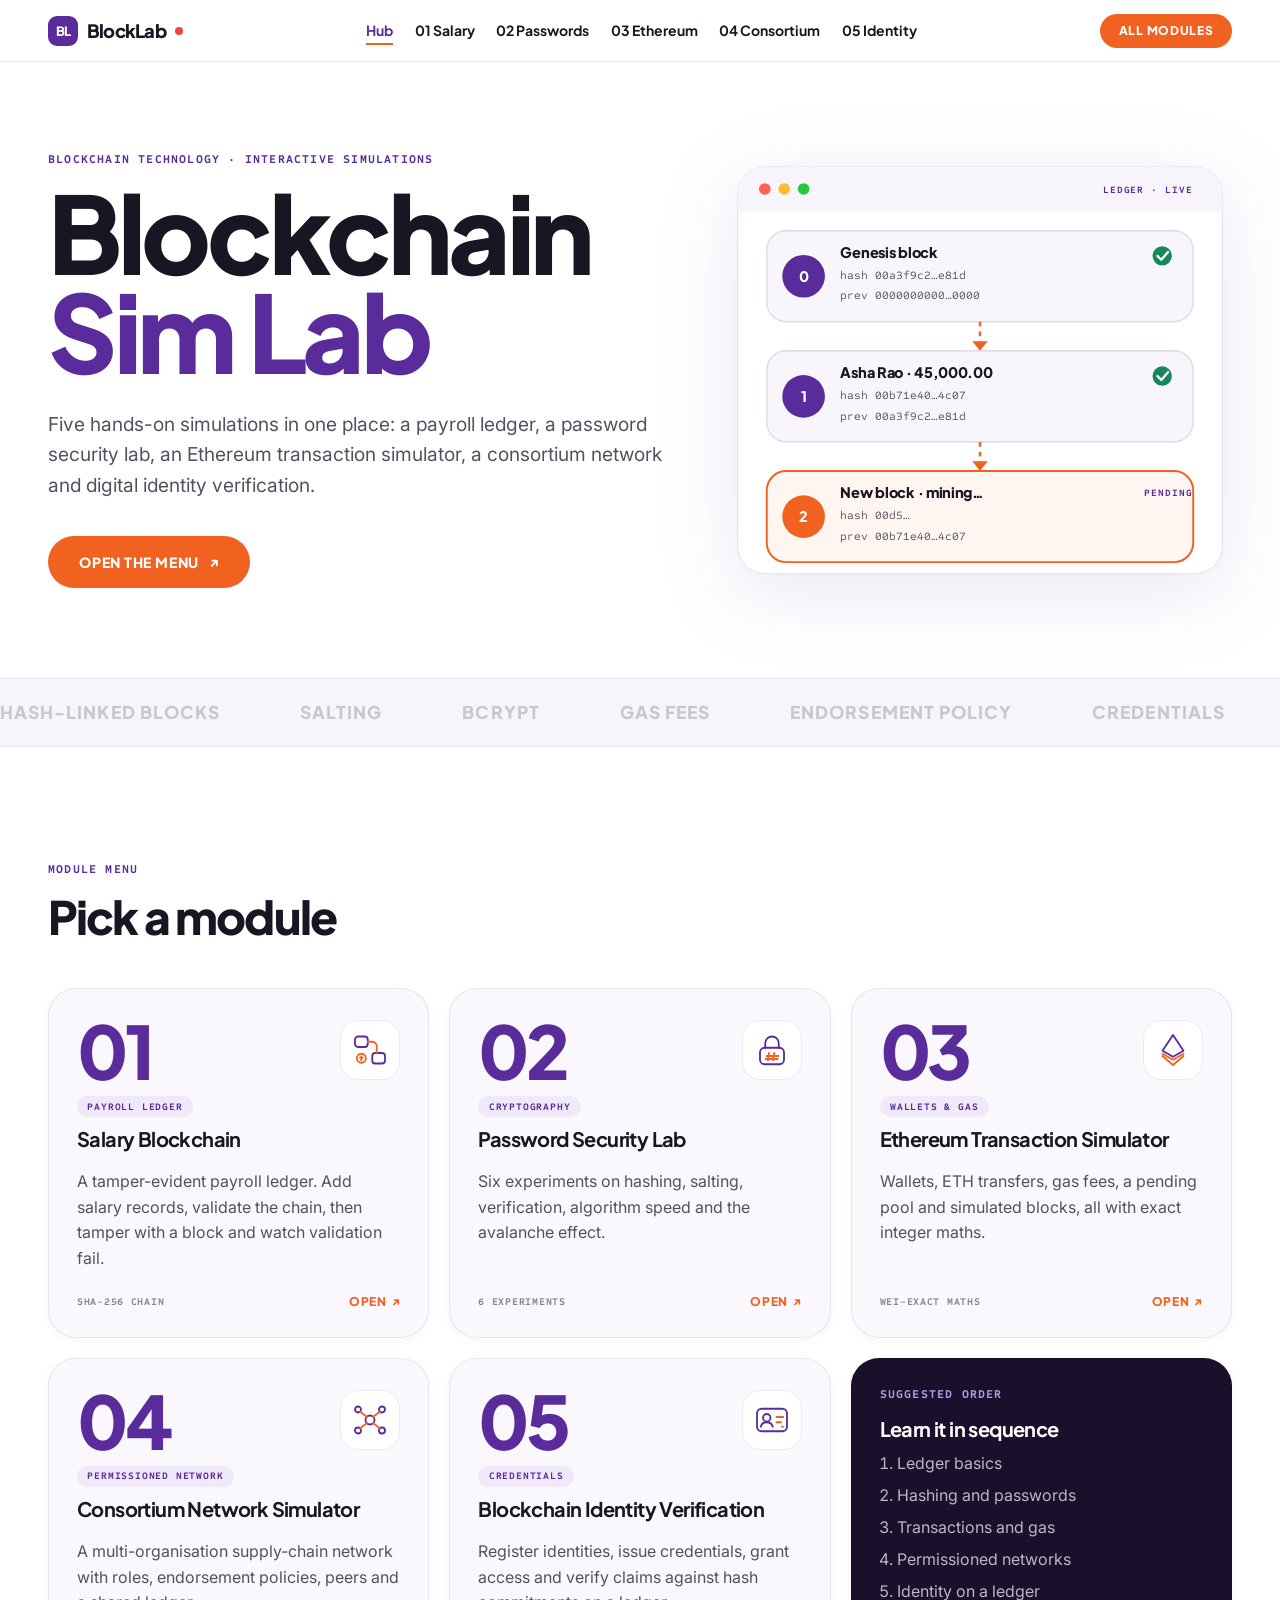
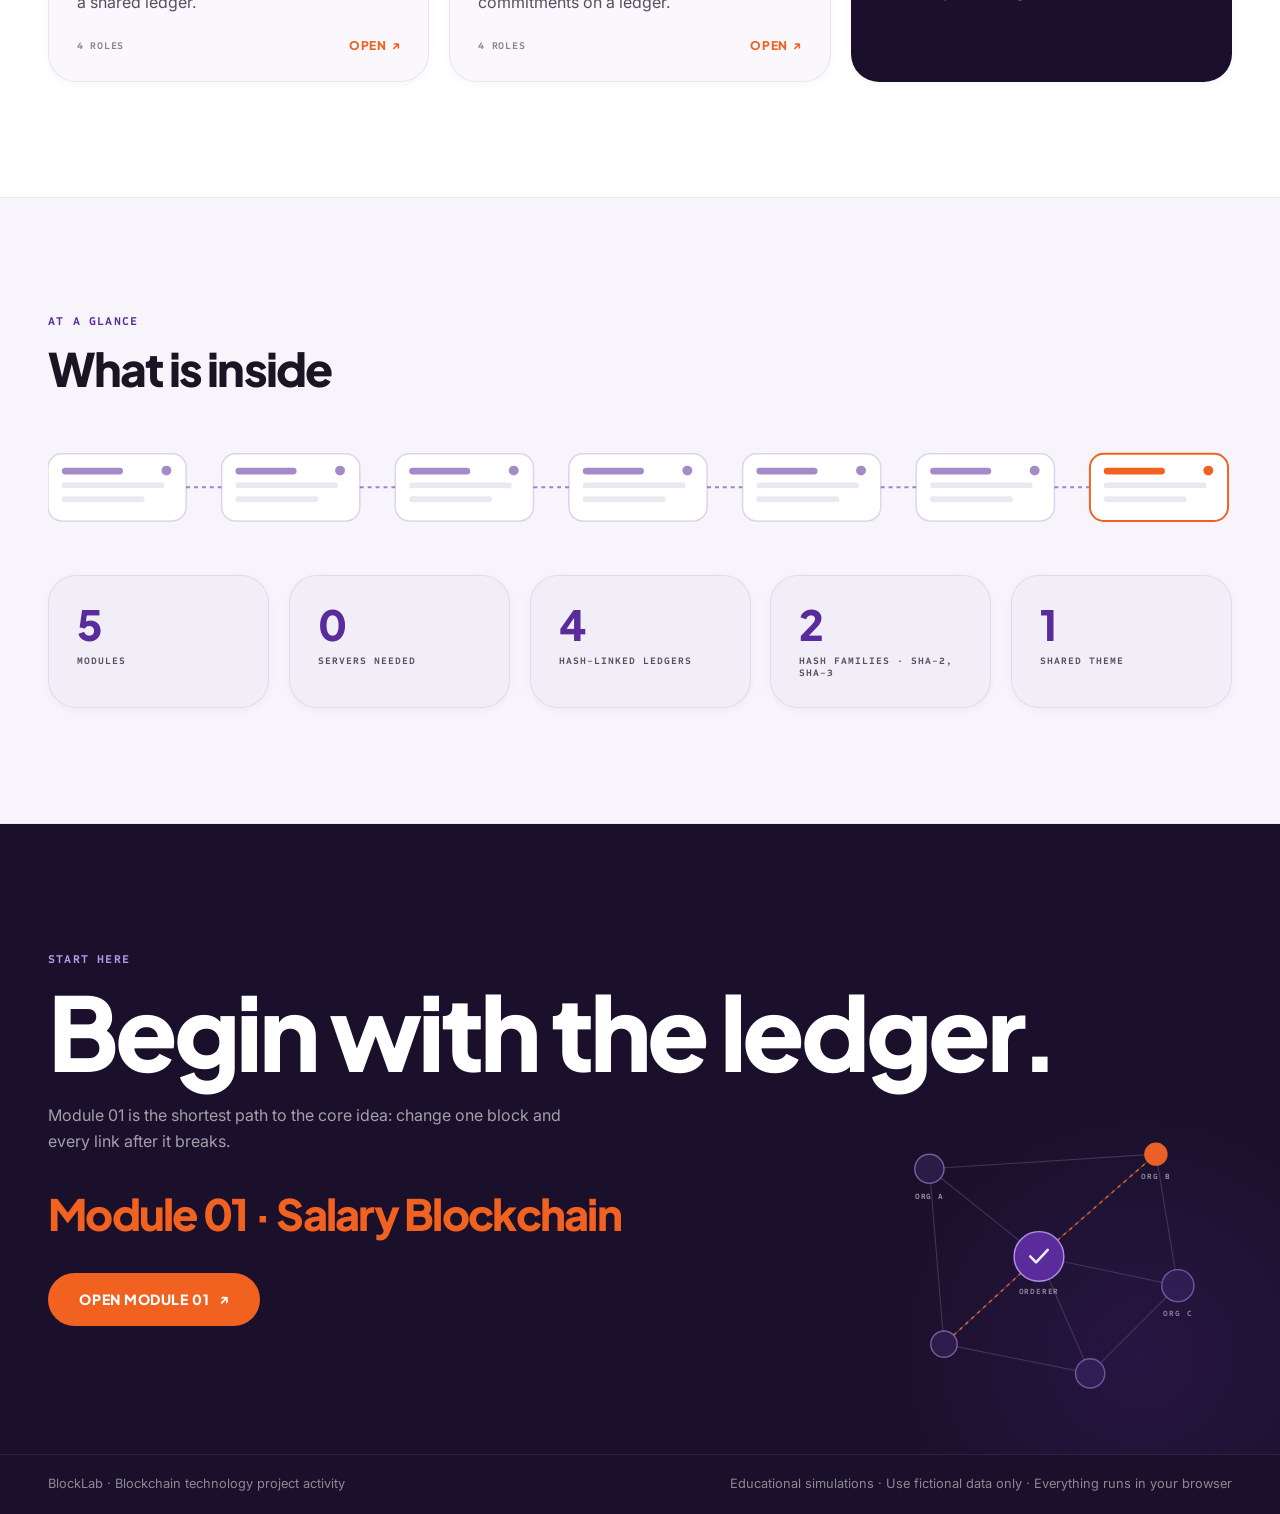
<file: index.html>
<!doctype html>
<html lang="en">
<head>
<meta charset="utf-8">
<meta name="viewport" content="width=device-width,initial-scale=1">
<title>Blockchain Sim Lab</title>
<link rel="preconnect" href="https://fonts.googleapis.com"><link rel="preconnect" href="https://fonts.gstatic.com" crossorigin>
<link href="https://fonts.googleapis.com/css2?family=Inter:wght@400;500;600&family=Plus+Jakarta+Sans:wght@600;700;800&family=Sometype+Mono:wght@400;700&display=swap" rel="stylesheet">
<link rel="stylesheet" href="css/theme.css">
<style>
.hero{display:grid;grid-template-columns:minmax(0,1.1fr) minmax(0,.9fr);gap:clamp(32px,5vw,72px);align-items:center;padding-block:clamp(48px,7vw,104px)}
.hero h1{font-size:clamp(3rem,8.4vw,7.2rem);line-height:.92}
.hero h1 em{font-style:normal;color:var(--purple)}
.hero .lead{margin-top:1.8rem}
.hero .row{margin-top:2.2rem}
.hero-art{width:100%;height:auto;display:block;filter:drop-shadow(0 18px 40px rgba(89,43,155,.12))}
.hero-art .win-f{fill:#fff;stroke:rgba(89,43,155,.14)}
.hero-art .bar-f{fill:var(--band)}
.hero-art .blk{fill:var(--glass);fill:rgba(89,43,155,.04);stroke:rgba(89,43,155,.16);stroke-width:1.5}
.hero-art .blk.hot{fill:rgba(241,98,33,.06);stroke:var(--orange);stroke-width:2}
.hero-art .no{fill:var(--purple)}
.hero-art .no-t{fill:#fff;font:800 15px var(--f-head)}
.hero-art .t1{fill:var(--ink);font:800 15px var(--f-head);letter-spacing:-.02em}
.hero-art .t2{fill:var(--body);font:400 12px var(--f-mono)}
.hero-art .t3{fill:var(--purple);font:700 10px var(--f-mono);letter-spacing:.1em}
.hero-art .ok-c{fill:var(--ok)}
.hero-art .link{stroke:var(--orange);stroke-width:2.5;stroke-dasharray:5 5;fill:none;animation:flow 1.2s linear infinite}
.hero-art .head{fill:var(--orange)}
@keyframes flow{to{stroke-dashoffset:-10}}
@media (max-width:900px){.hero{grid-template-columns:minmax(0,1fr)}.hero-art{max-width:520px;margin-inline:auto}}
.marquee{background:var(--band);border-block:1px solid var(--line);overflow:hidden;padding-block:1.4rem}
.marquee-track{display:flex;gap:80px;width:max-content;animation:slide 38s linear infinite;font:800 1.1rem var(--f-head);text-transform:uppercase;letter-spacing:.06em;color:var(--ink);opacity:.2}
@keyframes slide{to{transform:translateX(-50%)}}
.mod{display:flex;flex-direction:column;gap:.8rem;color:inherit;min-height:100%;position:relative}
.mod:hover{color:inherit}
.mod .no{font:800 clamp(3.2rem,6vw,4.6rem) var(--f-head);letter-spacing:-.06em;color:var(--purple);line-height:.9}
.mod .go{margin-top:auto;display:flex;align-items:center;justify-content:space-between;font:800 12px var(--f-head);text-transform:uppercase;letter-spacing:.06em;color:var(--orange);padding-top:.6rem}
.mod:hover .go .arrow{transform:rotate(0)}
.mod .go .arrow{transition:transform .25s}
.menu-dark{background:var(--night);border-color:transparent;color:rgba(255,255,255,.7)}
.menu-dark h3{color:#fff}.menu-dark .kicker{color:#b99ae8}.menu-dark ol{padding-left:1.1rem;margin:.6rem 0 0}.menu-dark li{margin-bottom:.4rem}
.ico{width:60px;height:60px;border-radius:18px;background:#fff;border:1px solid var(--glass-line);display:grid;place-items:center;flex:none;transition:transform .25s}
.mod:hover .ico{transform:rotate(-6deg) scale(1.06)}
.ico svg{width:36px;height:36px;fill:none;stroke:var(--purple);stroke-width:2.4;stroke-linecap:round;stroke-linejoin:round}
.ico svg .o{stroke:var(--orange)}.ico svg .fo{fill:var(--orange);stroke:none}
.chain-strip{width:100%;height:auto;display:block;margin:0 0 2.5rem}
.chain-strip .b{fill:#fff;stroke:rgba(89,43,155,.18);stroke-width:1.5}
.chain-strip .b.hot{stroke:var(--orange);stroke-width:2}
.chain-strip .l{stroke:var(--purple);stroke-width:2;stroke-dasharray:4 4;opacity:.55;animation:flow 1.2s linear infinite}
.chain-strip .h{fill:var(--line)}.chain-strip .h.p{fill:var(--purple);opacity:.55}.chain-strip .h.o{fill:var(--orange)}
.net-art{position:absolute;right:max(2rem,4vw);bottom:44px;width:min(30vw,380px);height:auto;z-index:0;pointer-events:none}
.net-art .e{stroke:rgba(255,255,255,.16);stroke-width:1.5;fill:none}
.net-art .e.hot{stroke:var(--orange);stroke-width:2;stroke-dasharray:5 6;animation:flow 1.4s linear infinite}
.net-art .n{fill:#2a1b47;stroke:rgba(185,154,232,.55);stroke-width:2}
.net-art .n.hot{fill:var(--orange);stroke:none}
.net-art .c{fill:var(--purple);stroke:#b99ae8;stroke-width:2}
.net-art text{fill:rgba(255,255,255,.55);font:700 11px var(--f-mono);letter-spacing:.1em}
@media (max-width:900px){.net-art{display:none}}
.band-dark{background:var(--night);position:relative;overflow:hidden;color:#fff}
.band-dark::after{content:'';position:absolute;right:-140px;bottom:-180px;width:560px;height:560px;border-radius:50%;background:radial-gradient(circle,rgba(89,43,155,.2),transparent 65%);pointer-events:none}
.band-dark .wrap{position:relative;z-index:1}
.band-dark h2{color:#fff;font-size:clamp(2.4rem,8vw,7rem);line-height:.95}
.band-dark p{color:rgba(255,255,255,.6)}
.band-dark .big{font:800 clamp(1.6rem,3.6vw,2.7rem) var(--f-head);letter-spacing:-.04em;color:var(--orange)}
</style>
</head>
<body data-base="">
<div id="nav"></div>
<main id="main">
  <section class="wrap hero">
    <div>
      <p class="kicker">Blockchain technology · interactive simulations</p>
      <h1>Blockchain <em>Sim Lab</em></h1>
      <p class="lead">Five hands-on simulations in one place: a payroll ledger, a password security lab, an Ethereum transaction simulator, a consortium network and digital identity verification.</p>
      <div class="row">
        <a class="btn lg" href="#modules">Open the menu <span class="arrow">→</span></a>
      </div>
    </div>
    <svg class="hero-art" viewBox="0 0 520 440" role="img" aria-label="Three linked blocks, each holding a hash and the previous block's hash">
      <rect class="win-f" x="10" y="10" width="500" height="420" rx="28"/>
      <path class="bar-f" d="M10 38a28 28 0 0 1 28-28h444a28 28 0 0 1 28 28v18H10z"/>
      <circle cx="38" cy="33" r="6" fill="#ff5f56"/><circle cx="58" cy="33" r="6" fill="#ffbd2e"/><circle cx="78" cy="33" r="6" fill="#27c93f"/>
      <text class="t3" x="480" y="37" text-anchor="end">LEDGER · LIVE</text>

      <rect class="blk" x="40" y="76" width="440" height="94" rx="20"/>
      <circle class="no" cx="78" cy="123" r="22"/><text class="no-t" x="78" y="128.5" text-anchor="middle">0</text>
      <text class="t1" x="116" y="104">Genesis block</text>
      <text class="t2" x="116" y="126">hash  00a3f9c2…e81d</text>
      <text class="t2" x="116" y="147">prev  0000000000…0000</text>
      <circle class="ok-c" cx="448" cy="102" r="10"/><path d="M443 102l4 4 7-8" stroke="#fff" stroke-width="2.4" fill="none" stroke-linecap="round" stroke-linejoin="round"/>

      <path class="link" d="M260 170V192"/><path class="head" d="M252 190h16l-8 10z"/>

      <rect class="blk" x="40" y="200" width="440" height="94" rx="20"/>
      <circle class="no" cx="78" cy="247" r="22"/><text class="no-t" x="78" y="252.5" text-anchor="middle">1</text>
      <text class="t1" x="116" y="228">Asha Rao · 45,000.00</text>
      <text class="t2" x="116" y="250">hash  00b71e40…4c07</text>
      <text class="t2" x="116" y="271">prev  00a3f9c2…e81d</text>
      <circle class="ok-c" cx="448" cy="226" r="10"/><path d="M443 226l4 4 7-8" stroke="#fff" stroke-width="2.4" fill="none" stroke-linecap="round" stroke-linejoin="round"/>

      <path class="link" d="M260 294V316"/><path class="head" d="M252 314h16l-8 10z"/>

      <rect class="blk hot" x="40" y="324" width="440" height="94" rx="20"/>
      <circle class="no" cx="78" cy="371" r="22" style="fill:var(--orange)"/><text class="no-t" x="78" y="376.5" text-anchor="middle">2</text>
      <text class="t1" x="116" y="352">New block · mining…</text>
      <text class="t2" x="116" y="374">hash  00d5…</text>
      <text class="t2" x="116" y="395">prev  00b71e40…4c07</text>
      <text class="t3" x="480" y="350" text-anchor="end">PENDING</text>
    </svg>
  </section>

  <div class="marquee" aria-hidden="true"><div class="marquee-track" id="marq"></div></div>

  <section class="sec" id="modules">
    <div class="wrap">
      <p class="kicker">Module menu</p>
      <h2 style="margin-bottom:3rem">Pick a module</h2>
      <div class="grid g3" id="menu"></div>
    </div>
  </section>

  <section class="sec band">
    <div class="wrap">
      <p class="kicker">At a glance</p>
      <h2 style="margin-bottom:3rem">What is inside</h2>
      <svg class="chain-strip" viewBox="0 0 1200 96" role="img" aria-label="A row of hash-linked blocks"><rect class="b" x="0" y="14" width="140" height="68" rx="14"/><rect class="h p" x="14" y="28" width="62" height="7" rx="3.5"/><rect class="h" x="14" y="43" width="104" height="6" rx="3"/><rect class="h" x="14" y="57" width="84" height="6" rx="3"/><circle class="h p" cx="120" cy="31" r="5"/><path class="l" d="M140 48H176"/><rect class="b" x="176" y="14" width="140" height="68" rx="14"/><rect class="h p" x="190" y="28" width="62" height="7" rx="3.5"/><rect class="h" x="190" y="43" width="104" height="6" rx="3"/><rect class="h" x="190" y="57" width="84" height="6" rx="3"/><circle class="h p" cx="296" cy="31" r="5"/><path class="l" d="M316 48H352"/><rect class="b" x="352" y="14" width="140" height="68" rx="14"/><rect class="h p" x="366" y="28" width="62" height="7" rx="3.5"/><rect class="h" x="366" y="43" width="104" height="6" rx="3"/><rect class="h" x="366" y="57" width="84" height="6" rx="3"/><circle class="h p" cx="472" cy="31" r="5"/><path class="l" d="M492 48H528"/><rect class="b" x="528" y="14" width="140" height="68" rx="14"/><rect class="h p" x="542" y="28" width="62" height="7" rx="3.5"/><rect class="h" x="542" y="43" width="104" height="6" rx="3"/><rect class="h" x="542" y="57" width="84" height="6" rx="3"/><circle class="h p" cx="648" cy="31" r="5"/><path class="l" d="M668 48H704"/><rect class="b" x="704" y="14" width="140" height="68" rx="14"/><rect class="h p" x="718" y="28" width="62" height="7" rx="3.5"/><rect class="h" x="718" y="43" width="104" height="6" rx="3"/><rect class="h" x="718" y="57" width="84" height="6" rx="3"/><circle class="h p" cx="824" cy="31" r="5"/><path class="l" d="M844 48H880"/><rect class="b" x="880" y="14" width="140" height="68" rx="14"/><rect class="h p" x="894" y="28" width="62" height="7" rx="3.5"/><rect class="h" x="894" y="43" width="104" height="6" rx="3"/><rect class="h" x="894" y="57" width="84" height="6" rx="3"/><circle class="h p" cx="1000" cy="31" r="5"/><path class="l" d="M1020 48H1056"/><rect class="b hot" x="1056" y="14" width="140" height="68" rx="14"/><rect class="h o" x="1070" y="28" width="62" height="7" rx="3.5"/><rect class="h" x="1070" y="43" width="104" height="6" rx="3"/><rect class="h" x="1070" y="57" width="84" height="6" rx="3"/><circle class="h o" cx="1176" cy="31" r="5"/></svg>
      <div class="grid g5">
        <div class="card tilt"><div class="stat">5</div><div class="stat-l">Modules</div></div>
        <div class="card tilt"><div class="stat">0</div><div class="stat-l">Servers needed</div></div>
        <div class="card tilt"><div class="stat">4</div><div class="stat-l">Hash-linked ledgers</div></div>
        <div class="card tilt"><div class="stat">2</div><div class="stat-l">Hash families · SHA-2, SHA-3</div></div>
        <div class="card tilt"><div class="stat">1</div><div class="stat-l">Shared theme</div></div>
      </div>
    </div>
  </section>

  <section class="band-dark" style="padding-block:clamp(72px,10vw,150px)">
    <svg class="net-art" viewBox="0 0 520 420" aria-hidden="true">
      <path class="e" d="M260 210L110 90M260 210L420 70M260 210L450 250M260 210L130 330M260 210L330 370M110 90L420 70M420 70L450 250M450 250L330 370M330 370L130 330M130 330L110 90"/>
      <path class="e hot" d="M260 210L420 70M260 210L130 330"/>
      <circle class="n" cx="110" cy="90" r="20"/><circle class="n hot" cx="420" cy="70" r="16"/><circle class="n" cx="450" cy="250" r="22"/><circle class="n" cx="130" cy="330" r="18"/><circle class="n" cx="330" cy="370" r="20"/>
      <circle class="c" cx="260" cy="210" r="34"/>
      <path d="M248 210l8 8 16-17" stroke="#fff" stroke-width="3.5" fill="none" stroke-linecap="round" stroke-linejoin="round"/>
      <text x="260" y="262" text-anchor="middle">ORDERER</text><text x="110" y="132" text-anchor="middle">ORG A</text><text x="420" y="104" text-anchor="middle">ORG B</text><text x="450" y="292" text-anchor="middle">ORG C</text>
    </svg>
    <div class="wrap">
      <p class="kicker" style="color:#b99ae8">Start here</p>
      <h2>Begin with the ledger.</h2>
      <p style="max-width:52ch;margin-top:1.5rem">Module 01 is the shortest path to the core idea: change one block and every link after it breaks.</p>
      <div class="big" style="margin-top:2rem">Module 01 · Salary Blockchain</div>
      <div class="row" style="margin-top:2rem"><a class="btn lg" href="m1/index.html">Open Module 01 <span class="arrow">→</span></a></div>
    </div>
  </section>
</main>
<footer class="foot-base"><div class="wrap"><span>BlockLab · Blockchain technology project activity</span><span>Educational simulations · Use fictional data only · Everything runs in your browser</span></div></footer>
<script src="js/common.js"></script>
<script>
(function(){
  var $=BL.$, esc=BL.esc;
var ICONS={
 1:'<svg viewBox="0 0 48 48"><rect x="4" y="6" width="17" height="14" rx="4"/><rect x="27" y="28" width="17" height="14" rx="4"/><path class="o" d="M21 13h6a6 6 0 0 1 6 6v9"/><circle class="o" cx="12.5" cy="35" r="6"/><path class="o" d="M12.5 32.5v5M10.8 34.2h3.4"/></svg>',
 2:'<svg viewBox="0 0 48 48"><rect x="8" y="21" width="32" height="22" rx="6"/><path d="M15 21v-6a9 9 0 0 1 18 0v6"/><path class="o" d="M20 28l-1.5 10M27 28l-1.5 10M16.5 32h16M15.5 36h16"/></svg>',
 3:'<svg viewBox="0 0 48 48"><path d="M24 4l14 21-14 8-14-8z"/><path class="o" d="M10 29l14 8 14-8M24 44l-14-12M24 44l14-12"/></svg>',
 4:'<svg viewBox="0 0 48 48"><circle cx="24" cy="24" r="6"/><circle cx="8" cy="10" r="4"/><circle cx="40" cy="10" r="4"/><circle cx="8" cy="38" r="4"/><circle cx="40" cy="38" r="4"/><path class="o" d="M20 20L11 13M28 20l9-7M20 28l-9 7M28 28l9 7"/></svg>',
 5:'<svg viewBox="0 0 48 48"><rect x="4" y="9" width="40" height="30" rx="6"/><circle cx="17" cy="21" r="5"/><path d="M9 33c1-4 4-6 8-6s7 2 8 6"/><path class="o" d="M30 20h9M30 27h6"/><circle class="fo" cx="38" cy="33" r="1.6"/></svg>'
};
  $('#menu').innerHTML=BL.MODS.map(function(m){
    return '<a class="card hover tilt mod rv" href="'+m.slug+'/index.html" aria-label="Module '+m.n+': '+esc(m.name)+'">'+
      '<div class="row between" style="flex-wrap:nowrap"><span class="no">'+String(m.n).padStart(2,'0')+'</span><span class="ico" aria-hidden="true">'+ICONS[m.n]+'</span></div>'+
      '<span class="badge" style="align-self:flex-start">'+esc(m.tag)+'</span><h3 style="margin-top:-.2rem">'+esc(m.name)+'</h3><p style="margin:0">'+esc(m.desc)+'</p>'+
      '<div class="go"><span class="mono" style="color:var(--muted);font-weight:700">'+esc(m.stat)+'</span><span>Open <span class="arrow">→</span></span></div></a>';
  }).join('')+
  '<div class="card menu-dark rv"><p class="kicker">Suggested order</p><h3>Learn it in sequence</h3><ol><li>Ledger basics</li><li>Hashing and passwords</li><li>Transactions and gas</li><li>Permissioned networks</li><li>Identity on a ledger</li></ol></div>';
  var names=['Hash-linked blocks','Salting','bcrypt','Gas fees','Endorsement policy','Credentials','Tamper detection','Wallets','Consensus','Verification'], t='';
  for(var i=0;i<2;i++) names.forEach(function(n){ t+='<span>'+n+'</span>'; });
  $('#marq').innerHTML=t;
  BL.shell({mod:0});
})();
</script>
</body>
</html>
</file>
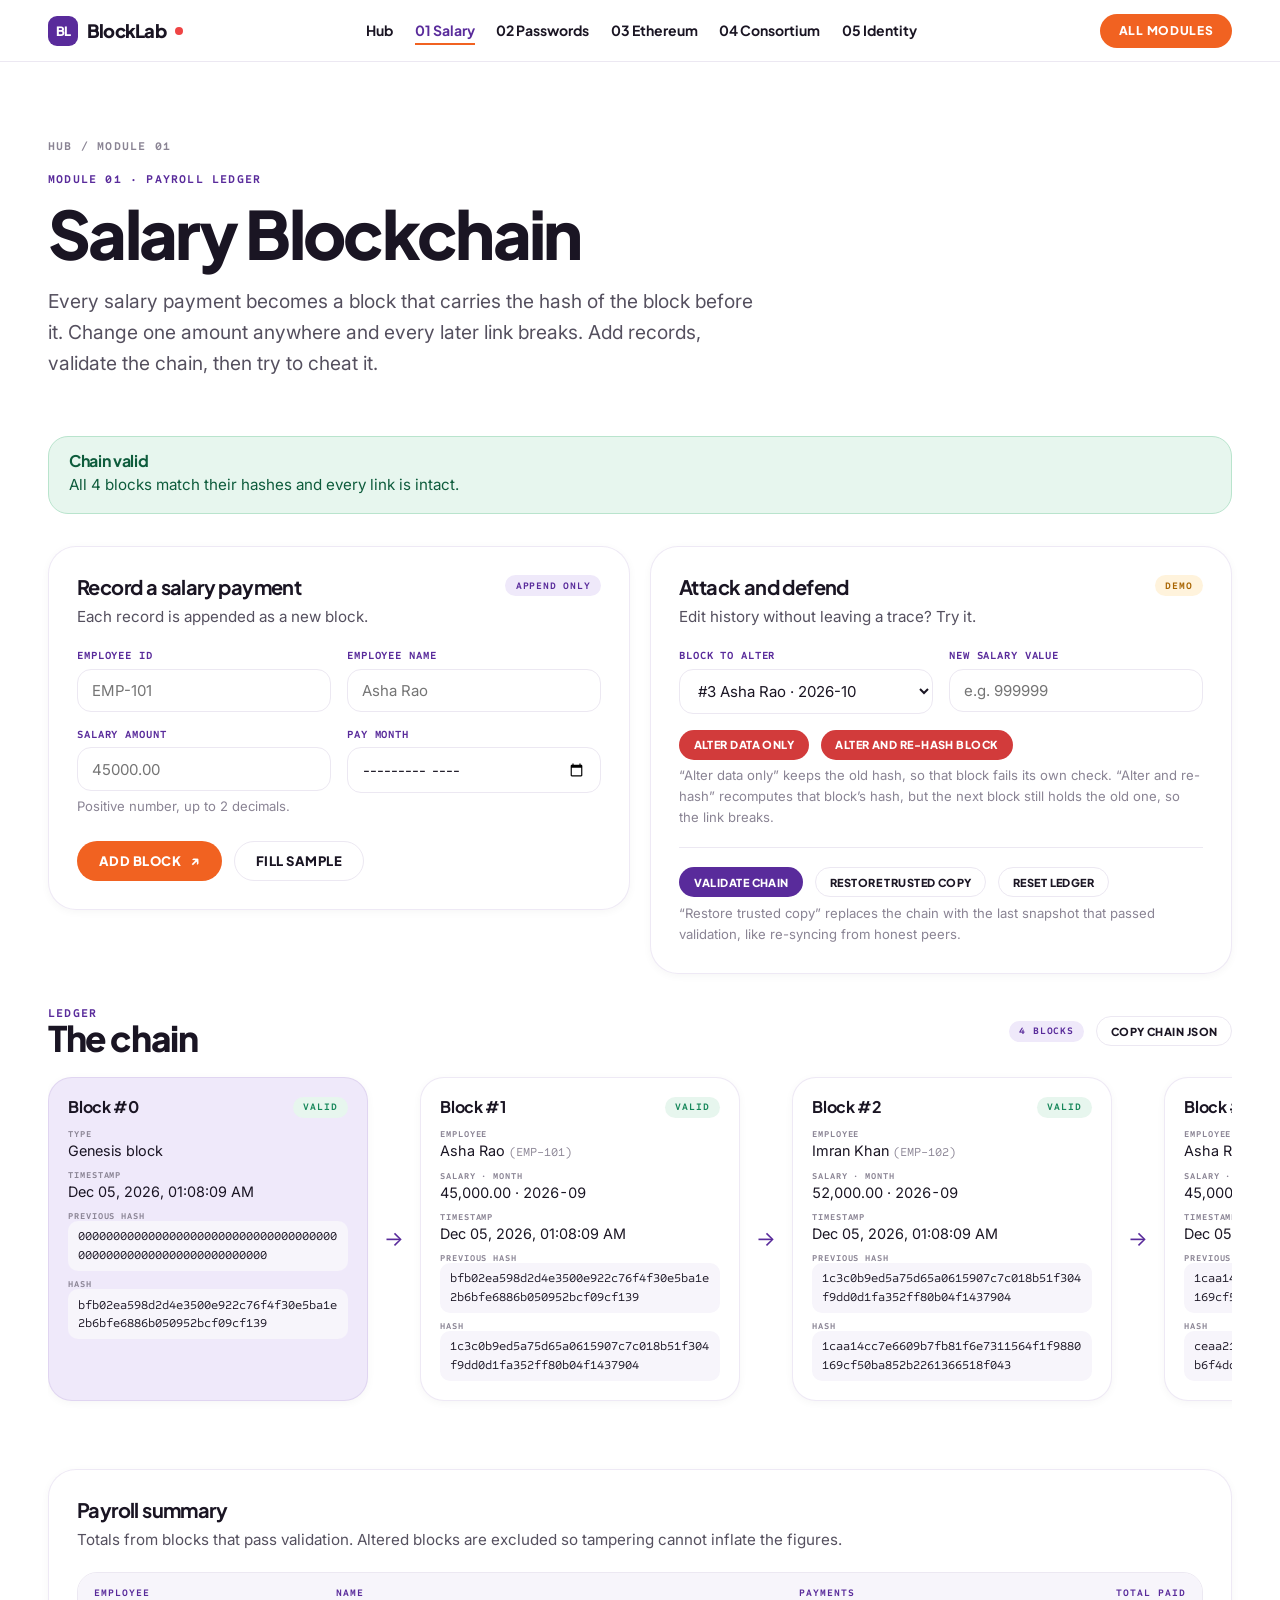
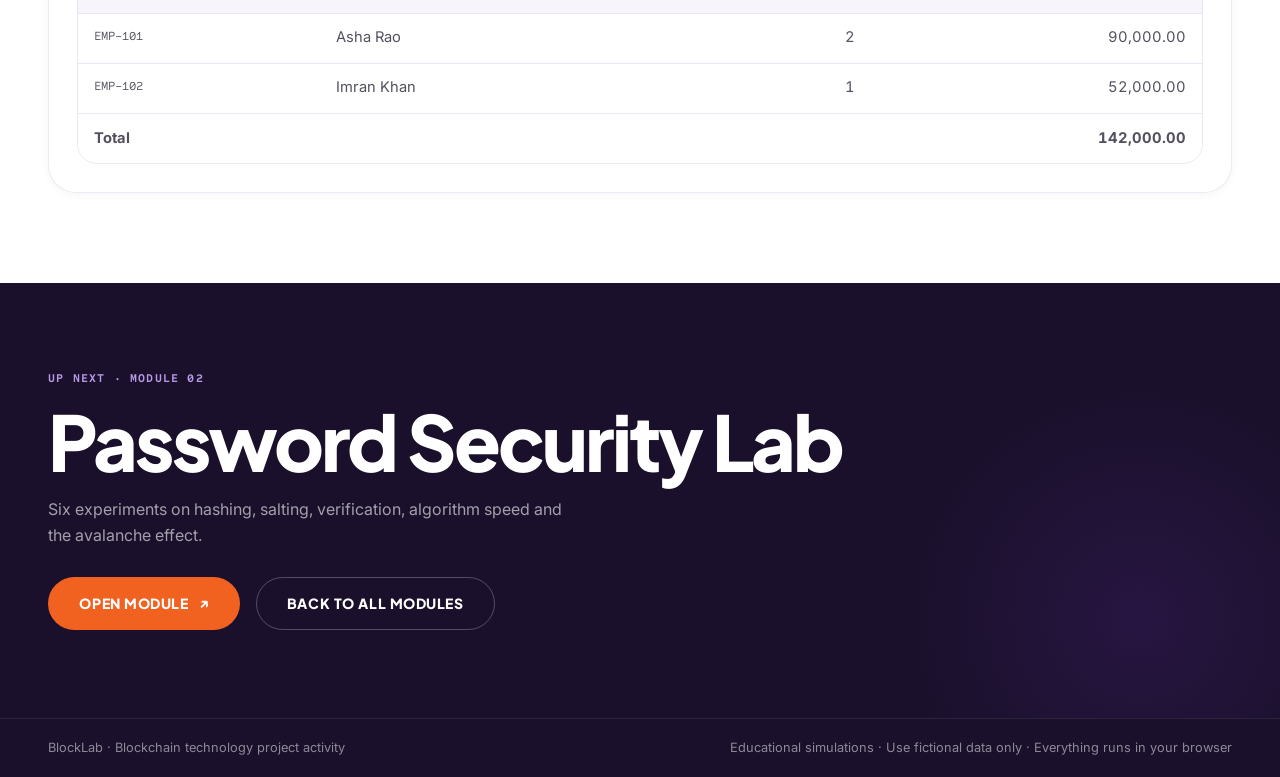
<file: m1/index.html>
<!doctype html>
<html lang="en">
<head>
<meta charset="utf-8">
<meta name="viewport" content="width=device-width,initial-scale=1">
<title>Salary Blockchain · BlockLab</title>
<link rel="preconnect" href="https://fonts.googleapis.com"><link rel="preconnect" href="https://fonts.gstatic.com" crossorigin>
<link href="https://fonts.googleapis.com/css2?family=Inter:wght@400;500;600&family=Plus+Jakarta+Sans:wght@600;700;800&family=Sometype+Mono:wght@400;700&display=swap" rel="stylesheet">
<link rel="stylesheet" href="../css/theme.css">
</head>
<body data-base="../">
<div id="nav"></div>
<main id="main">
  <div class="wrap mhead">
    <p class="crumbs"><a href="../index.html">Hub</a> / Module 01</p>
    <p class="kicker">Module 01 · Payroll ledger</p>
    <h1>Salary Blockchain</h1>
    <p class="lead">Every salary payment becomes a block that carries the hash of the block before it. Change one amount anywhere and every later link breaks. Add records, validate the chain, then try to cheat it.</p>
  </div>

  <div class="wrap">
    <div id="status" class="notice ok" role="status"></div>
  </div>

  <section class="wrap" style="padding-block:2rem 1rem">
    <div class="grid g2" style="align-items:start">
      <div class="card white">
        <div class="card-head"><div><h3>Record a salary payment</h3><p>Each record is appended as a new block.</p></div><span class="badge">Append only</span></div>
        <form id="addForm" novalidate>
          <div class="form-row">
            <div class="field"><label for="empId">Employee ID</label><input id="empId" autocomplete="off" placeholder="EMP-101" maxlength="20"></div>
            <div class="field"><label for="empName">Employee name</label><input id="empName" autocomplete="off" placeholder="Asha Rao" maxlength="60"></div>
          </div>
          <div class="form-row">
            <div class="field"><label for="salary">Salary amount</label><input id="salary" inputmode="decimal" autocomplete="off" placeholder="45000.00"><p class="hint">Positive number, up to 2 decimals.</p></div>
            <div class="field"><label for="month">Pay month</label><input id="month" type="month"></div>
          </div>
          <div id="formErr" class="err" role="alert"></div>
          <div class="row" style="margin-top:.5rem"><button class="btn" type="submit">Add block <span class="arrow">→</span></button>
          <button class="btn ghost" type="button" id="fillDemo">Fill sample</button></div>
        </form>
      </div>

      <div class="stack">
        <div class="card white">
          <div class="card-head"><div><h3>Attack and defend</h3><p>Edit history without leaving a trace? Try it.</p></div><span class="badge warn">Demo</span></div>
          <div class="form-row">
            <div class="field"><label for="tBlock">Block to alter</label><select id="tBlock"></select></div>
            <div class="field"><label for="tSalary">New salary value</label><input id="tSalary" inputmode="decimal" placeholder="e.g. 999999"></div>
          </div>
          <div class="row">
            <button class="btn danger sm" id="btnTamper" type="button">Alter data only</button>
            <button class="btn danger sm" id="btnTamperRehash" type="button">Alter and re-hash block</button>
          </div>
          <p class="hint">“Alter data only” keeps the old hash, so that block fails its own check. “Alter and re-hash” recomputes that block’s hash, but the next block still holds the old one, so the link breaks.</p>
          <hr style="border:0;border-top:1px solid var(--line);margin:1.2rem 0">
          <div class="row">
            <button class="btn purple sm" id="btnValidate" type="button">Validate chain</button>
            <button class="btn ghost sm" id="btnRestore" type="button">Restore trusted copy</button>
            <button class="btn ghost sm" id="btnReset" type="button">Reset ledger</button>
          </div>
          <p class="hint">“Restore trusted copy” replaces the chain with the last snapshot that passed validation, like re-syncing from honest peers.</p>
        </div>
      </div>
    </div>
  </section>

  <section class="wrap" style="padding-block:1rem 2rem">
    <div class="row between" style="margin-bottom:.75rem"><div><p class="kicker" style="margin:0">Ledger</p><h2 style="font-size:clamp(1.6rem,3vw,2.2rem)">The chain</h2></div>
      <div class="row"><span class="badge" id="blockCount"></span><button class="btn ghost sm" id="btnCopy" type="button">Copy chain JSON</button></div></div>
    <div class="chain" id="chain" tabindex="0" aria-label="Blockchain blocks, scroll sideways"></div>
  </section>

  <section class="wrap" style="padding-block:1rem clamp(48px,7vw,96px)">
    <div class="card white">
      <div class="card-head"><div><h3>Payroll summary</h3><p>Totals from blocks that pass validation. Altered blocks are excluded so tampering cannot inflate the figures.</p></div></div>
      <div class="tw"><table><thead><tr><th>Employee</th><th>Name</th><th class="right">Payments</th><th class="right">Total paid</th></tr></thead><tbody id="summary"></tbody></table></div>
    </div>
  </section>
</main>
<div id="foot"></div>
<script src="../js/common.js"></script>
<script>
(function(){
  'use strict';
  var KEY='blocklab.m1.chain', SNAP='blocklab.m1.trusted';
  var chain, $=BL.$, esc=BL.esc;

  function money(c){ return (c/100).toLocaleString(undefined,{minimumFractionDigits:2,maximumFractionDigits:2}); }
  function genesis(){ return BL.makeBlock(0,{type:'genesis',note:'Genesis block'},BL.ZERO); }
  function save(){ BL.store.set(KEY,chain); }
  function load(){
    var c=BL.store.get(KEY,null);
    if(!Array.isArray(c)||!c.length||!c[0].data){ chain=[genesis()]; BL.store.set(SNAP,chain); save(); }
    else chain=c;
  }
  function parseCents(s){
    s=String(s).trim().replace(/,/g,'');
    if(!/^\d+(\.\d{1,2})?$/.test(s)) return null;
    var c=Math.round(parseFloat(s)*100);
    return (c>0 && c<=100000000000)?c:null;
  }
  function records(){ return chain.slice(1).filter(function(b){return b.data&&b.data.employeeId;}); }
  function addRecord(rec){
    var prev=chain[chain.length-1];
    chain.push(BL.makeBlock(chain.length,rec,prev.hash)); save();
    if(BL.verifyChain(chain).ok) BL.store.set(SNAP,chain);
  }
  function refresh(){
    var v=BL.verifyChain(chain), bad={};
    v.issues.forEach(function(i){ (bad[i.index]=bad[i.index]||[]).push(i.reason); });
    var st=$('#status');
    if(v.ok){ st.className='notice ok'; st.innerHTML='<h4>Chain valid</h4>All '+chain.length+' blocks match their hashes and every link is intact.'; }
    else{
      var first=v.issues[0].index;
      st.className='notice bad'; st.innerHTML='<h4>Chain invalid</h4>First problem at block #'+first+': '+esc(v.issues[0].reason)+'. '+v.issues.length+' issue'+(v.issues.length>1?'s':'')+' found in total.';
    }
    $('#blockCount').textContent=chain.length+' block'+(chain.length>1?'s':'');
    var html='';
    chain.forEach(function(b,i){
      var d=b.data||{}, isG=i===0, isBad=!!bad[i];
      html+='<article class="block'+(isG?' genesis':'')+(isBad?' bad':'')+'" aria-label="Block '+i+'">'+
        '<h4>Block #'+i+(isBad?'<span class="badge bad">Invalid</span>':'<span class="badge ok">Valid</span>')+'</h4><dl>'+
        (isG?'<div><dt>Type</dt><dd>Genesis block</dd></div>':
        '<div><dt>Employee</dt><dd>'+esc(d.employeeName)+' <span class="muted mono">('+esc(d.employeeId)+')</span></dd></div>'+
        '<div><dt>Salary · month</dt><dd class="num">'+(typeof d.salaryCents==='number'?money(d.salaryCents):esc(d.salaryCents))+' · '+esc(d.month)+'</dd></div>')+
        '<div><dt>Timestamp</dt><dd>'+esc(BL.fmtTime(b.timestamp))+'</dd></div>'+
        '<div><dt>Previous hash</dt><dd><span class="hash">'+esc(b.prevHash)+'</span></dd></div>'+
        '<div><dt>Hash</dt><dd><span class="hash">'+esc(b.hash)+'</span></dd></div>'+
        (isBad?'<div><dt>Why it failed</dt><dd style="color:var(--bad)">'+esc(bad[i].join('; '))+'</dd></div>':'')+
        '</dl></article>'+(i<chain.length-1?'<div class="link-arrow" aria-hidden="true">→</div>':'');
    });
    $('#chain').innerHTML=html;
    var sel=$('#tBlock'), cur=sel.value;
    sel.innerHTML=chain.map(function(b,i){ var d=b.data||{}; return '<option value="'+i+'">#'+i+(i===0?' Genesis':' '+esc(d.employeeName)+' · '+esc(d.month))+'</option>'; }).join('');
    if(cur&&cur<chain.length) sel.value=cur; else sel.value=chain.length-1;
    // summary only from blocks that validate
    var sum={};
    records().forEach(function(b){
      if(bad[b.index]) return;
      var d=b.data, s=sum[d.employeeId]||(sum[d.employeeId]={name:d.employeeName,n:0,t:0});
      s.n++; s.t+=d.salaryCents;
    });
    var ids=Object.keys(sum), rows='', grand=0;
    ids.forEach(function(id){ var s=sum[id]; grand+=s.t; rows+='<tr><td class="mono">'+esc(id)+'</td><td>'+esc(s.name)+'</td><td class="right num">'+s.n+'</td><td class="right num">'+money(s.t)+'</td></tr>'; });
    $('#summary').innerHTML=ids.length?rows+'<tr><td colspan="3"><b>Total</b></td><td class="right num"><b>'+money(grand)+'</b></td></tr>':'<tr><td colspan="4"><div class="empty">No salary records yet. Add one above.</div></td></tr>';
  }

  $('#addForm').addEventListener('submit',function(e){
    e.preventDefault();
    var id=$('#empId').value.trim().toUpperCase(), name=$('#empName').value.trim().replace(/\s+/g,' '),
        cents=parseCents($('#salary').value), month=$('#month').value, err='';
    if(!BL.verifyChain(chain).ok) err='The chain is currently invalid. Restore the trusted copy or reset before adding records.';
    else if(!/^[A-Z0-9][A-Z0-9_-]{1,19}$/.test(id)) err='Employee ID must be 2–20 letters, digits, dashes or underscores.';
    else if(name.length<2) err='Enter the employee’s name.';
    else if(cents===null) err='Salary must be a positive amount with at most 2 decimals.';
    else if(!/^\d{4}-(0[1-9]|1[0-2])$/.test(month)) err='Choose a pay month.';
    else{
      var clash=records().find(function(b){return b.data.employeeId===id&&b.data.employeeName.toLowerCase()!==name.toLowerCase();});
      var dup=records().find(function(b){return b.data.employeeId===id&&b.data.month===month;});
      if(clash) err='ID '+id+' already belongs to '+clash.data.employeeName+'.';
      else if(dup) err=id+' already has a salary recorded for '+month+'. Blocks are permanent, so duplicates are refused.';
    }
    $('#formErr').textContent=err;
    if(err) return;
    addRecord({employeeId:id,employeeName:name,salaryCents:cents,month:month});
    BL.toast('Block #'+(chain.length-1)+' added','ok');
    $('#salary').value=''; refresh();
  });
  $('#fillDemo').addEventListener('click',function(){
    var d=new Date(); $('#empId').value='EMP-'+(100+Math.floor(Math.random()*800)); $('#empName').value=['Asha Rao','Imran Khan','Meera Nair','Rahul Verma'][Math.floor(Math.random()*4)];
    $('#salary').value=String(30000+Math.floor(Math.random()*40000))+'.00'; $('#month').value=d.getFullYear()+'-'+String(d.getMonth()+1).padStart(2,'0');
  });
  function tamper(rehash){
    var i=parseInt($('#tBlock').value,10), b=chain[i], raw=$('#tSalary').value.trim();
    if(!b) return;
    if(i===0){ b.data.note='Edited genesis'; }
    else{
      var c=raw?parseCents(raw):b.data.salaryCents+1000000;
      if(c===null){ BL.toast('Enter a valid new salary (or leave blank to add 10,000)','bad'); return; }
      b.data.salaryCents=c;
    }
    if(rehash) b.hash=BL.hashBlock(b);
    save(); refresh();
    BL.toast(rehash?'Block re-hashed, but the next link now fails':'Data changed, hash left alone','bad');
  }
  $('#btnTamper').addEventListener('click',function(){tamper(false);});
  $('#btnTamperRehash').addEventListener('click',function(){tamper(true);});
  $('#btnValidate').addEventListener('click',function(){ var v=BL.verifyChain(chain); refresh(); BL.toast(v.ok?'Chain is valid':'Chain is INVALID', v.ok?'ok':'bad'); });
  $('#btnRestore').addEventListener('click',function(){ chain=BL.store.get(SNAP,[genesis()]); save(); refresh(); BL.toast('Trusted copy restored','ok'); });
  $('#btnReset').addEventListener('click',function(){ chain=[genesis()]; BL.store.set(SNAP,chain); save(); refresh(); BL.toast('Ledger reset to genesis'); });
  $('#btnCopy').addEventListener('click',function(){ BL.copy(JSON.stringify(chain,null,2)); });

  BL.shell({mod:1}); load();
  if(chain.length===1){ // realistic opening state
    [['EMP-101','Asha Rao',4500000,'2026-09'],['EMP-102','Imran Khan',5200000,'2026-09'],['EMP-101','Asha Rao',4500000,'2026-10']].forEach(function(r){ addRecord({employeeId:r[0],employeeName:r[1],salaryCents:r[2],month:r[3]}); });
  }
  refresh();
})();
</script>
</body>
</html>
</file>
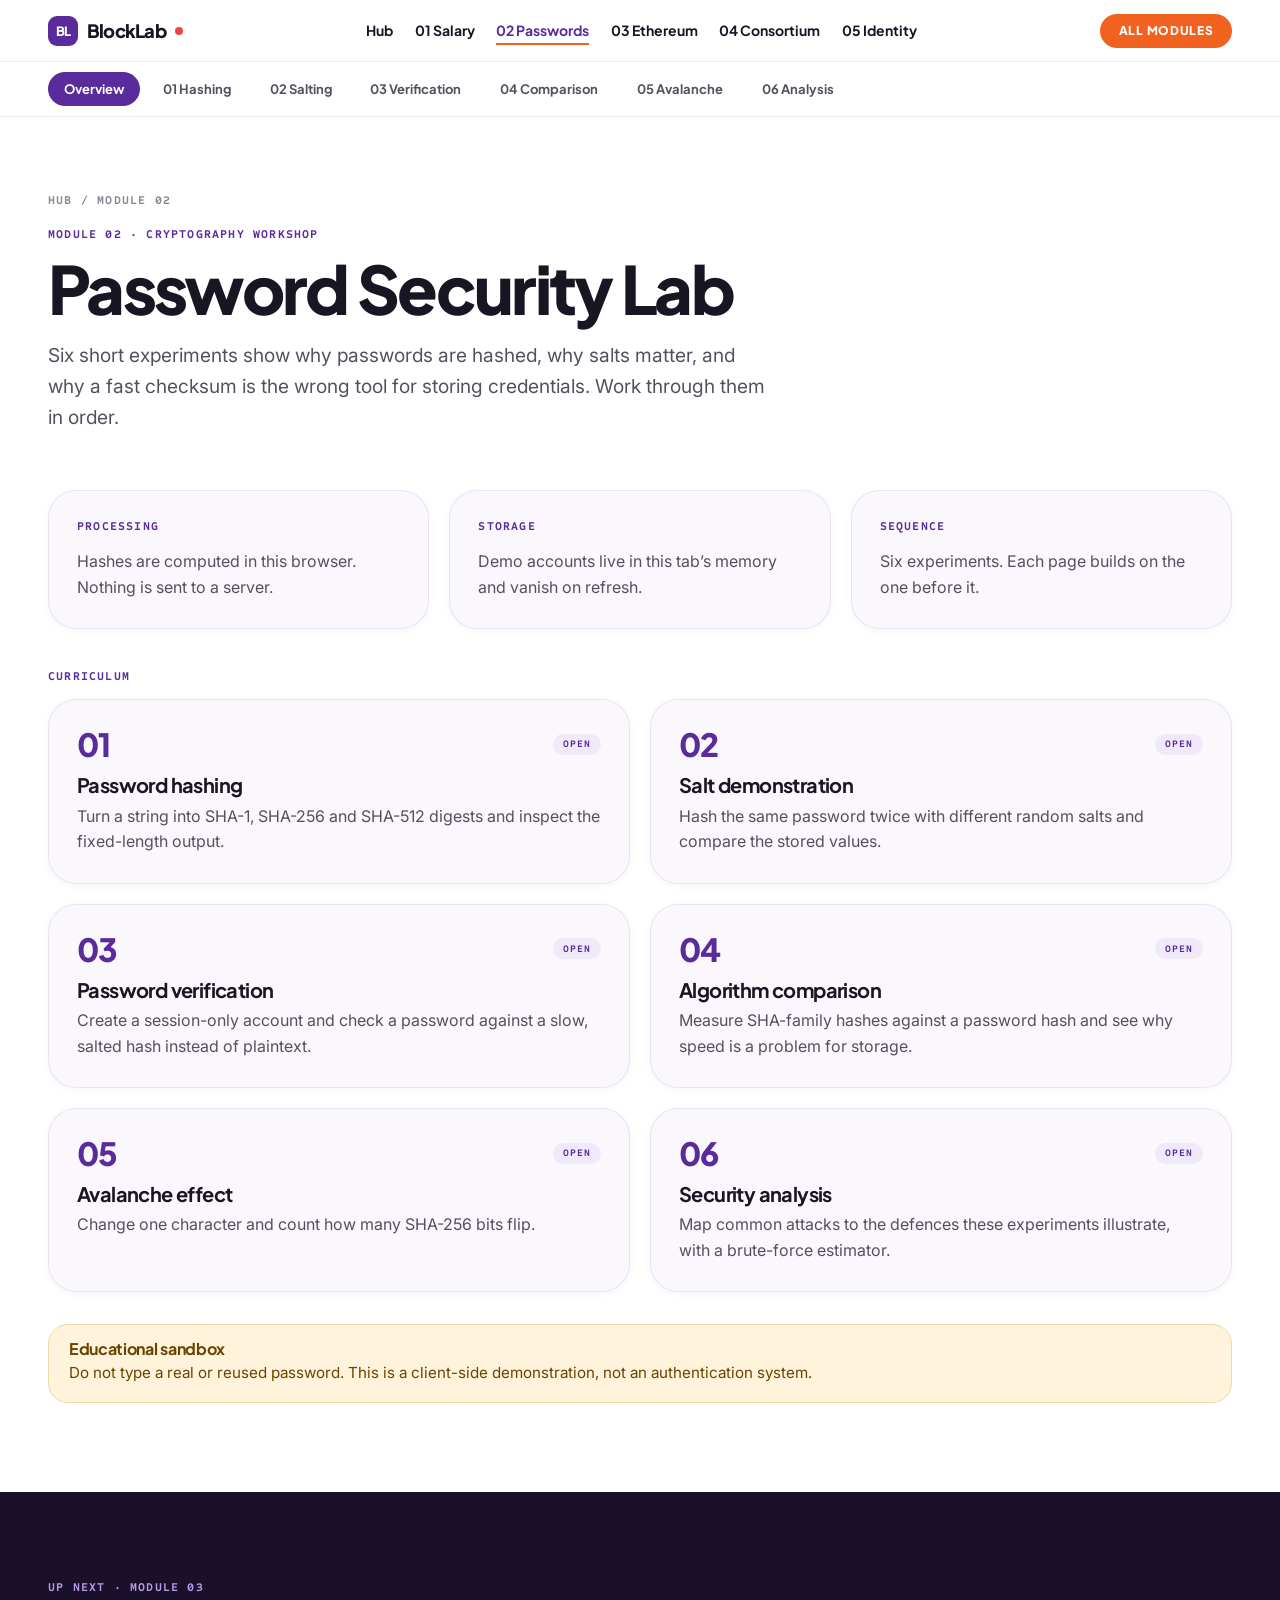
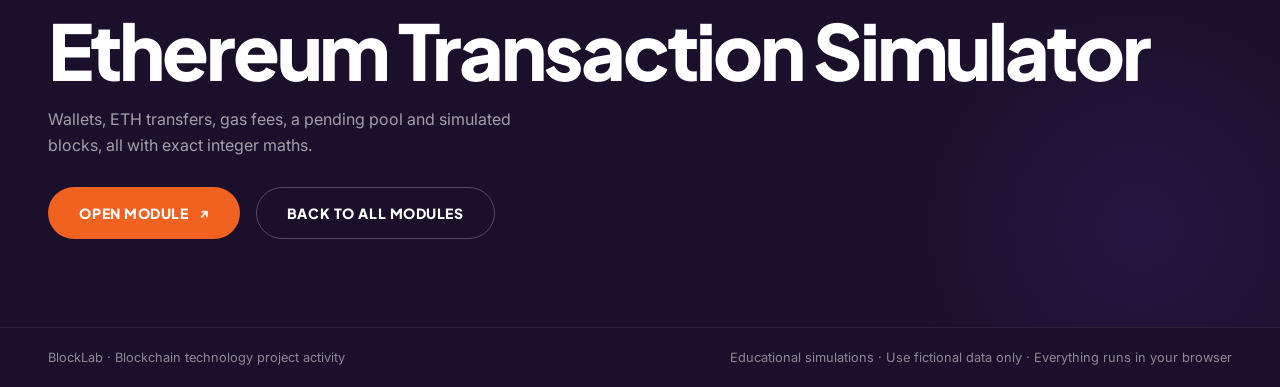
<file: m2/index.html>
<!doctype html>
<html lang="en">
<head>
<meta charset="utf-8">
<meta name="viewport" content="width=device-width,initial-scale=1">
<title>Overview · Password Security Lab · BlockLab</title>
<link rel="preconnect" href="https://fonts.googleapis.com"><link rel="preconnect" href="https://fonts.gstatic.com" crossorigin>
<link href="https://fonts.googleapis.com/css2?family=Inter:wght@400;500;600&family=Plus+Jakarta+Sans:wght@600;700;800&family=Sometype+Mono:wght@400;700&display=swap" rel="stylesheet">
<link rel="stylesheet" href="../css/theme.css">
</head>
<body data-base="../" data-page="index">
<div id="nav"></div>
<div class="subnav"><div class="subnav-in" role="navigation" aria-label="Experiments"><a href="index.html" class="on">Overview</a><a href="hashing.html">01 Hashing</a><a href="salt.html">02 Salting</a><a href="verification.html">03 Verification</a><a href="comparison.html">04 Comparison</a><a href="avalanche.html">05 Avalanche</a><a href="security.html">06 Analysis</a></div></div>
<main id="main">
  <div class="wrap mhead">
    <p class="crumbs"><a href="../index.html">Hub</a> / <a href="index.html">Module 02</a></p>
    <p class="kicker">Module 02 · Cryptography workshop</p>
    <h1>Password Security Lab</h1>
    <p class="lead">Six short experiments show why passwords are hashed, why salts matter, and why a fast checksum is the wrong tool for storing credentials. Work through them in order.</p>
  </div>
  <div class="wrap" style="padding-bottom:clamp(48px,7vw,96px)">

    <div class="grid g3" style="margin-bottom:2.5rem">
      <div class="card"><p class="kicker">Processing</p><p style="margin:0">Hashes are computed in this browser. Nothing is sent to a server.</p></div>
      <div class="card"><p class="kicker">Storage</p><p style="margin:0">Demo accounts live in this tab’s memory and vanish on refresh.</p></div>
      <div class="card"><p class="kicker">Sequence</p><p style="margin:0">Six experiments. Each page builds on the one before it.</p></div>
    </div>
    <p class="kicker">Curriculum</p>
    <div class="grid g2" id="curr">
      <a class="card hover" href="hashing.html" style="display:block;color:inherit"><div class="row between"><span class="stat" style="font-size:2rem">01</span><span class="badge">Open</span></div><h3 style="margin-top:.8rem">Password hashing</h3><p style="margin:.4rem 0 0">Turn a string into SHA-1, SHA-256 and SHA-512 digests and inspect the fixed-length output.</p></a>
      <a class="card hover" href="salt.html" style="display:block;color:inherit"><div class="row between"><span class="stat" style="font-size:2rem">02</span><span class="badge">Open</span></div><h3 style="margin-top:.8rem">Salt demonstration</h3><p style="margin:.4rem 0 0">Hash the same password twice with different random salts and compare the stored values.</p></a>
      <a class="card hover" href="verification.html" style="display:block;color:inherit"><div class="row between"><span class="stat" style="font-size:2rem">03</span><span class="badge">Open</span></div><h3 style="margin-top:.8rem">Password verification</h3><p style="margin:.4rem 0 0">Create a session-only account and check a password against a slow, salted hash instead of plaintext.</p></a>
      <a class="card hover" href="comparison.html" style="display:block;color:inherit"><div class="row between"><span class="stat" style="font-size:2rem">04</span><span class="badge">Open</span></div><h3 style="margin-top:.8rem">Algorithm comparison</h3><p style="margin:.4rem 0 0">Measure SHA-family hashes against a password hash and see why speed is a problem for storage.</p></a>
      <a class="card hover" href="avalanche.html" style="display:block;color:inherit"><div class="row between"><span class="stat" style="font-size:2rem">05</span><span class="badge">Open</span></div><h3 style="margin-top:.8rem">Avalanche effect</h3><p style="margin:.4rem 0 0">Change one character and count how many SHA-256 bits flip.</p></a>
      <a class="card hover" href="security.html" style="display:block;color:inherit"><div class="row between"><span class="stat" style="font-size:2rem">06</span><span class="badge">Open</span></div><h3 style="margin-top:.8rem">Security analysis</h3><p style="margin:.4rem 0 0">Map common attacks to the defences these experiments illustrate, with a brute-force estimator.</p></a>
    </div>
    <div class="notice warn" style="margin-top:2rem"><h4>Educational sandbox</h4>Do not type a real or reused password. This is a client-side demonstration, not an authentication system.</div>

  </div>
</main>
<div id="foot"></div>
<script src="../js/common.js"></script>
<script src="m2.js"></script>
</body>
</html>
</file>
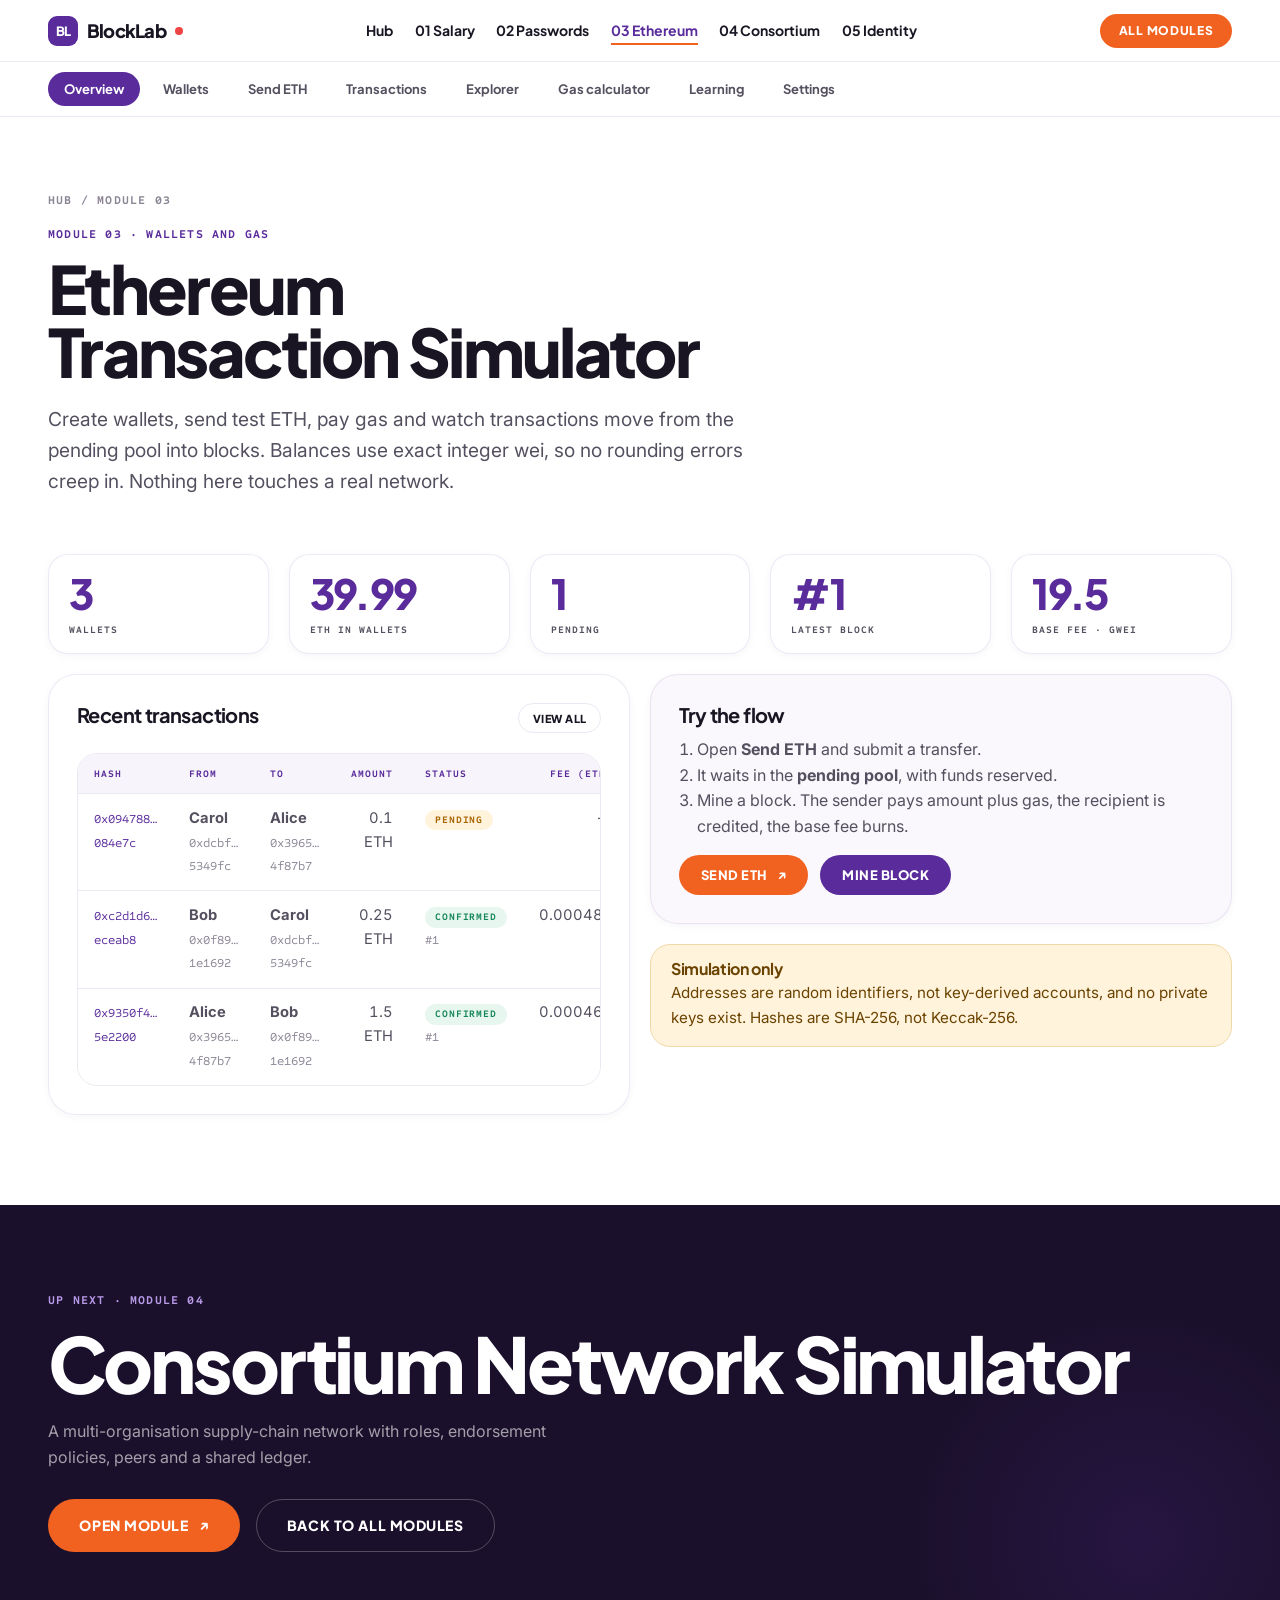
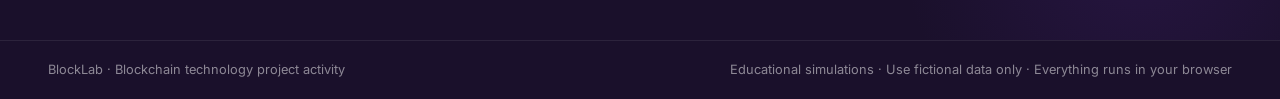
<file: m3/index.html>
<!doctype html>
<html lang="en">
<head>
<meta charset="utf-8">
<meta name="viewport" content="width=device-width,initial-scale=1">
<title>Ethereum Transaction Simulator · BlockLab</title>
<link rel="preconnect" href="https://fonts.googleapis.com"><link rel="preconnect" href="https://fonts.gstatic.com" crossorigin>
<link href="https://fonts.googleapis.com/css2?family=Inter:wght@400;500;600&family=Plus+Jakarta+Sans:wght@600;700;800&family=Sometype+Mono:wght@400;700&display=swap" rel="stylesheet">
<link rel="stylesheet" href="../css/theme.css">
</head>
<body data-base="../">
<div id="nav"></div>
<div class="subnav"><div class="subnav-in" id="tabs" role="navigation" aria-label="Simulator sections">
  <a href="#overview" data-r="overview">Overview</a><a href="#wallets" data-r="wallets">Wallets</a><a href="#send" data-r="send">Send ETH</a>
  <a href="#transactions" data-r="transactions">Transactions</a><a href="#explorer" data-r="explorer">Explorer</a><a href="#gas" data-r="gas">Gas calculator</a>
  <a href="#learning" data-r="learning">Learning</a><a href="#config" data-r="config">Settings</a>
</div></div>
<main id="main">
  <div class="wrap mhead">
    <p class="crumbs"><a href="../index.html">Hub</a> / Module 03</p>
    <p class="kicker">Module 03 · Wallets and gas</p>
    <h1>Ethereum Transaction Simulator</h1>
    <p class="lead">Create wallets, send test ETH, pay gas and watch transactions move from the pending pool into blocks. Balances use exact integer wei, so no rounding errors creep in. Nothing here touches a real network.</p>
  </div>
  <div class="wrap" style="padding-bottom:clamp(48px,7vw,96px)"><div id="view"></div></div>
</main>
<div id="foot"></div>
<script src="../js/common.js"></script>
<script>
(function(){
'use strict';
var $=BL.$, esc=BL.esc, KEY='blocklab.m3.state.v2';
var GWEI=1000000000n, ETH=1000000000000000000n, TRANSFER_GAS=21000n;
var VALIDATORS=['Validator-Alpha','Validator-Beta','Validator-Gamma'];
var S;

/* ---------- exact unit maths ---------- */
function parseUnits(s,dec){
  s=String(s).trim().replace(/,/g,''); if(!/^(\d+\.?\d*|\.\d+)$/.test(s)) return null;
  var p=s.split('.'), i=p[0]||'0', f=p[1]||''; if(f.length>dec) return null;
  return BigInt(i)*(10n**BigInt(dec))+BigInt((f+new Array(dec+1).join('0')).slice(0,dec)||'0');
}
function fmtUnits(bn,dec,maxFrac){
  bn=BigInt(bn); var neg=bn<0n; if(neg) bn=-bn; var base=10n**BigInt(dec);
  var f=(bn%base).toString().padStart(dec,'0').slice(0,maxFrac).replace(/0+$/,'');
  return (neg?'-':'')+(bn/base).toLocaleString('en-US')+(f?'.'+f:'');
}
function eth(w,n){ return fmtUnits(w,18,n==null?6:n); }
function gwei(w,n){ return fmtUnits(w,9,n==null?3:n); }
function usd(w){ var v=Number(BigInt(w))/1e18*S.settings.ethUsd; return '$'+v.toLocaleString('en-US',{maximumFractionDigits:2,minimumFractionDigits:2}); }
function addr(){ return '0x'+BL.randHex(20); }
function isAddr(a){ return /^0x[0-9a-fA-F]{40}$/.test(a); }

/* ---------- state ---------- */
function newState(){
  var s={wallets:[],txs:[],blocks:[],external:{},settings:{blockCapacity:5,ethUsd:3000,autoMine:false},baseFeeWei:(20n*GWEI).toString(),validatorTips:{}};
  s.blocks.push(BL.makeBlock(0,{genesis:true,validator:'Genesis',txHashes:[],baseFeeWei:s.baseFeeWei,gasUsed:'0'},BL.ZERO));
  return s;
}
function save(){ BL.store.set(KEY,S); }
function W(a){ return S.wallets.find(function(w){return w.address.toLowerCase()===String(a).toLowerCase();}); }
function nameOf(a){ var w=W(a); return w?w.name:null; }
function who(a){ var n=nameOf(a); return n?'<b>'+esc(n)+'</b> <span class="muted mono">'+esc(BL.short(a,6))+'</span>':'<span class="mono">'+esc(BL.short(a,6))+'</span> <span class="badge">external</span>'; }
function baseFee(){ return BigInt(S.baseFeeWei); }
function pending(){ return S.txs.filter(function(t){return t.status==='pending';}); }
function pendingCost(a){ return pending().filter(function(t){return t.from.toLowerCase()===a.toLowerCase();}).reduce(function(s,t){return s+BigInt(t.valueWei)+BigInt(t.gasLimit)*BigInt(t.maxFeeWei);},0n); }
function available(w){ return BigInt(w.balanceWei)-pendingCost(w.address); }
function createWallet(name,faucetEth){
  var w={name:name,address:addr(),balanceWei:'0',nonce:0,createdAt:new Date().toISOString()};
  if(faucetEth) w.balanceWei=(BigInt(faucetEth)*ETH).toString();
  S.wallets.push(w); return w;
}

function submitTx(p){
  var from=W(p.from); if(!from) return {error:'Choose a sender wallet.'};
  if(!isAddr(p.to)) return {error:'Recipient must be a 0x address with 40 hex characters.'};
  if(p.to.toLowerCase()===from.address.toLowerCase()) return {error:'Sender and recipient are the same wallet.'};
  if(p.value===null||p.value<=0n) return {error:'Enter an amount greater than zero (up to 18 decimals).'};
  if(p.tip===null||p.tip<0n) return {error:'Priority tip must be zero or more.'};
  if(p.maxFee===null||p.maxFee<=0n) return {error:'Max fee per gas must be greater than zero.'};
  if(p.maxFee<p.tip) return {error:'Max fee per gas cannot be lower than the priority tip.'};
  var need=p.value+TRANSFER_GAS*p.maxFee, have=available(from);
  if(need>have) return {error:'Insufficient available balance. This transaction can cost up to '+eth(need)+' ETH (amount + max gas) but only '+eth(have)+' ETH is free after pending transactions.'};
  var nonce=from.nonce+pending().filter(function(t){return t.from.toLowerCase()===from.address.toLowerCase();}).length;
  var ts=new Date().toISOString();
  var tx={from:from.address,to:p.to.toLowerCase(),valueWei:p.value.toString(),gasLimit:TRANSFER_GAS.toString(),tipWei:p.tip.toString(),maxFeeWei:p.maxFee.toString(),nonce:nonce,status:'pending',createdAt:ts};
  tx.hash='0x'+BL.sha256(BL.canon({from:tx.from,to:tx.to,v:tx.valueWei,n:nonce,t:ts,r:BL.randHex(8)}));
  S.txs.push(tx); save(); return {tx:tx};
}
function cancelTx(hash){
  var t=S.txs.find(function(x){return x.hash===hash;}); if(!t||t.status!=='pending') return 'Only pending transactions can be cancelled.';
  var later=pending().some(function(x){return x.from===t.from&&x.nonce>t.nonce;});
  if(later) return 'Cancel this sender’s later pending transactions first, so nonces stay in order.';
  t.status='cancelled'; t.resolvedAt=new Date().toISOString(); save(); return null;
}
function mine(){
  var bf=baseFee(), cap=S.settings.blockCapacity, picked=[], pend=pending(), blockNo=S.blocks.length, skipped={};
  var included=[], failed=[], gasUsed=0n, feesTip=0n, burned=0n;
  var validator=VALIDATORS[blockNo%VALIDATORS.length];
  while(included.length+failed.length<cap){
    // next eligible tx per sender (lowest nonce), then highest effective tip first
    var heads={};
    pend.forEach(function(t){ if(t.status!=='pending'||skipped[t.from]) return; if(!heads[t.from]||t.nonce<heads[t.from].nonce) heads[t.from]=t; });
    var cands=Object.keys(heads).map(function(k){return heads[k];}).filter(function(t){return BigInt(t.maxFeeWei)>=bf;});
    Object.keys(heads).forEach(function(k){ if(BigInt(heads[k].maxFeeWei)<bf) skipped[k]=true; });
    if(!cands.length) break;
    cands.sort(function(a,b){ var ta=min(BigInt(a.tipWei),BigInt(a.maxFeeWei)-bf), tb=min(BigInt(b.tipWei),BigInt(b.maxFeeWei)-bf); return ta>tb?-1:ta<tb?1:(a.createdAt<b.createdAt?-1:1); });
    var t=cands[0], tip=min(BigInt(t.tipWei),BigInt(t.maxFeeWei)-bf), price=bf+tip, fee=BigInt(t.gasLimit)*price, value=BigInt(t.valueWei), from=W(t.from);
    if(!from||BigInt(from.balanceWei)<value+fee){ t.status='failed'; t.error='Insufficient balance when the block was built'; t.resolvedAt=new Date().toISOString(); failed.push(t); continue; }
    from.balanceWei=(BigInt(from.balanceWei)-value-fee).toString(); from.nonce=t.nonce+1;
    var to=W(t.to); if(to) to.balanceWei=(BigInt(to.balanceWei)+value).toString(); else S.external[t.to]=(BigInt(S.external[t.to]||'0')+value).toString();
    t.status='confirmed'; t.blockNumber=blockNo; t.feeWei=fee.toString(); t.effPriceWei=price.toString(); t.resolvedAt=new Date().toISOString();
    gasUsed+=BigInt(t.gasLimit); feesTip+=BigInt(t.gasLimit)*tip; burned+=BigInt(t.gasLimit)*bf; included.push(t);
  }
  var data={validator:validator,txHashes:included.map(function(t){return t.hash;}),baseFeeWei:bf.toString(),gasUsed:gasUsed.toString(),tipsWei:feesTip.toString(),burnedWei:burned.toString()};
  var prev=S.blocks[S.blocks.length-1], b=BL.makeBlock(blockNo,data,prev.hash); S.blocks.push(b);
  S.validatorTips[validator]=(BigInt(S.validatorTips[validator]||'0')+feesTip).toString();
  // EIP-1559 style base-fee update: target is half of block capacity
  var target=TRANSFER_GAS*BigInt(Math.max(1,cap))/2n, delta=bf*(gasUsed-target)/target/8n, nb=bf+delta;
  if(gasUsed===target) nb=bf; if(nb<GWEI) nb=GWEI; S.baseFeeWei=nb.toString();
  save(); return {block:b,included:included.length,failed:failed.length};
}
function min(a,b){return a<b?a:b;}

/* ---------- views ---------- */
var V={};
function statCard(n,l){ return '<div class="card white sm rv"><div class="stat">'+n+'</div><div class="stat-l">'+l+'</div></div>'; }
function statusBadge(s){ var c={confirmed:'ok',pending:'warn',failed:'bad',cancelled:''}[s]||''; return '<span class="badge '+c+'">'+esc(s)+'</span>'; }
function txRows(list){
  if(!list.length) return '<tr><td colspan="6"><div class="empty">No transactions yet.</div></td></tr>';
  return list.map(function(t){
    return '<tr><td><a href="#transactions" data-act="open-tx" data-h="'+t.hash+'" class="mono">'+esc(BL.short(t.hash,8))+'</a></td><td>'+who(t.from)+'</td><td>'+who(t.to)+'</td><td class="num right">'+eth(t.valueWei)+' ETH</td><td>'+statusBadge(t.status)+(t.blockNumber!=null?' <span class="muted mono">#'+t.blockNumber+'</span>':'')+'</td><td class="num right">'+(t.feeWei?eth(t.feeWei,8):'—')+'</td></tr>';
  }).join('');
}
var TXHEAD='<thead><tr><th>Hash</th><th>From</th><th>To</th><th class="right">Amount</th><th>Status</th><th class="right">Fee (ETH)</th></tr></thead>';

V.overview=function(){
  var total=S.wallets.reduce(function(s,w){return s+BigInt(w.balanceWei);},0n), last=S.blocks[S.blocks.length-1];
  return '<div class="grid g5">'+statCard(S.wallets.length,'Wallets')+statCard(eth(total,2),'ETH in wallets')+statCard(pending().length,'Pending')+statCard('#'+last.index,'Latest block')+statCard(gwei(baseFee(),2),'Base fee · gwei')+'</div>'+
  '<div class="grid g2" style="margin-top:1.25rem;align-items:start"><div class="card white"><div class="card-head"><div><h3>Recent transactions</h3></div><a class="btn ghost sm" href="#transactions">View all</a></div><div class="tw"><table>'+TXHEAD+'<tbody>'+txRows(S.txs.slice(-5).reverse())+'</tbody></table></div></div>'+
  '<div class="stack"><div class="card"><h3>Try the flow</h3><ol style="padding-left:1.1rem;margin:.6rem 0 1rem"><li>Open <b>Send ETH</b> and submit a transfer.</li><li>It waits in the <b>pending pool</b>, with funds reserved.</li><li>Mine a block. The sender pays amount plus gas, the recipient is credited, the base fee burns.</li></ol><div class="row"><a class="btn" href="#send">Send ETH <span class="arrow">→</span></a><button class="btn purple" data-act="mine" type="button">Mine block</button></div></div>'+
  '<div class="notice warn"><h4>Simulation only</h4>Addresses are random identifiers, not key-derived accounts, and no private keys exist. Hashes are SHA-256, not Keccak-256.</div></div></div>';
};

V.wallets=function(){
  var cards=S.wallets.map(function(w){
    var hasTx=S.txs.some(function(t){return t.from===w.address||t.to===w.address;}), av=available(w), pc=pendingCost(w.address);
    return '<div class="card white rv"><div class="row between"><h3>'+esc(w.name)+'</h3><span class="badge">nonce '+w.nonce+'</span></div>'+
      '<div class="row" style="margin:.5rem 0"><span class="hash sm">'+esc(w.address)+'</span><button class="btn ghost sm" data-act="copy" data-v="'+w.address+'" type="button">Copy</button></div>'+
      '<div class="stat" style="margin-top:1rem">'+eth(w.balanceWei,6)+' <span style="font-size:1rem">ETH</span></div><div class="stat-l">≈ '+usd(w.balanceWei)+' (illustrative price) · '+(pc>0n?'available '+eth(av,6)+' ETH':'all available')+'</div>'+
      '<div class="row" style="margin-top:1.2rem"><button class="btn sm" data-act="faucet" data-a="'+w.address+'" type="button">Faucet +10 ETH</button><a class="btn ghost sm" href="#send" data-act="send-from" data-a="'+w.address+'">Send</a>'+(hasTx?'':'<button class="btn ghost sm" data-act="del-wallet" data-a="'+w.address+'" type="button">Delete</button>')+'</div></div>';
  }).join('');
  return '<div class="grid g3">'+(cards||'<div class="empty">No wallets yet.</div>')+'</div>'+
  '<div class="card" style="margin-top:1.25rem"><div class="card-head"><div><h3>Create a wallet</h3><p>A random address is generated. The faucet gives free test ETH.</p></div></div><form id="newWallet" class="form-row" style="align-items:end" novalidate><div class="field"><label for="wName">Name</label><input id="wName" maxlength="24" placeholder="Dave" autocomplete="off"></div><div class="field"><label for="wFaucet">Starting test ETH</label><input id="wFaucet" inputmode="numeric" value="10"></div><div class="field"><button class="btn" type="submit">Create wallet</button></div></form><div id="wErr" class="err"></div></div>';
};

function opts(sel,exclude){ return S.wallets.filter(function(w){return w.address!==exclude;}).map(function(w){return '<option value="'+w.address+'"'+(w.address===sel?' selected':'')+'>'+esc(w.name)+' · '+eth(available(w),4)+' ETH free</option>';}).join(''); }
var sendDraft={from:null};
V.send=function(){
  if(!S.wallets.length) return '<div class="empty">Create a wallet first.</div>';
  var from=sendDraft.from&&W(sendDraft.from)?sendDraft.from:S.wallets[0].address; sendDraft.from=from;
  var bf=baseFee(), tip=2n*GWEI, mf=bf*2n+tip;
  return '<div class="grid g2" style="align-items:start"><div class="card white"><div class="card-head"><div><h3>Send ETH</h3><p>A plain transfer uses 21,000 gas.</p></div><span class="badge">Type 2 · fee market</span></div>'+
  '<form id="sendForm" novalidate><div class="form-row"><div class="field"><label for="sFrom">From</label><select id="sFrom">'+opts(from)+'</select></div>'+
  '<div class="field"><label for="sTo">To</label><select id="sTo">'+opts(null,from)+'<option value="custom">Other address…</option></select></div></div>'+
  '<div class="field hide" id="customWrap"><label for="sCustom">Recipient address</label><input id="sCustom" class="mono" placeholder="0x…" autocomplete="off"></div>'+
  '<div class="field"><label for="sAmt">Amount (ETH)</label><input id="sAmt" inputmode="decimal" placeholder="0.5" autocomplete="off"></div>'+
  '<div class="form-row"><div class="field"><label for="sTip">Priority tip (gwei)</label><input id="sTip" inputmode="decimal" value="'+gwei(tip)+'"><p class="hint">Goes to the validator. Higher tips are mined first.</p></div>'+
  '<div class="field"><label for="sMax">Max fee per gas (gwei)</label><input id="sMax" inputmode="decimal" value="'+gwei(mf)+'"><p class="hint">Current base fee: '+gwei(bf)+' gwei.</p></div></div>'+
  '<div id="sErr" class="err" role="alert"></div><div class="row" style="margin-top:.5rem"><button class="btn" type="submit">Submit transaction <span class="arrow">→</span></button></div></form></div>'+
  '<div class="card" id="sSummary"></div></div>';
};
function sendSummary(){
  var f=$('#sendForm'); if(!f) return;
  var amt=parseUnits($('#sAmt').value,18), tip=parseUnits($('#sTip').value,9), mx=parseUnits($('#sMax').value,9), bf=baseFee(), g='';
  var wei=amt===null?0n:amt;
  if(tip!==null&&mx!==null){
    var eff=min(mx,bf+tip), maxCost=TRANSFER_GAS*mx, expect=TRANSFER_GAS*eff;
    g='<tr><td>Amount</td><td class="right num">'+eth(wei,8)+' ETH</td></tr><tr><td>Expected gas fee</td><td class="right num">'+eth(expect,8)+' ETH</td></tr><tr><td>Worst-case gas fee</td><td class="right num">'+eth(maxCost,8)+' ETH</td></tr><tr><td><b>Total reserved</b></td><td class="right num"><b>'+eth(wei+maxCost,8)+' ETH</b></td></tr>'+
      (mx<bf?'<tr><td colspan="2"><span class="badge warn">Max fee is below the base fee, so this waits until the base fee falls</span></td></tr>':'');
  }
  $('#sSummary').innerHTML='<h3>Cost preview</h3><p class="hint">Fee = gas used × (base fee + tip). The base fee is burned and the tip is paid to the validator. Unused reserve is never charged.</p><div class="tw"><table><tbody>'+(g||'<tr><td>Enter valid numbers to preview.</td></tr>')+'</tbody></table></div>';
}

V.transactions=function(){
  var q=(V._q||'').toLowerCase(), st=V._st||'all';
  var list=S.txs.slice().reverse().filter(function(t){
    if(st!=='all'&&t.status!==st) return false;
    if(!q) return true;
    return [t.hash,t.from,t.to,nameOf(t.from)||'',nameOf(t.to)||''].join(' ').toLowerCase().indexOf(q)>=0;
  });
  var detail=V._open&&S.txs.find(function(t){return t.hash===V._open;});
  return '<div class="card white"><div class="row" style="margin-bottom:1rem"><div class="grow"><label for="txq">Search</label><input id="txq" placeholder="Hash, address or wallet name" value="'+esc(V._q||'')+'"></div><div style="min-width:160px"><label for="txs">Status</label><select id="txs">'+['all','pending','confirmed','failed','cancelled'].map(function(s){return '<option'+(s===st?' selected':'')+'>'+s+'</option>';}).join('')+'</select></div></div>'+
  '<div class="tw"><table>'+TXHEAD+'<tbody>'+txRows(list)+'</tbody></table></div></div>'+
  (detail?'<div class="card" style="margin-top:1.25rem"><div class="card-head"><div><h3>Transaction detail</h3></div>'+statusBadge(detail.status)+'</div><div class="grid g2"><div><label>Hash</label><span class="hash">'+detail.hash+'</span></div><div><label>Created</label><p>'+esc(BL.fmtTime(detail.createdAt))+'</p></div>'+
   '<div><label>From</label><p>'+who(detail.from)+'</p></div><div><label>To</label><p>'+who(detail.to)+'</p></div>'+
   '<div><label>Amount</label><p>'+eth(detail.valueWei,18)+' ETH</p></div><div><label>Nonce · gas limit</label><p>'+detail.nonce+' · '+detail.gasLimit+'</p></div>'+
   '<div><label>Tip · max fee</label><p>'+gwei(detail.tipWei,9)+' · '+gwei(detail.maxFeeWei,9)+' gwei</p></div>'+
   '<div><label>Fee paid</label><p>'+(detail.feeWei?eth(detail.feeWei,18)+' ETH at '+gwei(detail.effPriceWei,9)+' gwei':'—')+'</p></div>'+
   (detail.blockNumber!=null?'<div><label>Block</label><p><a href="#explorer">#'+detail.blockNumber+'</a></p></div>':'')+(detail.error?'<div><label>Reason</label><p style="color:var(--bad)">'+esc(detail.error)+'</p></div>':'')+'</div>'+
   (detail.status==='pending'?'<div class="row" style="margin-top:1rem"><button class="btn danger sm" data-act="cancel" data-h="'+detail.hash+'" type="button">Cancel transaction</button></div>':'')+'</div>':'');
};

V.explorer=function(){
  var p=pending(), blocks=S.blocks.slice().reverse().map(function(b){
    var d=b.data, n=d.txHashes.length;
    return '<article class="block rv"><h4>Block #'+b.index+'<span class="badge">'+n+' tx</span></h4><dl><div><dt>Validator</dt><dd>'+esc(d.validator)+'</dd></div><div><dt>Time</dt><dd>'+esc(BL.fmtTime(b.timestamp))+'</dd></div><div><dt>Gas used · base fee</dt><dd class="num">'+Number(d.gasUsed).toLocaleString()+' · '+gwei(d.baseFeeWei,2)+' gwei</dd></div>'+
      (d.burnedWei?'<div><dt>Burned · tips</dt><dd class="num">'+eth(d.burnedWei,8)+' · '+eth(d.tipsWei,8)+' ETH</dd></div>':'')+
      '<div><dt>Parent hash</dt><dd><span class="hash">'+esc(b.prevHash)+'</span></dd></div><div><dt>Block hash</dt><dd><span class="hash">'+esc(b.hash)+'</span></dd></div>'+
      (n?'<div><dt>Transactions</dt><dd>'+d.txHashes.map(function(h){return '<a href="#transactions" data-act="open-tx" data-h="'+h+'" class="mono">'+esc(BL.short(h,6))+'</a>';}).join(', ')+'</dd></div>':'')+'</dl></article>';
  }).join('');
  return '<div class="card white"><div class="card-head"><div><h3>Pending pool</h3><p>Next block fits up to '+S.settings.blockCapacity+' transactions. Highest tips go first, and each sender’s transactions keep nonce order.</p></div><div class="row"><button class="btn" data-act="mine" type="button">Mine block #'+S.blocks.length+'</button><button class="btn ghost" data-act="verify" type="button">Verify chain</button></div></div>'+
  (p.length?'<div class="tw"><table><thead><tr><th>Hash</th><th>From</th><th>To</th><th class="right">Amount</th><th class="right">Tip · max</th><th>Nonce</th></tr></thead><tbody>'+p.map(function(t){return '<tr><td class="mono">'+esc(BL.short(t.hash,8))+'</td><td>'+who(t.from)+'</td><td>'+who(t.to)+'</td><td class="num right">'+eth(t.valueWei)+'</td><td class="num right">'+gwei(t.tipWei)+' · '+gwei(t.maxFeeWei)+'</td><td>'+t.nonce+(BigInt(t.maxFeeWei)<baseFee()?' <span class="badge warn">underpriced</span>':'')+'</td></tr>';}).join('')+'</tbody></table></div>':'<div class="empty">The pool is empty. Submit a transaction first.</div>')+'<div id="verifyOut" style="margin-top:1rem"></div></div>'+
  '<div style="margin-top:1.5rem"><p class="kicker">Chain · newest first</p><div class="chain">'+blocks+'</div></div>';
};

V.gas=function(){
  return '<div class="grid g2" style="align-items:start"><div class="card white"><div class="card-head"><div><h3>Gas fee calculator</h3><p>Fee = gas units × gas price. Gas prices are quoted in gwei (1 gwei = 10⁻⁹ ETH).</p></div></div>'+
  '<div class="form-row"><div class="field"><label for="gUnits">Gas units</label><input id="gUnits" inputmode="numeric" value="21000"></div><div class="field"><label for="gBase">Base fee (gwei)</label><input id="gBase" inputmode="decimal" value="'+gwei(baseFee())+'"></div></div>'+
  '<div class="form-row"><div class="field"><label for="gTip">Priority tip (gwei)</label><input id="gTip" inputmode="decimal" value="2"></div><div class="field"><label for="gPrice">ETH price (USD)</label><input id="gPrice" inputmode="decimal" value="'+S.settings.ethUsd+'"></div></div>'+
  '<div class="row">'+[['Transfer',21000],['Token transfer',65000],['Swap',150000],['NFT mint',120000]].map(function(p){return '<button class="btn ghost sm" data-act="gas-preset" data-v="'+p[1]+'" type="button">'+p[0]+' · '+p[1].toLocaleString()+'</button>';}).join('')+'</div><p class="hint">Preset gas figures are typical ballparks for teaching, not exact values.</p></div>'+
  '<div class="card" id="gOut"></div></div>';
};
function gasCalc(){
  var u=parseUnits($('#gUnits').value,0), b=parseUnits($('#gBase').value,9), t=parseUnits($('#gTip').value,9), p=parseFloat($('#gPrice').value);
  if(u===null||b===null||t===null||!isFinite(p)||p<0){ $('#gOut').innerHTML='<h3>Result</h3><div class="notice warn">Enter valid numbers (whole gas units, non-negative values).</div>'; return; }
  var price=b+t, fee=u*price, burn=u*b, tip=u*t, d=Number(fee)/1e18*p;
  $('#gOut').innerHTML='<h3>Result</h3><div class="stat" style="margin:.8rem 0 .2rem">'+eth(fee,8)+' ETH</div><div class="stat-l">≈ $'+d.toLocaleString('en-US',{maximumFractionDigits:2})+' · '+fmtUnits(fee,9,2)+' gwei total</div>'+
   '<div class="tw" style="margin-top:1rem"><table><tbody><tr><td>Gas price (base + tip)</td><td class="right num">'+gwei(price)+' gwei</td></tr><tr><td>Burned (base fee part)</td><td class="right num">'+eth(burn,8)+' ETH</td></tr><tr><td>Paid to validator (tip)</td><td class="right num">'+eth(tip,8)+' ETH</td></tr></tbody></table></div>';
}

V.learning=function(){
  var items=[['What is a wallet?','A wallet is a pair of keys and an address that the network recognises. Here a wallet is just a name, a random address and a balance, because the point is the transaction flow, not key management.'],
  ['What is a transaction?','A signed instruction to move value or call a contract. It carries a sender, recipient, amount, nonce and fee settings. Until a block includes it, it sits in the pending pool and can still be replaced or cancelled.'],
  ['What is gas?','Gas measures computational work. A plain ETH transfer always costs 21,000 gas. You pay gas units multiplied by the gas price, so busy networks cost more even though the work is the same.'],
  ['Base fee, tip and max fee','Since the London upgrade the protocol sets a base fee that is burned. You add a priority tip for the validator and a max fee as your ceiling. This simulator adjusts the base fee up when blocks are more than half full and down when they are emptier, as Ethereum does.'],
  ['What is a nonce?','A per-account counter. Each transaction uses the next number, which stops the same transaction being replayed and forces a sender’s transactions into order.'],
  ['Pending, confirmed, failed','Pending means waiting in the pool. Confirmed means included in a block. Here a transaction fails if the sender’s balance cannot cover it at the moment the block is built.'],
  ['What this simulator leaves out','Real signatures and keys, Keccak-256 hashing, EIP-55 address checksums, contracts and the EVM, proof-of-stake consensus, and a distributed network. “Mining” here just means building the next block locally.']];
  return '<div style="max-width:820px">'+items.map(function(i){return '<details class="acc"><summary>'+i[0]+'</summary><div>'+i[1]+'</div></details>';}).join('')+'</div>';
};

V.config=function(){
  return '<div class="grid g2" style="align-items:start"><div class="card white"><div class="card-head"><div><h3>Network settings</h3></div></div>'+
  '<form id="cfgForm" novalidate><div class="form-row"><div class="field"><label for="cCap">Transactions per block</label><input id="cCap" inputmode="numeric" value="'+S.settings.blockCapacity+'"><p class="hint">1 to 20.</p></div><div class="field"><label for="cUsd">ETH price (USD, illustrative)</label><input id="cUsd" inputmode="decimal" value="'+S.settings.ethUsd+'"></div></div>'+
  '<div class="field"><label for="cAuto">Auto-mine</label><select id="cAuto"><option value="0"'+(S.settings.autoMine?'':' selected')+'>Off · mine manually</option><option value="1"'+(S.settings.autoMine?' selected':'')+'>On · mine after every submit</option></select></div><div id="cErr" class="err"></div><button class="btn" type="submit">Save settings</button></form></div>'+
  '<div class="card"><h3>Data</h3><p>State is saved in this browser only.</p><div class="row"><button class="btn ghost" data-act="export" type="button">Copy state as JSON</button><button class="btn danger" data-act="reset" type="button">Reset demo</button></div><p class="hint" style="margin-top:1rem">Reset clears wallets, transactions and blocks, then loads fresh sample data.</p></div></div>';
};

/* ---------- router / events ---------- */
var ROUTES=['overview','wallets','send','transactions','explorer','gas','learning','config'];
function route(){ var r=(location.hash||'#overview').slice(1); return ROUTES.indexOf(r)>=0?r:'overview'; }
function render(){
  var r=route(); $('#view').innerHTML=V[r]();
  BL.$$('#tabs a').forEach(function(a){a.classList.toggle('on',a.dataset.r===r);});
  document.title=({overview:'Overview',wallets:'Wallets',send:'Send ETH',transactions:'Transactions',explorer:'Explorer',gas:'Gas calculator',learning:'Learning',config:'Settings'})[r]+' · Ethereum Transaction Simulator · BlockLab';
  if(r==='send') sendSummary(); if(r==='gas') gasCalc();
}
window.addEventListener('hashchange',function(){ render(); window.scrollTo({top:0}); });
var view=$('#view');

BL.on(view,'click','[data-act]',function(e,el){
  var a=el.dataset.act;
  if(a==='copy') return BL.copy(el.dataset.v);
  if(a==='faucet'){ var w=W(el.dataset.a); w.balanceWei=(BigInt(w.balanceWei)+10n*ETH).toString(); save(); BL.toast('Added 10 test ETH to '+w.name,'ok'); return render(); }
  if(a==='del-wallet'){ S.wallets=S.wallets.filter(function(w){return w.address!==el.dataset.a;}); save(); BL.toast('Wallet deleted'); return render(); }
  if(a==='send-from'){ sendDraft.from=el.dataset.a; return; }
  if(a==='open-tx'){ V._open=el.dataset.h; V._q=''; V._st='all'; if(route()==='transactions'){ e.preventDefault(); render(); } return; }
  if(a==='cancel'){ var m=cancelTx(el.dataset.h); BL.toast(m||'Transaction cancelled',m?'bad':'ok'); return render(); }
  if(a==='mine'){ var r=mine(); BL.toast('Block #'+r.block.index+' mined: '+r.included+' confirmed'+(r.failed?', '+r.failed+' failed':''),r.included||!r.failed?'ok':'bad'); return render(); }
  if(a==='verify'){ var v=BL.verifyChain(S.blocks); $('#verifyOut').innerHTML=v.ok?'<div class="notice ok">Chain verified: '+S.blocks.length+' blocks, every hash and parent link is consistent.</div>':'<div class="notice bad">Chain broken at block #'+v.issues[0].index+': '+esc(v.issues[0].reason)+'</div>'; return; }
  if(a==='gas-preset'){ $('#gUnits').value=el.dataset.v; return gasCalc(); }
  if(a==='export') return BL.copy(JSON.stringify(S,null,2));
  if(a==='reset'){ S=newState(); seed(); save(); BL.toast('Demo reset','ok'); return render(); }
});
view.addEventListener('submit',function(e){
  e.preventDefault(); var id=e.target.id;
  if(id==='newWallet'){
    var n=$('#wName').value.trim(), f=$('#wFaucet').value.trim();
    if(n.length<1){ $('#wErr').textContent='Give the wallet a name.'; return; }
    if(S.wallets.some(function(w){return w.name.toLowerCase()===n.toLowerCase();})){ $('#wErr').textContent='A wallet with that name already exists.'; return; }
    if(!/^\d{1,6}$/.test(f)){ $('#wErr').textContent='Starting ETH must be a whole number from 0 to 999999.'; return; }
    createWallet(n,f); save(); BL.toast('Wallet created','ok'); render();
  }
  if(id==='sendForm'){
    var to=$('#sTo').value==='custom'?$('#sCustom').value.trim():$('#sTo').value;
    var r=submitTx({from:$('#sFrom').value,to:to,value:parseUnits($('#sAmt').value,18),tip:parseUnits($('#sTip').value,9),maxFee:parseUnits($('#sMax').value,9)});
    $('#sErr').textContent=r.error||''; if(r.error) return;
    BL.toast('Transaction submitted to the pending pool','ok');
    if(S.settings.autoMine) mine();
    V._open=r.tx.hash; location.hash='#transactions';
  }
  if(id==='cfgForm'){
    var cap=parseInt($('#cCap').value,10), p=parseFloat($('#cUsd').value);
    if(!(cap>=1&&cap<=20)){ $('#cErr').textContent='Transactions per block must be between 1 and 20.'; return; }
    if(!isFinite(p)||p<0){ $('#cErr').textContent='Enter a valid price.'; return; }
    S.settings.blockCapacity=cap; S.settings.ethUsd=p; S.settings.autoMine=$('#cAuto').value==='1'; save(); BL.toast('Settings saved','ok'); render();
  }
});
view.addEventListener('input',function(e){
  var id=e.target.id;
  if(id==='sAmt'||id==='sTip'||id==='sMax') sendSummary();
  if(id==='gUnits'||id==='gBase'||id==='gTip'||id==='gPrice') gasCalc();
  if(id==='txq'){ V._q=e.target.value; var pos=e.target.selectionStart; render(); var i=$('#txq'); i.focus(); i.setSelectionRange(pos,pos); }
});
view.addEventListener('change',function(e){
  var id=e.target.id;
  if(id==='sFrom'){ sendDraft.from=e.target.value; render(); }
  if(id==='sTo') $('#customWrap').classList.toggle('hide',e.target.value!=='custom');
  if(id==='txs'){ V._st=e.target.value; render(); }
});

function seed(){
  var a=createWallet('Alice',25), b=createWallet('Bob',10), c=createWallet('Carol',5);
  submitTx({from:a.address,to:b.address,value:parseUnits('1.5',18),tip:2n*GWEI,maxFee:50n*GWEI});
  submitTx({from:b.address,to:c.address,value:parseUnits('0.25',18),tip:3n*GWEI,maxFee:50n*GWEI});
  mine();
  submitTx({from:c.address,to:a.address,value:parseUnits('0.1',18),tip:1n*GWEI,maxFee:50n*GWEI}); // left pending for the demo
}
function load(){
  var s=BL.store.get(KEY,null);
  if(s&&s.wallets&&s.blocks&&BL.verifyChain(s.blocks).ok) S=s; else { S=newState(); seed(); save(); }
}
BL.shell({mod:3}); load(); render();
})();
</script>
</body>
</html>
</file>
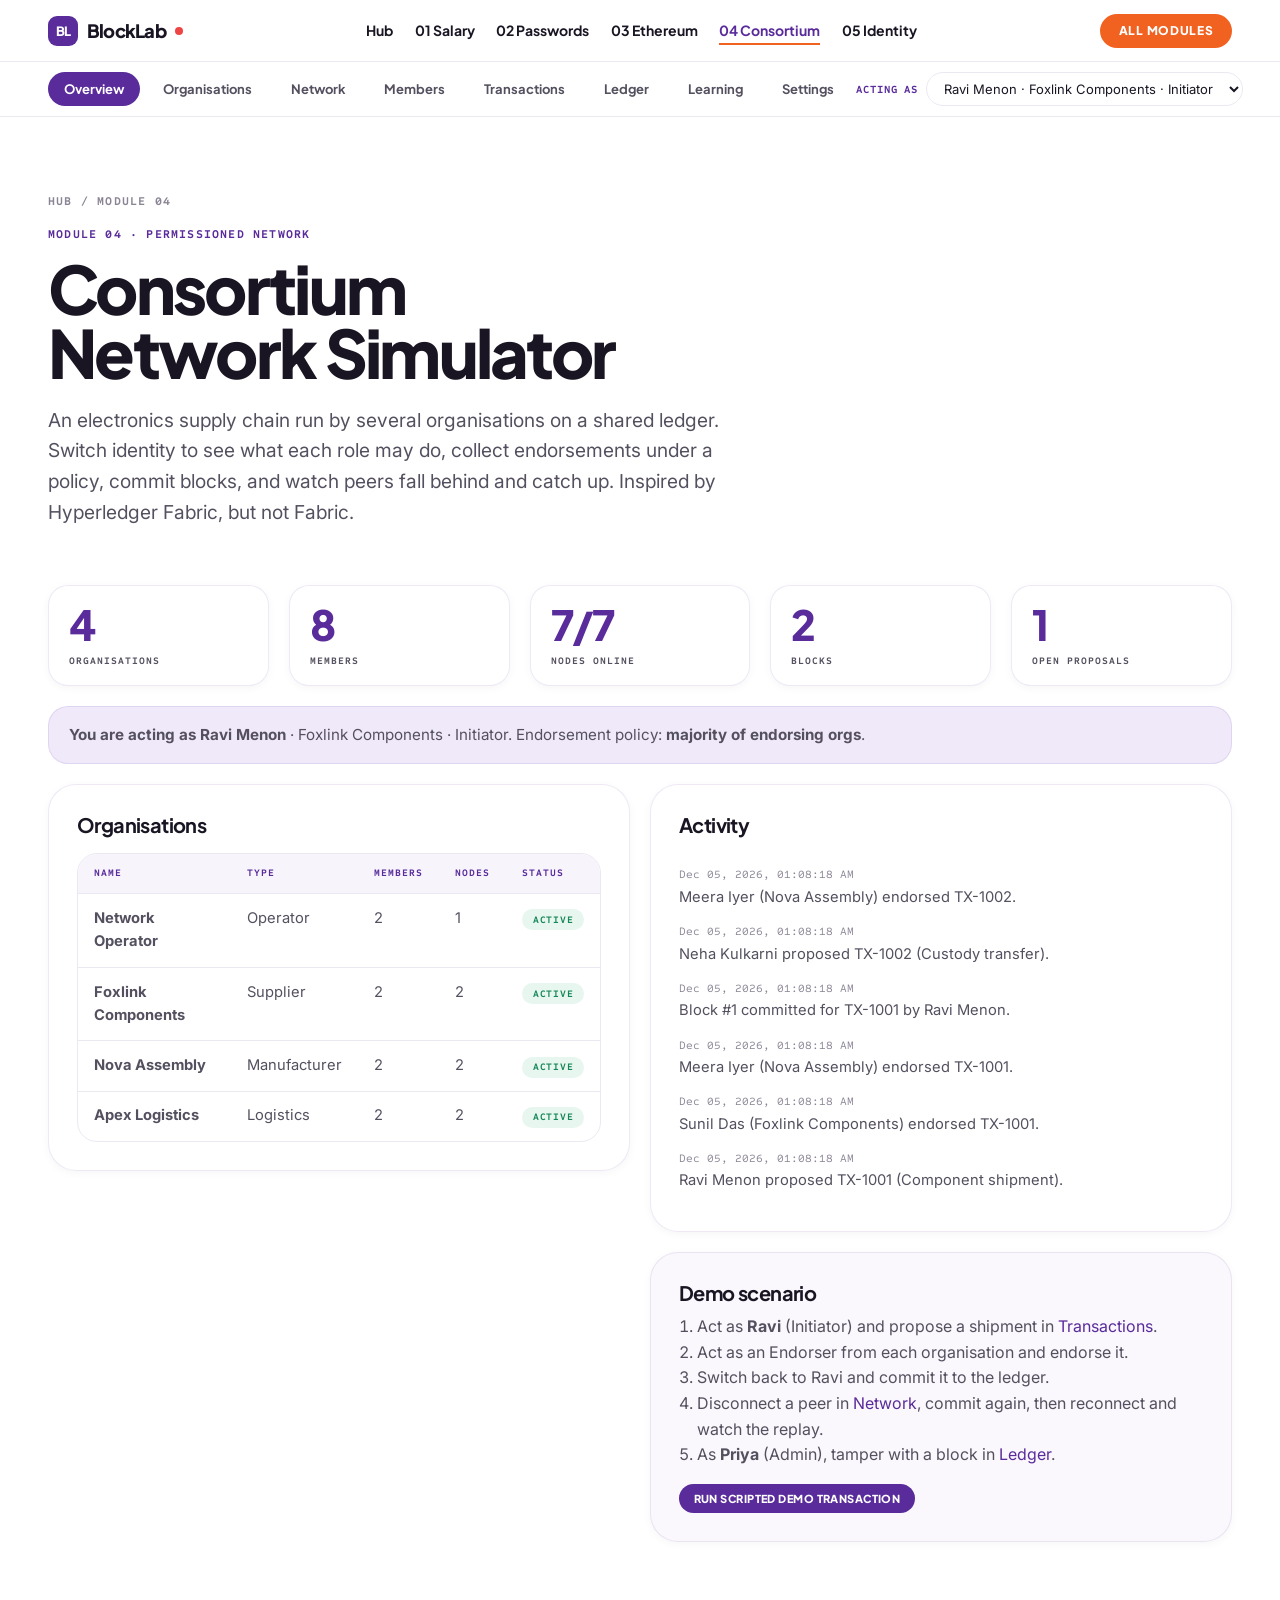
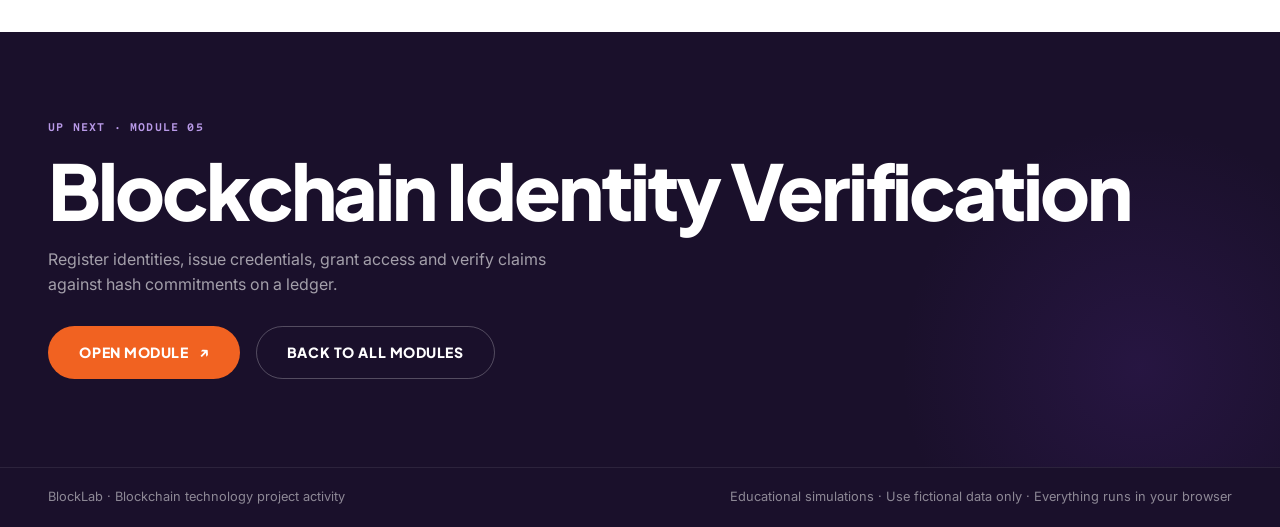
<file: m4/index.html>
<!doctype html>
<html lang="en">
<head>
<meta charset="utf-8">
<meta name="viewport" content="width=device-width,initial-scale=1">
<title>Consortium Network Simulator · BlockLab</title>
<link rel="preconnect" href="https://fonts.googleapis.com"><link rel="preconnect" href="https://fonts.gstatic.com" crossorigin>
<link href="https://fonts.googleapis.com/css2?family=Inter:wght@400;500;600&family=Plus+Jakarta+Sans:wght@600;700;800&family=Sometype+Mono:wght@400;700&display=swap" rel="stylesheet">
<link rel="stylesheet" href="../css/theme.css">
<style>
.stepbar{display:flex;gap:.4rem;flex-wrap:wrap}
.node-dot{display:inline-block;width:9px;height:9px;border-radius:50%;margin-right:.4rem;background:var(--muted)}
.node-dot.on{background:var(--ok)}.node-dot.sync{background:var(--orange);animation:pulse 1s infinite}
.denied{outline:2px dashed var(--bad);outline-offset:3px}
</style>
</head>
<body data-base="../">
<div id="nav"></div>
<div class="subnav"><div class="subnav-in" role="navigation" aria-label="Simulator sections">
  <span id="tabs" style="display:contents"></span>
  <div class="acting"><label for="actAs">Acting as</label><select id="actAs"></select></div>
</div></div>
<main id="main">
  <div class="wrap mhead">
    <p class="crumbs"><a href="../index.html">Hub</a> / Module 04</p>
    <p class="kicker">Module 04 · Permissioned network</p>
    <h1>Consortium Network Simulator</h1>
    <p class="lead">An electronics supply chain run by several organisations on a shared ledger. Switch identity to see what each role may do, collect endorsements under a policy, commit blocks, and watch peers fall behind and catch up. Inspired by Hyperledger Fabric, but not Fabric.</p>
  </div>
  <div class="wrap" style="padding-bottom:clamp(48px,7vw,96px)"><div id="view"></div></div>
</main>
<div id="foot"></div>
<script src="../js/common.js"></script>
<script>
(function(){
'use strict';
var $=BL.$, esc=BL.esc, KEY='blocklab.m4.state.v2', S, syncTimers={};
var ROLES=['Admin','Initiator','Endorser','Auditor'];
var TYPES=['Component shipment','Quality inspection','Custody transfer','Payment release'];
var ORG_KINDS=['Supplier','Manufacturer','Logistics','Retailer'];

/* ---------- lookups ---------- */
function O(id){ return S.orgs.find(function(o){return o.id===id;}); }
function M(id){ return S.members.find(function(m){return m.id===id;}); }
function me(){ return M(S.actingAs)||S.members[0]; }
function uid(p){ return p+'-'+BL.randHex(3); }
function biz(){ return S.orgs.filter(function(o){return !o.operator;}); }
function log(msg){ S.activity.unshift({ts:new Date().toISOString(),msg:msg}); S.activity=S.activity.slice(0,40); }
function save(){ BL.store.set(KEY,S); }
function tip(){ return S.blocks.length; }
function req(tx){ var n=tx.endorsers.length, p=S.settings.policy; return p==='all'?n:p==='any'?1:p==='two'?Math.min(2,n):Math.floor(n/2)+1; }
function evalTx(tx){
  if(tx.status==='committed') return;
  var e=tx.votes.filter(function(v){return v.decision==='endorse';}).length, r=tx.votes.filter(function(v){return v.decision==='reject';}).length;
  tx.status=e>=req(tx)?'endorsed':(tx.endorsers.length-r<req(tx)?'rejected':'proposed');
}
function orgHasOnlinePeer(orgId){ return S.nodes.some(function(n){return n.orgId===orgId&&n.kind==='peer'&&n.online;}); }
function visible(tx,m){
  if(m.role==='Admin'||m.role==='Auditor') return true;
  return tx.fromOrg===m.orgId||tx.toOrg===m.orgId||tx.endorsers.indexOf(m.orgId)>=0;
}
function blockVisible(b,m){ return !b.data.txId||(function(){ var tx=S.txs.find(function(t){return t.id===b.data.txId;}); return tx?visible(tx,m):(m.role==='Admin'||m.role==='Auditor'); })(); }

/* ---------- permission gate ---------- */
function gate(role,what){
  var m=me(), o=O(m.orgId);
  if(!m.active||!o||!o.active){ BL.toast('Access denied: '+m.name+' is inactive or belongs to an inactive organisation.','bad'); return false; }
  if(m.role!==role){ BL.toast('Access denied: '+what+' needs the '+role+' role. You are acting as '+m.role+'.','bad'); return false; }
  return true;
}

/* ---------- core operations (no permission checks; used by seed and UI) ---------- */
function syncOnline(){ S.nodes.forEach(function(n){ if(n.online&&!syncTimers[n.id]) n.height=tip(); }); }
function addNode(orgId,kind){
  var o=O(orgId), n=S.nodes.filter(function(x){return x.orgId===orgId&&x.kind===kind;}).length;
  var node={id:uid('node'),orgId:orgId,kind:kind,name:(kind==='peer'?'peer':'orderer')+n+'.'+o.name.toLowerCase().replace(/[^a-z0-9]+/g,'-').replace(/^-|-$/g,''),online:true,height:0};
  S.nodes.push(node); return node;
}
function propose(m,d){
  var tx={id:d.id,type:d.type,item:d.item,qty:d.qty,note:d.note||'',fromOrg:m.orgId,toOrg:d.toOrg,endorsers:d.endorsers,proposer:m.id,votes:[],status:'proposed',createdAt:new Date().toISOString()};
  S.txs.push(tx); evalTx(tx); log(m.name+' proposed '+tx.id+' ('+tx.type+').'); return tx;
}
function vote(m,tx,decision){
  tx.votes.push({orgId:m.orgId,memberId:m.id,decision:decision,ts:new Date().toISOString()}); evalTx(tx);
  log(m.name+' ('+O(m.orgId).name+') '+(decision==='endorse'?'endorsed ':'rejected ')+tx.id+'.');
}
function commit(tx,by){
  var prev=S.blocks[S.blocks.length-1];
  var data={txId:tx.id,type:tx.type,item:tx.item,qty:tx.qty,fromOrg:O(tx.fromOrg).name,toOrg:O(tx.toOrg).name,endorsedBy:tx.votes.filter(function(v){return v.decision==='endorse';}).map(function(v){return O(v.orgId).name;}),orderedBy:'orderer'};
  var b=BL.makeBlock(S.blocks.length,data,prev.hash); S.blocks.push(b); S.trusted.push(BL.clone(b));
  tx.status='committed'; tx.blockIndex=b.index; tx.committedAt=b.timestamp; syncOnline();
  log('Block #'+b.index+' committed for '+tx.id+(by?' by '+by+'.':'.')); return b;
}
function newTxId(){ var n=1001+S.txs.length; while(S.txs.some(function(t){return t.id.toLowerCase()==='tx-'+n;})) n++; return 'TX-'+n; }

function freshState(){
  var s={orgs:[],members:[],nodes:[],txs:[],blocks:[],trusted:[],activity:[],settings:{policy:'majority'},actingAs:null};
  S=s;
  var op={id:'org-op',name:'Network Operator',kind:'Operator',operator:true,active:true};
  var f={id:'org-fox',name:'Foxlink Components',kind:'Supplier',active:true},nv={id:'org-nova',name:'Nova Assembly',kind:'Manufacturer',active:true},ap={id:'org-apex',name:'Apex Logistics',kind:'Logistics',active:true};
  s.orgs.push(op,f,nv,ap);
  [['m-priya','Priya Sharma','org-op','Admin'],['m-zara','Zara Ali','org-op','Auditor'],['m-ravi','Ravi Menon','org-fox','Initiator'],['m-sunil','Sunil Das','org-fox','Endorser'],
   ['m-neha','Neha Kulkarni','org-nova','Initiator'],['m-meera','Meera Iyer','org-nova','Endorser'],['m-kabir','Kabir Shah','org-apex','Initiator'],['m-arjun','Arjun Nair','org-apex','Endorser']]
   .forEach(function(r){ s.members.push({id:r[0],name:r[1],orgId:r[2],role:r[3],active:true}); });
  s.actingAs='m-ravi';
  var g=BL.makeBlock(0,{genesis:true,note:'Consortium genesis block',channel:'electronics-supply'},BL.ZERO); s.blocks.push(g); s.trusted.push(BL.clone(g));
  addNode('org-op','orderer'); ['org-fox','org-nova','org-apex'].forEach(function(o){ addNode(o,'peer'); addNode(o,'peer'); });
  syncOnline();
  log('Network created with 3 organisations and a majority endorsement policy.');
  // opening state: one committed shipment and one proposal waiting for endorsements
  var t1=propose(M('m-ravi'),{id:'TX-1001',type:'Component shipment',item:'Lithium-ion cells (18650)',qty:5000,toOrg:'org-nova',endorsers:['org-fox','org-nova']});
  vote(M('m-sunil'),t1,'endorse'); vote(M('m-meera'),t1,'endorse'); commit(t1,'Ravi Menon');
  var t2=propose(M('m-neha'),{id:'TX-1002',type:'Custody transfer',item:'Assembled control boards',qty:1200,toOrg:'org-apex',endorsers:['org-nova','org-apex','org-fox']});
  vote(M('m-meera'),t2,'endorse');
}

/* ---------- views ---------- */
var V={};
function sb(s){ var c={proposed:'warn',endorsed:'ok',committed:'ok',rejected:'bad'}[s]||''; return '<span class="badge '+c+'">'+s+'</span>'; }
function stat(n,l){ return '<div class="card white sm rv"><div class="stat">'+n+'</div><div class="stat-l">'+l+'</div></div>'; }

V.overview=function(){
  var m=me(), pend=S.txs.filter(function(t){return t.status==='proposed'||t.status==='endorsed';}).length, nodesOn=S.nodes.filter(function(n){return n.online;}).length;
  var orgs=S.orgs.map(function(o){ return '<tr><td><b>'+esc(o.name)+'</b></td><td>'+esc(o.kind)+'</td><td>'+S.members.filter(function(x){return x.orgId===o.id;}).length+'</td><td>'+S.nodes.filter(function(n){return n.orgId===o.id;}).length+'</td><td><span class="badge '+(o.active?'ok':'bad')+'">'+(o.active?'active':'inactive')+'</span></td></tr>'; }).join('');
  return '<div class="grid g5">'+stat(S.orgs.length,'Organisations')+stat(S.members.length,'Members')+stat(nodesOn+'/'+S.nodes.length,'Nodes online')+stat(S.blocks.length,'Blocks')+stat(pend,'Open proposals')+'</div>'+
  '<div class="notice" style="margin-top:1.25rem"><b>You are acting as '+esc(m.name)+'</b> · '+esc(O(m.orgId)?O(m.orgId).name:'?')+' · '+m.role+'. Endorsement policy: <b>'+policyLabel()+'</b>.</div>'+
  '<div class="grid g2" style="margin-top:1.25rem;align-items:start"><div class="card white"><h3>Organisations</h3><div class="tw" style="margin-top:1rem"><table><thead><tr><th>Name</th><th>Type</th><th>Members</th><th>Nodes</th><th>Status</th></tr></thead><tbody>'+orgs+'</tbody></table></div></div>'+
  '<div class="stack"><div class="card white"><div class="card-head"><div><h3>Activity</h3></div></div>'+(S.activity.slice(0,6).map(function(a){return '<p style="margin:0 0 .6rem;font-size:.92rem"><span class="muted mono" style="font-size:.72rem">'+esc(BL.fmtTime(a.ts))+'</span><br>'+esc(a.msg)+'</p>';}).join('')||'<div class="empty">No activity.</div>')+'</div>'+
  '<div class="card"><h3>Demo scenario</h3><ol style="padding-left:1.1rem;margin:.6rem 0 1rem"><li>Act as <b>Ravi</b> (Initiator) and propose a shipment in <a href="#transactions">Transactions</a>.</li><li>Act as an Endorser from each organisation and endorse it.</li><li>Switch back to Ravi and commit it to the ledger.</li><li>Disconnect a peer in <a href="#network">Network</a>, commit again, then reconnect and watch the replay.</li><li>As <b>Priya</b> (Admin), tamper with a block in <a href="#ledger">Ledger</a>.</li></ol><button class="btn purple sm" data-act="demo" type="button">Run scripted demo transaction</button></div></div></div>';
};
function policyLabel(){ return {majority:'majority of endorsing orgs',all:'all endorsing orgs',any:'any one org',two:'any two orgs'}[S.settings.policy]; }

V.orgs=function(){
  var rows=S.orgs.map(function(o){
    return '<tr><td><b>'+esc(o.name)+'</b>'+(o.operator?' <span class="badge dark">operator</span>':'')+'</td><td>'+esc(o.kind)+'</td><td><span class="badge '+(o.active?'ok':'bad')+'">'+(o.active?'active':'inactive')+'</span></td><td class="right"><div class="row" style="justify-content:flex-end">'+
    (o.operator?'':'<button class="btn ghost sm" data-act="org-toggle" data-id="'+o.id+'" type="button">'+(o.active?'Deactivate':'Activate')+'</button><button class="btn ghost sm" data-act="org-del" data-id="'+o.id+'" type="button">'+(V._confirm===o.id?'Click again to delete':'Delete')+'</button>')+'</div></td></tr>';
  }).join('');
  return '<div class="grid g2" style="align-items:start"><div class="card white"><div class="card-head"><div><h3>Organisations</h3><p>Admin only. Deleting is blocked once an organisation appears on a transaction.</p></div></div><div class="tw"><table><thead><tr><th>Name</th><th>Type</th><th>Status</th><th></th></tr></thead><tbody>'+rows+'</tbody></table></div></div>'+
  '<div class="card"><h3>Register organisation</h3><form id="orgForm" novalidate style="margin-top:1rem"><div class="field"><label for="oName">Name</label><input id="oName" maxlength="40" autocomplete="off" placeholder="Orbit Retail"></div><div class="field"><label for="oKind">Type</label><select id="oKind">'+ORG_KINDS.map(function(k){return '<option>'+k+'</option>';}).join('')+'</select></div><button class="btn" type="submit">Register organisation</button></form><p class="hint">A new organisation starts with one peer that must replay the ledger before it is current.</p></div></div>';
};

V.network=function(){
  var rows=S.nodes.map(function(n){
    var o=O(n.orgId), lag=tip()-n.height, syncing=!!syncTimers[n.id];
    var st=syncing?'<span class="node-dot sync"></span>syncing':n.online?'<span class="node-dot on"></span>online':'<span class="node-dot"></span>offline';
    return '<tr><td class="mono">'+esc(n.name)+'</td><td>'+esc(o?o.name:'—')+'</td><td>'+n.kind+'</td><td>'+st+'</td><td class="num">'+n.height+' / '+tip()+(lag>0?' <span class="badge warn">'+lag+' behind</span>':' <span class="badge ok">current</span>')+'<div class="bar" style="margin-top:.4rem;width:140px"><i style="width:'+(tip()?Math.round(n.height/tip()*100):100)+'%"></i></div></td>'+
      '<td class="right"><div class="row" style="justify-content:flex-end">'+(n.kind==='peer'?'<button class="btn ghost sm" data-act="node-toggle" data-id="'+n.id+'" type="button">'+(n.online?'Disconnect':'Connect')+'</button>':'')+(lag>0&&n.online&&!syncing?'<button class="btn purple sm" data-act="node-replay" data-id="'+n.id+'" type="button">Replay</button>':'')+(n.kind==='peer'?'<button class="btn ghost sm" data-act="node-del" data-id="'+n.id+'" type="button">Remove</button>':'')+'</div></td></tr>';
  }).join('');
  return '<div class="card white"><div class="card-head"><div><h3>Peers and orderer</h3><p>Online peers receive every committed block immediately. An offline peer falls behind, and a reconnected one replays the missing transactions block by block.</p></div></div><div class="tw"><table><thead><tr><th>Node</th><th>Organisation</th><th>Role</th><th>Status</th><th>Ledger height</th><th></th></tr></thead><tbody>'+rows+'</tbody></table></div></div>'+
  '<div class="card" style="margin-top:1.25rem"><h3>Add a peer</h3><form id="nodeForm" class="form-row" style="align-items:end;margin-top:1rem"><div class="field"><label for="nOrg">Organisation</label><select id="nOrg">'+biz().map(function(o){return '<option value="'+o.id+'">'+esc(o.name)+'</option>';}).join('')+'</select></div><div class="field"><button class="btn" type="submit">Add peer</button></div></form></div>';
};

V.members=function(){
  var rows=S.members.map(function(m){ var o=O(m.orgId);
    return '<tr><td><b>'+esc(m.name)+'</b></td><td>'+esc(o?o.name:'—')+'</td><td><span class="badge">'+m.role+'</span></td><td><span class="badge '+(m.active?'ok':'bad')+'">'+(m.active?'active':'inactive')+'</span></td><td class="right"><div class="row" style="justify-content:flex-end"><button class="btn ghost sm" data-act="mem-toggle" data-id="'+m.id+'" type="button">'+(m.active?'Deactivate':'Activate')+'</button><button class="btn ghost sm" data-act="mem-del" data-id="'+m.id+'" type="button">Delete</button></div></td></tr>';
  }).join('');
  var Y='<span class="badge ok">Yes</span>',N='<span class="muted">No</span>';
  return '<div class="grid g2" style="align-items:start"><div class="card white"><div class="card-head"><div><h3>Members</h3><p>Admin only. Inactive members cannot act.</p></div></div><div class="tw"><table><thead><tr><th>Name</th><th>Organisation</th><th>Role</th><th>Status</th><th></th></tr></thead><tbody>'+rows+'</tbody></table></div></div>'+
  '<div class="stack"><div class="card"><h3>Add member</h3><form id="memForm" novalidate style="margin-top:1rem"><div class="field"><label for="mName">Name</label><input id="mName" maxlength="40" autocomplete="off"></div><div class="form-row"><div class="field"><label for="mOrg">Organisation</label><select id="mOrg">'+S.orgs.map(function(o){return '<option value="'+o.id+'">'+esc(o.name)+'</option>';}).join('')+'</select></div><div class="field"><label for="mRole">Role</label><select id="mRole">'+ROLES.map(function(r){return '<option>'+r+'</option>';}).join('')+'</select></div></div><button class="btn" type="submit">Add member</button><div id="mErr" class="err"></div></form></div>'+
  '<div class="card white"><h3>Permission matrix</h3><div class="tw" style="margin-top:1rem"><table><thead><tr><th>Action</th><th>Admin</th><th>Initiator</th><th>Endorser</th><th>Auditor</th></tr></thead><tbody><tr><td>Manage orgs, members, nodes, settings</td><td>'+Y+'</td><td>'+N+'</td><td>'+N+'</td><td>'+N+'</td></tr><tr><td>Create proposal</td><td>'+N+'</td><td>'+Y+'</td><td>'+N+'</td><td>'+N+'</td></tr><tr><td>Endorse or reject (own org)</td><td>'+N+'</td><td>'+N+'</td><td>'+Y+'</td><td>'+N+'</td></tr><tr><td>Commit endorsed proposal</td><td>'+N+'</td><td>Own org</td><td>'+N+'</td><td>'+N+'</td></tr><tr><td>View transactions and ledger</td><td>All</td><td>Own org</td><td>Own org</td><td>All</td></tr></tbody></table></div></div></div></div>';
};

V.transactions=function(){
  var m=me(), list=S.txs.filter(function(t){return visible(t,m);}).slice().reverse();
  var sel=V._tx&&S.txs.find(function(t){return t.id===V._tx&&visible(t,m);});
  var orgOpts=biz().filter(function(o){return o.active&&o.id!==m.orgId;});
  var form='<div class="card white"><div class="card-head"><div><h3>New proposal</h3><p>Initiator role. Pick the organisations whose endorsements count. You and the counterparty are always included.</p></div></div><form id="txForm" novalidate>'+
   '<div class="form-row"><div class="field"><label for="tId">Transaction ID</label><input id="tId" placeholder="'+newTxId()+'" autocomplete="off"><p class="hint">Leave blank to auto-assign. IDs must be unique.</p></div><div class="field"><label for="tType">Type</label><select id="tType">'+TYPES.map(function(t){return '<option>'+t+'</option>';}).join('')+'</select></div></div>'+
   '<div class="form-row"><div class="field"><label for="tItem">Item</label><input id="tItem" maxlength="60" placeholder="OLED display panels" autocomplete="off"></div><div class="field"><label for="tQty">Quantity</label><input id="tQty" inputmode="numeric" placeholder="2500"></div></div>'+
   '<div class="form-row"><div class="field"><label for="tTo">Counterparty</label><select id="tTo">'+orgOpts.map(function(o){return '<option value="'+o.id+'">'+esc(o.name)+'</option>';}).join('')+'</select></div>'+
   '<div class="field"><label>Extra endorsing orgs</label><div class="row" id="tExtra">'+biz().filter(function(o){return o.active&&o.id!==m.orgId;}).map(function(o){return '<label style="margin:0;text-transform:none;letter-spacing:0;font-family:var(--f-body);font-size:.9rem;color:var(--body)"><input type="checkbox" value="'+o.id+'" style="width:auto;margin-right:.3rem">'+esc(o.name)+'</label>';}).join('')+'</div></div></div>'+
   '<div id="tErr" class="err"></div><button class="btn" type="submit">Submit proposal</button></form></div>';
  var rows=list.map(function(t){ var e=t.votes.filter(function(v){return v.decision==='endorse';}).length;
    return '<tr><td><a href="#transactions" class="mono" data-act="pick" data-id="'+t.id+'"><b>'+esc(t.id)+'</b></a></td><td>'+esc(t.type)+'</td><td>'+esc(t.item)+' × '+t.qty.toLocaleString()+'</td><td>'+esc(O(t.fromOrg)?O(t.fromOrg).name:'?')+' → '+esc(O(t.toOrg)?O(t.toOrg).name:'?')+'</td><td class="num">'+e+' / '+req(t)+'</td><td>'+sb(t.status)+'</td></tr>';
  }).join('');
  var det='';
  if(sel){
    var t=sel, e=t.votes.filter(function(v){return v.decision==='endorse';}).length, r=req(t);
    det='<div class="card" style="margin-top:1.25rem"><div class="card-head"><div><h3>'+esc(t.id)+' · '+esc(t.type)+'</h3><p>'+esc(t.item)+' × '+t.qty.toLocaleString()+' · proposed by '+esc(M(t.proposer)?M(t.proposer).name:'?')+'</p></div>'+sb(t.status)+'</div>'+
     '<label>Endorsement progress · policy needs '+r+' of '+t.endorsers.length+'</label><div class="bar" style="margin:.4rem 0 1rem"><i style="width:'+Math.min(100,Math.round(e/r*100))+'%"></i></div>'+
     '<div class="tw"><table><thead><tr><th>Endorsing organisation</th><th>Decision</th><th>By</th></tr></thead><tbody>'+t.endorsers.map(function(oid){ var v=t.votes.filter(function(x){return x.orgId===oid;})[0]; return '<tr><td>'+esc(O(oid)?O(oid).name:'?')+'</td><td>'+(v?'<span class="badge '+(v.decision==='endorse'?'ok':'bad')+'">'+v.decision+'</span>':'<span class="badge">waiting</span>')+'</td><td>'+(v&&M(v.memberId)?esc(M(v.memberId).name):'—')+'</td></tr>'; }).join('')+'</tbody></table></div>'+
     (t.status==='committed'?'<p style="margin-top:1rem">Committed in <a href="#ledger">block #'+t.blockIndex+'</a>.</p>':'<div class="row" style="margin-top:1rem"><button class="btn sm" data-act="endorse" data-id="'+t.id+'" type="button">Endorse</button><button class="btn danger sm" data-act="reject" data-id="'+t.id+'" type="button">Reject</button><button class="btn purple sm" data-act="commit" data-id="'+t.id+'" type="button">Commit to ledger</button></div><p class="hint">Endorse and reject apply to your own organisation only, and need an online peer there.</p>')+'</div>';
  } else if(V._tx) det='<div class="notice warn" style="margin-top:1.25rem">'+esc(V._tx)+' is not visible to the identity you are acting as.</div>';
  return '<div class="grid" style="align-items:start"><div class="card white"><div class="card-head"><div><h3>Proposals</h3><p>'+(m.role==='Admin'||m.role==='Auditor'?'You can see every transaction.':'Showing transactions that involve '+esc(O(m.orgId)?O(m.orgId).name:'your organisation')+'.')+'</p></div></div><div class="tw"><table><thead><tr><th>ID</th><th>Type</th><th>Item</th><th>Route</th><th>Votes</th><th>Status</th></tr></thead><tbody>'+(rows||'<tr><td colspan="6"><div class="empty">Nothing visible.</div></td></tr>')+'</tbody></table></div></div>'+form+'</div>'+det;
};

V.ledger=function(){
  var m=me(), v=BL.verifyChain(S.blocks), bad={}; v.issues.forEach(function(i){(bad[i.index]=bad[i.index]||[]).push(i.reason);});
  var blocks=S.blocks.map(function(b,i){
    var d=b.data, seeable=blockVisible(b,m), isBad=!!bad[i];
    return '<article class="block'+(i===0?' genesis':'')+(isBad?' bad':'')+'"><h4>Block #'+i+(isBad?'<span class="badge bad">Invalid</span>':'<span class="badge ok">Valid</span>')+'</h4><dl>'+
     (i===0?'<div><dt>Type</dt><dd>Genesis · '+esc(d.channel)+'</dd></div>':
      (seeable?'<div><dt>Transaction</dt><dd><b>'+esc(d.txId)+'</b> · '+esc(d.type)+'</dd></div><div><dt>Item</dt><dd>'+esc(d.item)+' × '+Number(d.qty).toLocaleString()+'</dd></div><div><dt>Route</dt><dd>'+esc(d.fromOrg)+' → '+esc(d.toOrg)+'</dd></div><div><dt>Endorsed by</dt><dd>'+esc((d.endorsedBy||[]).join(', '))+'</dd></div>':
       '<div><dt>Transaction</dt><dd class="muted">Hidden: not your organisation’s transaction. Only hashes are visible.</dd></div>'))+
     '<div><dt>Time</dt><dd>'+esc(BL.fmtTime(b.timestamp))+'</dd></div><div><dt>Previous hash</dt><dd><span class="hash">'+esc(b.prevHash)+'</span></dd></div><div><dt>Hash</dt><dd><span class="hash">'+esc(b.hash)+'</span></dd></div>'+(isBad?'<div><dt>Why</dt><dd style="color:var(--bad)">'+esc(bad[i].join('; '))+'</dd></div>':'')+'</dl>'+
     (i>0&&seeable?'<div class="row" style="margin-top:.8rem"><button class="btn danger sm" data-act="tamper" data-i="'+i+'" type="button">Tamper</button></div>':'')+'</article>';
  }).join('');
  return '<div class="notice '+(v.ok?'ok':'bad')+'" role="status"><h4>'+(v.ok?'Ledger verified':'Ledger tampered')+'</h4>'+(v.ok?'All '+S.blocks.length+' blocks match their hashes and links.':'First failure at block #'+v.issues[0].index+': '+esc(v.issues[0].reason)+'.')+'</div>'+
  '<div class="row" style="margin:1rem 0"><button class="btn purple sm" data-act="repair" type="button">Repair from healthy peer copy</button><span class="hint" style="margin:0">Tamper and repair are Admin-only demonstrations.</span></div><div class="chain">'+blocks+'</div>';
};

V.learning=function(){
  var rows=[['Organisations and MSP','Organisations with members and roles','No certificates or MSP definitions'],['Peers and orderer','Peer nodes with sync state, and one orderer node','No real processes, gossip or Raft'],['Endorsement policy','Per-transaction set of orgs, with a majority, all, any or two rule','No chaincode execution or read/write sets'],['Channels','One implicit channel','No channels or private data collections'],['Ledger','Hash-linked blocks with tamper detection','Single browser copy, not distributed']];
  return '<div class="grid g2" style="align-items:start"><div style="max-width:820px">'+[['Why a consortium chain?','Several organisations that do not fully trust each other share one ledger. Membership is controlled, so everyone is identified, and writes need agreement from the right parties rather than from anyone online.'],['Endorsement, ordering, commit','A proposal is endorsed by the organisations named in its policy. The ordering service sequences endorsed transactions into blocks. Peers then validate and commit them to their copy of the ledger.'],['Roles and least privilege','Admins run the network but do not move goods. Initiators propose. Endorsers vouch for their own organisation only. Auditors read everything. Splitting duties limits what any one account can do.'],['Privacy between organisations','Not every participant needs every transaction. Here a member sees the contents of transactions that involve their own organisation, and only hashes for the rest. Real Fabric uses channels and private data collections.'],['Public versus permissioned','Public chains let anyone join and use mining or staking for consensus. Permissioned chains trade openness for known identities, higher throughput and privacy.']].map(function(i){return '<details class="acc"><summary>'+i[0]+'</summary><div>'+i[1]+'</div></details>';}).join('')+'</div>'+
  '<div class="card white"><h3>Simulated versus real Fabric</h3><div class="tw" style="margin-top:1rem"><table><thead><tr><th>Concept</th><th>Here</th><th>Not here</th></tr></thead><tbody>'+rows.map(function(r){return '<tr><td><b>'+r[0]+'</b></td><td>'+r[1]+'</td><td>'+r[2]+'</td></tr>';}).join('')+'</tbody></table></div></div></div>';
};

V.config=function(){
  return '<div class="grid g2" style="align-items:start"><div class="card white"><h3>Endorsement policy</h3><p>Applies to each proposal’s list of endorsing organisations. Open proposals are re-evaluated when it changes.</p><div class="field"><label for="pol">Policy</label><select id="pol"><option value="majority"'+(S.settings.policy==='majority'?' selected':'')+'>Majority of endorsing orgs</option><option value="all"'+(S.settings.policy==='all'?' selected':'')+'>All endorsing orgs</option><option value="two"'+(S.settings.policy==='two'?' selected':'')+'>Any two orgs</option><option value="any"'+(S.settings.policy==='any'?' selected':'')+'>Any one org</option></select></div><button class="btn" data-act="policy" type="button">Save policy</button></div>'+
  '<div class="card"><h3>Data</h3><p>State lives in this browser only.</p><div class="row"><button class="btn ghost" data-act="export" type="button">Copy state as JSON</button><button class="btn danger" data-act="reset" type="button">Reset to demo data</button></div><div class="notice warn" style="margin-top:1rem"><h4>Simulation boundary</h4>Role checks are a teaching model. Anyone can edit browser storage, so this is not a security boundary.</div></div></div>';
};

/* ---------- router and events ---------- */
var ROUTES=['overview','orgs','network','members','transactions','ledger','learning','config'], LABELS={overview:'Overview',orgs:'Organisations',network:'Network',members:'Members',transactions:'Transactions',ledger:'Ledger',learning:'Learning',config:'Settings'};
$('#tabs').innerHTML=ROUTES.map(function(r){return '<a href="#'+r+'" data-r="'+r+'">'+LABELS[r]+'</a>';}).join('');
function route(){ var r=(location.hash||'#overview').slice(1); return ROUTES.indexOf(r)>=0?r:'overview'; }
function renderActing(){
  $('#actAs').innerHTML=S.members.map(function(m){var o=O(m.orgId);return '<option value="'+m.id+'"'+(m.id===S.actingAs?' selected':'')+'>'+esc(m.name)+' · '+esc(o?o.name:'?')+' · '+m.role+((m.active&&o&&o.active)?'':' (inactive)')+'</option>';}).join('');
}
function render(){
  if(!M(S.actingAs)) S.actingAs=(S.members.find(function(m){return m.role==='Admin';})||S.members[0]).id;
  var r=route(); $('#view').innerHTML=V[r](); renderActing();
  BL.$$('#tabs a').forEach(function(a){a.classList.toggle('on',a.dataset.r===r);});
  document.title=LABELS[r]+' · Consortium Network Simulator · BlockLab';
}
window.addEventListener('hashchange',function(){render();window.scrollTo({top:0});});
$('#actAs').addEventListener('change',function(e){ S.actingAs=e.target.value; save(); var m=me(); BL.toast('Now acting as '+m.name+' ('+m.role+')'); render(); });
var view=$('#view');

function startReplay(id){
  var n=S.nodes.find(function(x){return x.id===id;}); if(!n||syncTimers[id]) return;
  syncTimers[id]=setInterval(function(){
    if(!n.online||n.height>=tip()){ clearInterval(syncTimers[id]); delete syncTimers[id]; if(n.height>=tip()) log(n.name+' finished replaying the ledger.'); save(); render(); return; }
    n.height++; save(); if(route()==='network') render();
  },450);
  render();
}
BL.on(view,'click','[data-act]',function(e,el){
  var a=el.dataset.act, id=el.dataset.id, m=me();
  if(a==='pick'){ V._tx=id; if(route()==='transactions'){ e.preventDefault(); render(); } return; }
  if(a==='export') return BL.copy(JSON.stringify(S,null,2));
  if(a==='reset'){ Object.keys(syncTimers).forEach(function(k){clearInterval(syncTimers[k]);delete syncTimers[k];}); freshState(); save(); BL.toast('Demo data restored','ok'); return render(); }
  if(a==='demo'){
    var inits=S.members.filter(function(x){return x.role==='Initiator'&&x.active;}), ini=inits[0], tgt=biz().filter(function(o){return o.active&&o.id!==(ini&&ini.orgId);})[0];
    if(!ini||!tgt) return BL.toast('Need an active initiator and a second organisation','bad');
    var t=propose(ini,{id:newTxId(),type:'Quality inspection',item:'Sample batch '+BL.randHex(2).toUpperCase(),qty:100,toOrg:tgt.id,endorsers:[ini.orgId,tgt.id]});
    t.endorsers.forEach(function(oid){ var e2=S.members.find(function(x){return x.orgId===oid&&x.role==='Endorser'&&x.active;}); if(e2&&orgHasOnlinePeer(oid)) vote(e2,t,'endorse'); });
    if(t.status==='endorsed'){ commit(t,'scripted demo'); BL.toast(t.id+' endorsed and committed','ok'); } else BL.toast(t.id+' proposed, but could not be fully endorsed ('+t.status+')','bad');
    save(); return render();
  }
  /* admin actions */
  var adminOnly=['org-toggle','org-del','mem-toggle','mem-del','node-toggle','node-del','node-replay','policy','tamper','repair'];
  if(adminOnly.indexOf(a)>=0&&!gate('Admin','this action')) return;
  if(a==='org-toggle'){ var o=O(id); o.active=!o.active; log(m.name+(o.active?' activated ':' deactivated ')+o.name+'.'); }
  if(a==='org-del'){
    var o2=O(id), used=S.txs.some(function(t){return t.fromOrg===id||t.toOrg===id||t.endorsers.indexOf(id)>=0;});
    if(used){ BL.toast('Cannot delete '+o2.name+': it appears on transactions. Deactivate it instead.','bad'); return; }
    if(V._confirm!==id){ V._confirm=id; return render(); }
    S.orgs=S.orgs.filter(function(x){return x.id!==id;}); S.members=S.members.filter(function(x){return x.orgId!==id;}); S.nodes=S.nodes.filter(function(x){return x.orgId!==id;}); V._confirm=null; log(m.name+' deleted '+o2.name+'.');
  }
  if(a==='mem-toggle'){ var mm=M(id); mm.active=!mm.active; log(m.name+(mm.active?' activated ':' deactivated ')+mm.name+'.'); }
  if(a==='mem-del'){
    var t2=M(id); if(id===S.actingAs) return BL.toast('Switch to another identity before deleting this one.','bad');
    if(t2.role==='Admin'&&S.members.filter(function(x){return x.role==='Admin';}).length<2) return BL.toast('The network needs at least one Admin.','bad');
    S.members=S.members.filter(function(x){return x.id!==id;}); log(m.name+' removed '+t2.name+'.');
  }
  if(a==='node-toggle'){ var n=S.nodes.find(function(x){return x.id===id;}); n.online=!n.online; if(!n.online&&syncTimers[id]){ clearInterval(syncTimers[id]); delete syncTimers[id]; } log(n.name+(n.online?' reconnected.':' disconnected.')); if(n.online&&n.height<tip()){ save(); return startReplay(id); } }
  if(a==='node-del'){ var n2=S.nodes.find(function(x){return x.id===id;}); clearInterval(syncTimers[id]); delete syncTimers[id]; S.nodes=S.nodes.filter(function(x){return x.id!==id;}); log(m.name+' removed '+n2.name+'.'); }
  if(a==='node-replay'){ return startReplay(id); }
  if(a==='policy'){ S.settings.policy=$('#pol').value; S.txs.forEach(evalTx); log(m.name+' set the policy to “'+policyLabel()+'”.'); BL.toast('Policy saved','ok'); }
  if(a==='tamper'){ var b=S.blocks[+el.dataset.i]; if(b&&b.data&&b.data.qty!=null){ b.data.qty=Number(b.data.qty)+9999; log(m.name+' tampered with block #'+b.index+'.'); BL.toast('Block #'+b.index+' altered without re-hashing','bad'); } }
  if(a==='repair'){ S.blocks=BL.clone(S.trusted); log(m.name+' restored the ledger from the healthy peer copy.'); BL.toast('Ledger repaired','ok'); }
  /* initiator / endorser actions */
  if(a==='endorse'||a==='reject'){
    if(!gate('Endorser',a+' a proposal')) return;
    var tx=S.txs.find(function(x){return x.id===id;});
    if(tx.status==='committed') return BL.toast('Already committed.','bad');
    if(tx.endorsers.indexOf(m.orgId)<0) return BL.toast('Denied: your organisation is not on this proposal’s endorsement list.','bad');
    if(tx.votes.some(function(v){return v.orgId===m.orgId;})) return BL.toast('Your organisation has already voted on this proposal.','bad');
    if(!orgHasOnlinePeer(m.orgId)) return BL.toast('Your organisation has no online peer to execute the endorsement.','bad');
    if(tx.status==='rejected') return BL.toast('This proposal can no longer meet the policy.','bad');
    vote(m,tx,a==='endorse'?'endorse':'reject');
  }
  if(a==='commit'){
    if(!gate('Initiator','commit a proposal')) return;
    var tx2=S.txs.find(function(x){return x.id===id;});
    if(tx2.fromOrg!==m.orgId) return BL.toast('Only an initiator from the proposing organisation can commit.','bad');
    if(tx2.status!=='endorsed') return BL.toast('Cannot commit: the proposal is '+tx2.status+' and the policy needs '+req(tx2)+' endorsement'+(req(tx2)>1?'s':'')+'.','bad');
    var b2=commit(tx2,m.name); BL.toast('Committed in block #'+b2.index,'ok');
  }
  save(); render();
});
view.addEventListener('submit',function(e){
  e.preventDefault(); var id=e.target.id, m=me();
  if(id==='orgForm'){
    if(!gate('Admin','registering organisations')) return;
    var n=$('#oName').value.trim().replace(/\s+/g,' ');
    if(n.length<3) return BL.toast('Enter an organisation name (3+ characters).','bad');
    if(S.orgs.some(function(o){return o.name.toLowerCase()===n.toLowerCase();})) return BL.toast('That organisation already exists.','bad');
    var o={id:uid('org'),name:n,kind:$('#oKind').value,active:true}; S.orgs.push(o); addNode(o.id,'peer'); log(m.name+' registered '+n+'.'); save(); BL.toast('Organisation registered. Its peer must replay the ledger.','ok'); startReplay(S.nodes[S.nodes.length-1].id); return;
  }
  if(id==='nodeForm'){
    if(!gate('Admin','adding nodes')) return;
    var nd=addNode($('#nOrg').value,'peer'); log(m.name+' added '+nd.name+'.'); save(); BL.toast('Peer added. Replaying the ledger…','ok'); startReplay(nd.id); return;
  }
  if(id==='memForm'){
    if(!gate('Admin','adding members')) return;
    var nm=$('#mName').value.trim().replace(/\s+/g,' ');
    if(nm.length<2){ $('#mErr').textContent='Enter a name.'; return; }
    if(S.members.some(function(x){return x.name.toLowerCase()===nm.toLowerCase();})){ $('#mErr').textContent='A member with that name already exists.'; return; }
    var org=O($('#mOrg').value), role=$('#mRole').value;
    if(org.operator&&(role==='Initiator'||role==='Endorser')){ $('#mErr').textContent='The operator organisation cannot hold Initiator or Endorser roles.'; return; }
    if(!org.operator&&(role==='Admin')){ $('#mErr').textContent='Admins belong to the operator organisation.'; return; }
    S.members.push({id:uid('m'),name:nm,orgId:org.id,role:role,active:true}); log(m.name+' added '+nm+' as '+role+'.'); save(); BL.toast('Member added','ok'); return render();
  }
  if(id==='txForm'){
    if(!gate('Initiator','creating proposals')) return;
    var tid=$('#tId').value.trim().toUpperCase()||newTxId(), item=$('#tItem').value.trim(), qty=$('#tQty').value.trim(), to=$('#tTo').value, err='';
    var extra=BL.$$('#tExtra input:checked').map(function(c){return c.value;});
    if(!/^[A-Z0-9][A-Z0-9_-]{2,23}$/.test(tid)) err='ID must be 3–24 letters, digits, dashes or underscores.';
    else if(S.txs.some(function(t){return t.id.toUpperCase()===tid;})) err='Transaction ID '+tid+' already exists. Duplicates are rejected.';
    else if(item.length<2) err='Describe the item.';
    else if(!/^\d{1,7}$/.test(qty)||+qty<1) err='Quantity must be a whole number from 1 to 9,999,999.';
    else if(!to||!O(to)||!O(to).active) err='Choose an active counterparty organisation.';
    if(err){ $('#tErr').textContent=err; return; }
    var ends=[m.orgId,to].concat(extra.filter(function(x){return x!==to&&x!==m.orgId&&O(x)&&O(x).active;}));
    var tx=propose(m,{id:tid,type:$('#tType').value,item:item,qty:+qty,toOrg:to,endorsers:ends}); V._tx=tx.id; save(); BL.toast(tid+' proposed','ok'); render();
  }
});

function load(){
  var s=BL.store.get(KEY,null);
  if(s&&s.orgs&&s.blocks&&s.trusted&&s.members&&s.nodes&&s.txs) S=s; else { freshState(); save(); }
}
BL.shell({mod:4}); load(); render();
S.nodes.forEach(function(n){ if(n.online&&n.height<tip()) startReplay(n.id); }); // resume after reload
})();
</script>
</body>
</html>
</file>
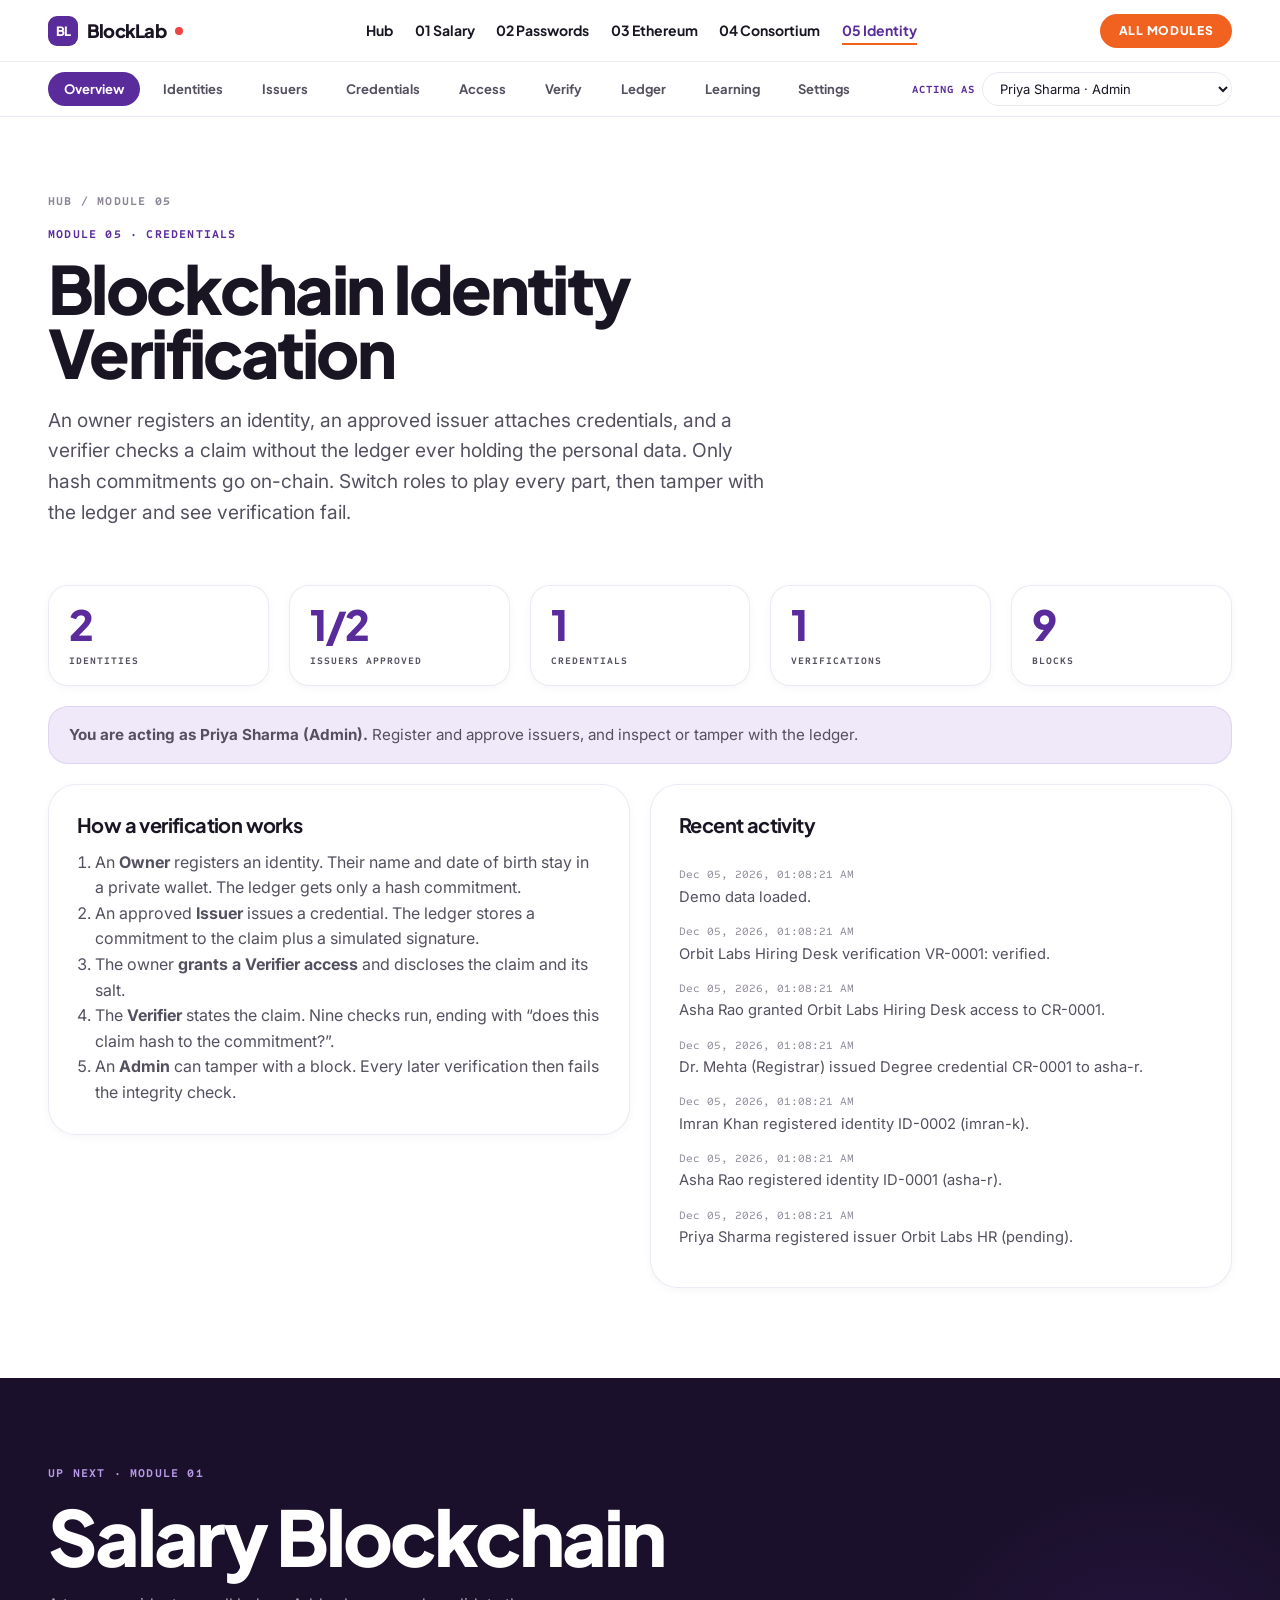
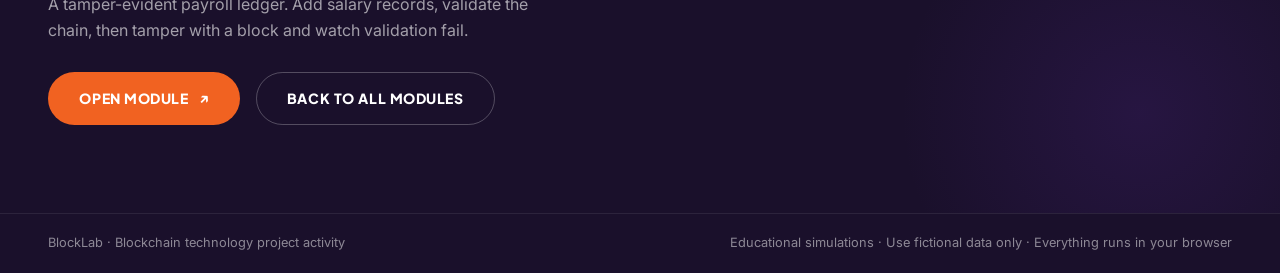
<file: m5/index.html>
<!doctype html>
<html lang="en">
<head>
<meta charset="utf-8">
<meta name="viewport" content="width=device-width,initial-scale=1">
<title>Blockchain Identity Verification · BlockLab</title>
<link rel="preconnect" href="https://fonts.googleapis.com"><link rel="preconnect" href="https://fonts.gstatic.com" crossorigin>
<link href="https://fonts.googleapis.com/css2?family=Inter:wght@400;500;600&family=Plus+Jakarta+Sans:wght@600;700;800&family=Sometype+Mono:wght@400;700&display=swap" rel="stylesheet">
<link rel="stylesheet" href="../css/theme.css">
</head>
<body data-base="../">
<div id="nav"></div>
<div class="subnav"><div class="subnav-in" role="navigation" aria-label="Simulator sections">
  <span id="tabs" style="display:contents"></span>
  <div class="acting"><label for="actAs">Acting as</label><select id="actAs"></select></div>
</div></div>
<main id="main">
  <div class="wrap mhead">
    <p class="crumbs"><a href="../index.html">Hub</a> / Module 05</p>
    <p class="kicker">Module 05 · Credentials</p>
    <h1>Blockchain Identity Verification</h1>
    <p class="lead">An owner registers an identity, an approved issuer attaches credentials, and a verifier checks a claim without the ledger ever holding the personal data. Only hash commitments go on-chain. Switch roles to play every part, then tamper with the ledger and see verification fail.</p>
  </div>
  <div class="wrap" style="padding-bottom:clamp(48px,7vw,96px)"><div id="view"></div></div>
</main>
<div id="foot"></div>
<script src="../js/common.js"></script>
<script>
(function(){
'use strict';
var $=BL.$, esc=BL.esc, KEY='blocklab.m5.state.v2', S;
var CRED_TYPES=['Degree','Employment','Age over 18','Address proof','Driving licence'];

/* ---------- lookups ---------- */
function U(id){ return S.users.find(function(u){return u.id===id;}); }
function I(id){ return S.identities.find(function(x){return x.id===id;}); }
function ISS(id){ return S.issuers.find(function(x){return x.id===id;}); }
function C(id){ return S.credentials.find(function(x){return x.id===id;}); }
function me(){ return U(S.actingAs)||S.users[0]; }
function save(){ BL.store.set(KEY,S); }
function log(m){ S.activity.unshift({ts:new Date().toISOString(),msg:m}); S.activity=S.activity.slice(0,40); }
function nextId(p,list){ var n=list.length+1,id; do{ id=p+'-'+String(n).padStart(4,'0'); n++; }while(list.some(function(x){return x.id===id;})); return id; }
function today(){ return new Date().toISOString().slice(0,10); }
function ownerWallet(){ return S.wallet; }

function addBlock(type,data){
  var prev=S.blocks[S.blocks.length-1], d=Object.assign({type:type},data), b=BL.makeBlock(S.blocks.length,d,prev.hash);
  S.blocks.push(b); S.trusted.push(BL.clone(b)); return b;
}
/* ---------- ledger-derived truth (used by verification) ---------- */
function chainCred(id){ var b=S.blocks.find(function(b){return b.data.type==='CREDENTIAL_ISSUED'&&b.data.credentialId===id;}); return b?b.data:null; }
function chainIdentity(id){ var b=S.blocks.find(function(b){return b.data.type==='IDENTITY_REGISTERED'&&b.data.identityId===id;}); return b?b.data:null; }
function chainIssuer(id){ var b=S.blocks.find(function(b){return b.data.type==='ISSUER_REGISTERED'&&b.data.issuerId===id;}); return b?b.data:null; }
function chainIssuerStatus(id){ var st='registered'; S.blocks.forEach(function(b){ if(b.data.issuerId===id){ if(b.data.type==='ISSUER_APPROVED') st='approved'; if(b.data.type==='ISSUER_REVOKED') st='revoked'; } }); return st; }
function chainRevoked(id){ return S.blocks.some(function(b){return b.data.type==='CREDENTIAL_REVOKED'&&b.data.credentialId===id;}); }
function commitOf(identityId,type,value,salt){ return BL.sha256(BL.canon({identityId:identityId,type:type,value:value,salt:salt})); }
function sigOf(pub,credId,identityId,type,commitment){ return BL.sha256(['sig',pub,credId,identityId,type,commitment].join('|')); }

/* ---------- core operations ---------- */
function registerIdentity(owner,d){
  var salt=BL.randHex(16), id=nextId('ID',S.identities);
  var commitment=BL.sha256(BL.canon({name:d.name,dob:d.dob,salt:salt}));
  var rec={id:id,ownerId:owner.id,alias:d.alias,did:'did:blockid:'+commitment.slice(0,20),commitment:commitment,createdAt:new Date().toISOString()};
  S.identities.push(rec); S.wallet[id]={name:d.name,dob:d.dob,salt:salt,creds:{}};
  addBlock('IDENTITY_REGISTERED',{identityId:id,ownerId:owner.id,alias:d.alias,did:rec.did,commitment:commitment});
  log(owner.name+' registered identity '+id+' ('+d.alias+').'); return rec;
}
function registerIssuer(admin,name,userId){
  var id=nextId('ISS',S.issuers), secret=BL.randHex(16), pub=BL.sha256('pub|'+secret);
  var rec={id:id,name:name,userId:userId,status:'pending',secret:secret,pub:pub}; S.issuers.push(rec);
  addBlock('ISSUER_REGISTERED',{issuerId:id,name:name,pub:pub}); log(admin.name+' registered issuer '+name+' (pending).'); return rec;
}
function setIssuer(admin,iss,status){
  iss.status=status; addBlock(status==='approved'?'ISSUER_APPROVED':'ISSUER_REVOKED',{issuerId:iss.id,by:admin.id});
  log(admin.name+(status==='approved'?' approved ':' revoked ')+iss.name+'.');
}
function issueCredential(user,iss,d){
  var id=nextId('CR',S.credentials), salt=BL.randHex(16), commitment=commitOf(d.identityId,d.type,d.value,salt);
  var rec={id:id,identityId:d.identityId,issuerId:iss.id,type:d.type,commitment:commitment,signature:sigOf(iss.pub,id,d.identityId,d.type,commitment),issuedAt:new Date().toISOString(),expires:d.expires||'',status:'valid'};
  S.credentials.push(rec); S.wallet[d.identityId].creds[id]={value:d.value,salt:salt};
  addBlock('CREDENTIAL_ISSUED',{credentialId:id,identityId:d.identityId,issuerId:iss.id,credType:d.type,commitment:commitment,signature:rec.signature,expires:rec.expires});
  log(user.name+' issued '+d.type+' credential '+id+' to '+I(d.identityId).alias+'.'); return rec;
}
function revokeCredential(user,cr){ cr.status='revoked'; addBlock('CREDENTIAL_REVOKED',{credentialId:cr.id,by:user.id}); log(user.name+' revoked credential '+cr.id+'.'); }
function grantAccess(owner,credId,verifierId){
  var cr=C(credId), g={id:nextId('GR',S.grants),identityId:cr.identityId,credentialId:credId,verifierId:verifierId,active:true,at:new Date().toISOString()};
  S.grants.push(g); addBlock('ACCESS_GRANTED',{grantId:g.id,identityId:g.identityId,credentialId:credId,verifierId:verifierId}); log(owner.name+' granted '+U(verifierId).name+' access to '+credId+'.'); return g;
}
function revokeAccess(owner,g){ g.active=false; addBlock('ACCESS_REVOKED',{grantId:g.id}); log(owner.name+' revoked access grant '+g.id+'.'); }

/* ---------- verification ---------- */
function runVerification(verifier,g,claimed){
  var steps=[], ok=true;
  function step(label,pass,detail){ steps.push({label:label,pass:pass,detail:detail}); if(!pass) ok=false; }
  var v=BL.verifyChain(S.blocks);
  step('Ledger integrity',v.ok,v.ok?'All '+S.blocks.length+' blocks are consistent.':'Block #'+v.issues[0].index+': '+v.issues[0].reason);
  var idc=chainIdentity(g.identityId); step('Identity registered on ledger',!!idc,idc?idc.did:'No registration block found.');
  step('Owner granted access to this verifier',g.active,g.active?'Grant '+g.id+' is active.':'Grant '+g.id+' was revoked.');
  var cc=chainCred(g.credentialId); step('Credential found on ledger',!!cc,cc?cc.credType+' · '+cc.credentialId:'No issuance block found.');
  var ic=cc&&chainIssuer(cc.issuerId), ist=cc?chainIssuerStatus(cc.issuerId):null;
  step('Issuer is currently approved',!!ic&&ist==='approved',ic?ic.name+' is '+ist+'.':'Issuer unknown.');
  step('Credential not revoked',!!cc&&!chainRevoked(g.credentialId),cc&&chainRevoked(g.credentialId)?'A revocation block exists.':'No revocation found.');
  var expired=!!(cc&&cc.expires&&cc.expires<today());
  step('Credential not expired',!!cc&&!expired,cc&&cc.expires?(expired?'Expired on '+cc.expires+'.':'Valid until '+cc.expires+'.'):'No expiry set.');
  var sigOK=!!(cc&&ic)&&cc.signature===sigOf(ic.pub,cc.credentialId,cc.identityId,cc.credType,cc.commitment);
  step('Issuer signature valid (simulated)',sigOK,sigOK?'Signature matches the issuer’s registered key.':'Signature does not match the on-chain data.');
  var w=S.wallet[g.identityId]&&S.wallet[g.identityId].creds[g.credentialId], match=false;
  if(w&&cc) match=commitOf(cc.identityId,cc.credType,claimed,w.salt)===cc.commitment;
  step('Claim matches the on-chain commitment',match,match?'Hash of “'+claimed+'” + owner’s disclosed salt equals the commitment.':'The claimed value does not hash to the stored commitment.');
  var rec={id:nextId('VR',S.verifications),verifierId:verifier.id,identityId:g.identityId,credentialId:g.credentialId,claimed:claimed,result:ok?'verified':'rejected',steps:steps,at:new Date().toISOString()};
  S.verifications.push(rec); addBlock('VERIFICATION',{verificationId:rec.id,verifierId:verifier.id,credentialId:g.credentialId,result:rec.result});
  log(verifier.name+' verification '+rec.id+': '+rec.result+'.'); return rec;
}

function freshState(){
  S={users:[],issuers:[],identities:[],credentials:[],grants:[],verifications:[],wallet:{},blocks:[],trusted:[],activity:[],actingAs:'u-priya'};
  [['u-priya','Priya Sharma','Admin'],['u-asha','Asha Rao','Owner'],['u-imran','Imran Khan','Owner'],['u-reg','Dr. Mehta (Registrar)','Issuer'],['u-hr','Kavita (HR, Orbit Labs)','Issuer'],['u-orbit','Orbit Labs Hiring Desk','Verifier'],['u-bank','Harbor Bank KYC Desk','Verifier']]
    .forEach(function(r){ S.users.push({id:r[0],name:r[1],role:r[2],active:true}); });
  var g=BL.makeBlock(0,{type:'GENESIS',note:'BlockID genesis block'},BL.ZERO); S.blocks.push(g); S.trusted.push(BL.clone(g));
  var admin=U('u-priya'), uni=registerIssuer(admin,'Northfield University','u-reg'); setIssuer(admin,uni,'approved');
  registerIssuer(admin,'Orbit Labs HR','u-hr');
  var asha=registerIdentity(U('u-asha'),{name:'Asha Rao',dob:'2003-05-14',alias:'asha-r'}); registerIdentity(U('u-imran'),{name:'Imran Khan',dob:'2002-11-02',alias:'imran-k'});
  var cr=issueCredential(U('u-reg'),uni,{identityId:asha.id,type:'Degree',value:'B.E. Computer Science, 2027',expires:''});
  var gr=grantAccess(U('u-asha'),cr.id,'u-orbit'); runVerification(U('u-orbit'),gr,'B.E. Computer Science, 2027');
  log('Demo data loaded.');
}

/* ---------- permission gate ---------- */
function gate(role,what){
  var m=me();
  if(!m.active){ BL.toast('Access denied: '+m.name+' is inactive.','bad'); return false; }
  if(m.role!==role){ BL.toast('Access denied: '+what+' needs the '+role+' role. You are acting as '+m.role+'.','bad'); return false; }
  return true;
}

/* ---------- views ---------- */
var V={};
function stat(n,l){ return '<div class="card white sm rv"><div class="stat">'+n+'</div><div class="stat-l">'+l+'</div></div>'; }
function bd(s){ var c={approved:'ok',valid:'ok',verified:'ok',pending:'warn',revoked:'bad',rejected:'bad',active:'ok'}[s]||''; return '<span class="badge '+c+'">'+esc(s)+'</span>'; }
function idOpts(list,sel){ return list.map(function(x){return '<option value="'+x.id+'"'+(x.id===sel?' selected':'')+'>'+esc(x.alias)+' · '+x.id+'</option>';}).join(''); }
function myIssuer(m){ return S.issuers.find(function(x){return x.userId===m.id;}); }

V.overview=function(){
  var m=me();
  var role={Admin:'Register and approve issuers, and inspect or tamper with the ledger.',Owner:'Register identities and grant verifiers access to specific credentials.',Issuer:'Issue and revoke credentials, once your organisation is approved.',Verifier:'Submit verification requests for credentials an owner has shared with you.'}[m.role];
  return '<div class="grid g5">'+stat(S.identities.length,'Identities')+stat(S.issuers.filter(function(i){return i.status==='approved';}).length+'/'+S.issuers.length,'Issuers approved')+stat(S.credentials.length,'Credentials')+stat(S.verifications.length,'Verifications')+stat(S.blocks.length,'Blocks')+'</div>'+
  '<div class="notice" style="margin-top:1.25rem"><b>You are acting as '+esc(m.name)+' ('+m.role+').</b> '+role+'</div>'+
  '<div class="grid g2" style="margin-top:1.25rem;align-items:start"><div class="card white"><h3>How a verification works</h3><ol style="padding-left:1.1rem;margin:.8rem 0 0"><li>An <b>Owner</b> registers an identity. Their name and date of birth stay in a private wallet. The ledger gets only a hash commitment.</li><li>An approved <b>Issuer</b> issues a credential. The ledger stores a commitment to the claim plus a simulated signature.</li><li>The owner <b>grants a Verifier access</b> and discloses the claim and its salt.</li><li>The <b>Verifier</b> states the claim. Nine checks run, ending with “does this claim hash to the commitment?”.</li><li>An <b>Admin</b> can tamper with a block. Every later verification then fails the integrity check.</li></ol></div>'+
  '<div class="card white"><div class="card-head"><div><h3>Recent activity</h3></div></div>'+(S.activity.slice(0,7).map(function(a){return '<p style="margin:0 0 .6rem;font-size:.92rem"><span class="muted mono" style="font-size:.72rem">'+esc(BL.fmtTime(a.ts))+'</span><br>'+esc(a.msg)+'</p>';}).join('')||'<div class="empty">No activity.</div>')+'</div></div>';
};

V.identities=function(){
  var m=me(), mine=S.identities.filter(function(x){return x.ownerId===m.id;});
  var cards=S.identities.map(function(x){
    var own=x.ownerId===m.id, w=S.wallet[x.id];
    return '<div class="card white rv"><div class="row between"><h3>'+esc(x.alias)+'</h3><span class="badge">'+x.id+'</span></div><label style="margin-top:.8rem">DID</label><span class="hash">'+esc(x.did)+'</span><label style="margin-top:.8rem">On-chain commitment</label><span class="hash">'+esc(x.commitment)+'</span>'+
     (own&&w?'<div class="notice ok" style="margin-top:1rem"><h4>Your private wallet</h4>Name: <b>'+esc(w.name)+'</b><br>Date of birth: <b>'+esc(w.dob)+'</b><br>Salt: <span class="mono">'+esc(BL.short(w.salt,6))+'</span></div>':'<p class="hint" style="margin-top:1rem">Personal data is private to the owner. Only the commitment is public.</p>')+'</div>';
  }).join('');
  return '<div class="grid g2" style="align-items:start"><div class="card"><h3>Register an identity</h3><p>Owner role. The ledger stores <code>SHA-256(name, birth date, salt)</code>, not the data itself.</p><form id="idForm" novalidate><div class="field"><label for="iName">Full legal name</label><input id="iName" maxlength="60" autocomplete="off" placeholder="Fictional name only"></div><div class="form-row"><div class="field"><label for="iDob">Date of birth</label><input id="iDob" type="date" max="'+today()+'" min="1900-01-01"></div><div class="field"><label for="iAlias">Public alias</label><input id="iAlias" maxlength="24" autocomplete="off" placeholder="asha-r"><p class="hint">Lowercase letters, digits, dashes.</p></div></div><div id="iErr" class="err"></div><button class="btn" type="submit">Register identity</button></form></div>'+
  '<div class="notice warn"><h4>Fictional data only</h4>Browser storage is not secure. Do not enter real personal details.'+(m.role==='Owner'?'<br><br>You own '+mine.length+' identit'+(mine.length===1?'y':'ies')+'.':'')+'</div></div><div class="grid g2" style="margin-top:1.25rem">'+(cards||'<div class="empty">No identities yet.</div>')+'</div>';
};

V.issuers=function(){
  var rows=S.issuers.map(function(i){ var u=U(i.userId), chain=chainIssuerStatus(i.id);
    return '<tr><td><b>'+esc(i.name)+'</b><div class="hint mono">'+i.id+'</div></td><td>'+esc(u?u.name:'—')+'</td><td>'+bd(i.status)+'</td><td><span class="hash sm">'+esc(BL.short(i.pub,8))+'</span></td><td class="right"><div class="row" style="justify-content:flex-end">'+(i.status!=='approved'?'<button class="btn sm" data-act="iss-approve" data-id="'+i.id+'" type="button">Approve</button>':'')+(i.status==='approved'?'<button class="btn danger sm" data-act="iss-revoke" data-id="'+i.id+'" type="button">Revoke</button>':'')+'</div></td></tr>';
  }).join('');
  var free=S.users.filter(function(u){return u.role==='Issuer'&&!S.issuers.some(function(i){return i.userId===u.id;});});
  return '<div class="grid g2" style="align-items:start"><div class="card white"><div class="card-head"><div><h3>Issuers</h3><p>Admin only. Credentials from a revoked issuer fail verification, even old ones.</p></div></div><div class="tw"><table><thead><tr><th>Issuer</th><th>Linked user</th><th>Status</th><th>Public key</th><th></th></tr></thead><tbody>'+(rows||'<tr><td colspan="5"><div class="empty">No issuers.</div></td></tr>')+'</tbody></table></div></div>'+
  '<div class="card"><h3>Register issuer</h3><form id="issForm" novalidate style="margin-top:1rem"><div class="field"><label for="sName">Organisation name</label><input id="sName" maxlength="50" autocomplete="off"></div><div class="field"><label for="sUser">Linked issuer account</label><select id="sUser">'+(free.map(function(u){return '<option value="'+u.id+'">'+esc(u.name)+'</option>';}).join('')||'<option value="">No unlinked issuer accounts</option>')+'</select></div><div id="sErr" class="err"></div><button class="btn" type="submit">Register as pending</button></form></div></div>';
};

V.credentials=function(){
  var m=me(), iss=m.role==='Issuer'?myIssuer(m):null;
  var rows=S.credentials.slice().reverse().map(function(c){ var i=I(c.identityId), is=ISS(c.issuerId), w=S.wallet[c.identityId], own=i&&i.ownerId===m.id, val=own&&w&&w.creds[c.id];
    var canRev=m.role==='Issuer'&&iss&&iss.id===c.issuerId&&c.status==='valid';
    return '<tr><td class="mono">'+c.id+'</td><td>'+esc(i?i.alias:'?')+'</td><td>'+esc(c.type)+'<div class="hint">'+(val?'Claim: <b>'+esc(val.value)+'</b>':'Claim hidden (commitment only)')+'</div></td><td>'+esc(is?is.name:'?')+'</td><td>'+bd(c.status)+(c.expires?'<div class="hint">expires '+esc(c.expires)+'</div>':'')+'</td><td class="right">'+(canRev?'<button class="btn ghost sm" data-act="cr-revoke" data-id="'+c.id+'" type="button">Revoke</button>':'')+'</td></tr>';
  }).join('');
  return '<div class="grid g2" style="align-items:start"><div class="card"><h3>Issue a credential</h3><p>Issuer role, approved issuer only. The claim and a fresh salt go to the owner’s wallet. The ledger gets the commitment and a signature.</p>'+
  (m.role==='Issuer'?'<div class="notice '+(iss&&iss.status==='approved'?'ok':'warn')+'" style="margin-bottom:1rem">Your issuer: <b>'+esc(iss?iss.name:'none linked')+'</b> · '+(iss?iss.status:'')+'</div>':'')+
  '<form id="crForm" novalidate><div class="form-row"><div class="field"><label for="cId">Identity</label><select id="cId">'+idOpts(S.identities)+'</select></div><div class="field"><label for="cType">Credential type</label><select id="cType">'+CRED_TYPES.map(function(t){return '<option>'+t+'</option>';}).join('')+'</select></div></div>'+
  '<div class="field"><label for="cVal">Claim</label><input id="cVal" maxlength="80" autocomplete="off" placeholder="B.E. Computer Science, 2027"><p class="hint">Verifiers must quote this exactly.</p></div><div class="field"><label for="cExp">Expiry (optional)</label><input id="cExp" type="date" min="'+today()+'"></div><div id="cErr" class="err"></div><button class="btn" type="submit">Issue credential</button></form></div>'+
  '<div class="card white"><h3>Credentials</h3><div class="tw" style="margin-top:1rem"><table><thead><tr><th>ID</th><th>Identity</th><th>Type</th><th>Issuer</th><th>Status</th><th></th></tr></thead><tbody>'+(rows||'<tr><td colspan="6"><div class="empty">No credentials yet.</div></td></tr>')+'</tbody></table></div></div></div>';
};

V.access=function(){
  var m=me(), mineCreds=S.credentials.filter(function(c){var i=I(c.identityId);return i&&i.ownerId===m.id&&c.status==='valid';});
  var grants=S.grants.slice().reverse().filter(function(g){var i=I(g.identityId);return m.role==='Admin'||(i&&i.ownerId===m.id)||g.verifierId===m.id;});
  var rows=grants.map(function(g){ var i=I(g.identityId), c=C(g.credentialId), own=i&&i.ownerId===m.id;
    return '<tr><td class="mono">'+g.id+'</td><td>'+esc(i?i.alias:'?')+' · '+esc(c?c.type:'?')+'</td><td>'+esc(U(g.verifierId)?U(g.verifierId).name:'?')+'</td><td>'+bd(g.active?'active':'revoked')+'</td><td class="right">'+(own&&g.active?'<button class="btn ghost sm" data-act="gr-revoke" data-id="'+g.id+'" type="button">Revoke</button>':'')+'</td></tr>';
  }).join('');
  return '<div class="grid g2" style="align-items:start"><div class="card"><h3>Grant a verifier access</h3><p>Owner role. Granting shares the claim and its salt for one credential, so the verifier can check the commitment.</p><form id="grForm" novalidate><div class="field"><label for="gCred">Credential</label><select id="gCred">'+(mineCreds.map(function(c){return '<option value="'+c.id+'">'+c.id+' · '+esc(c.type)+' · '+esc(I(c.identityId).alias)+'</option>';}).join('')||'<option value="">No valid credentials of yours</option>')+'</select></div><div class="field"><label for="gVer">Verifier</label><select id="gVer">'+S.users.filter(function(u){return u.role==='Verifier'&&u.active;}).map(function(u){return '<option value="'+u.id+'">'+esc(u.name)+'</option>';}).join('')+'</select></div><div id="gErr" class="err"></div><button class="btn" type="submit">Grant access</button></form></div>'+
  '<div class="card white"><h3>Access grants</h3><div class="tw" style="margin-top:1rem"><table><thead><tr><th>ID</th><th>Credential</th><th>Verifier</th><th>Status</th><th></th></tr></thead><tbody>'+(rows||'<tr><td colspan="5"><div class="empty">No grants visible to you.</div></td></tr>')+'</tbody></table></div></div></div>';
};

V.verify=function(){
  var m=me(), gs=S.grants.filter(function(g){return g.verifierId===m.id&&g.active;});
  var recs=S.verifications.slice().reverse().filter(function(r){var i=I(r.identityId);return m.role==='Admin'||r.verifierId===m.id||(i&&i.ownerId===m.id);});
  var last=V._last&&S.verifications.find(function(r){return r.id===V._last;});
  function res(r){ return '<div class="card" style="margin-top:1.25rem"><div class="card-head"><div><h3>Verification '+r.id+'</h3><p>Claim checked: “'+esc(r.claimed)+'”</p></div>'+bd(r.result)+'</div><ul class="checks">'+r.steps.map(function(s){return '<li class="'+(s.pass?'pass':'fail')+'"><span class="ic">'+(s.pass?'✓':'✕')+'</span><span><b>'+esc(s.label)+'</b><br><span class="muted">'+esc(s.detail)+'</span></span></li>';}).join('')+'</ul></div>'; }
  return '<div class="grid g2" style="align-items:start"><div class="card"><h3>Request verification</h3><p>Verifier role. You can only verify credentials an owner has shared with you.</p><form id="vForm" novalidate><div class="field"><label for="vGrant">Shared credential</label><select id="vGrant">'+(gs.map(function(g){var c=C(g.credentialId);return '<option value="'+g.id+'">'+esc(I(g.identityId).alias)+' · '+esc(c?c.type:'?')+' · '+g.id+'</option>';}).join('')||'<option value="">Nothing shared with you</option>')+'</select></div><div class="field"><label for="vClaim">Claim to verify</label><input id="vClaim" maxlength="80" autocomplete="off" placeholder="Quote the claim exactly"><p class="hint">Try a wrong value to see the commitment check fail.</p></div><div id="vErr" class="err"></div><button class="btn" type="submit">Run verification</button></form></div>'+
  '<div class="card white"><h3>History</h3><div class="tw" style="margin-top:1rem"><table><thead><tr><th>ID</th><th>Credential</th><th>Verifier</th><th>Result</th></tr></thead><tbody>'+(recs.map(function(r){return '<tr><td><a href="#verify" data-act="vr-open" data-id="'+r.id+'" class="mono">'+r.id+'</a></td><td class="mono">'+r.credentialId+'</td><td>'+esc(U(r.verifierId)?U(r.verifierId).name:'?')+'</td><td>'+bd(r.result)+'</td></tr>';}).join('')||'<tr><td colspan="4"><div class="empty">No verifications visible to you.</div></td></tr>')+'</tbody></table></div></div></div>'+(last?res(last):'');
};

V.ledger=function(){
  var v=BL.verifyChain(S.blocks), bad={}; v.issues.forEach(function(i){(bad[i.index]=bad[i.index]||[]).push(i.reason);});
  var blocks=S.blocks.map(function(b,i){ var d=b.data, isBad=!!bad[i];
    var fields=Object.keys(d).filter(function(k){return k!=='type';}).map(function(k){return '<div><dt>'+esc(k)+'</dt><dd class="mono" style="font-size:.78rem">'+esc(String(d[k]).length>44?BL.short(String(d[k]),14):d[k])+'</dd></div>';}).join('');
    return '<article class="block'+(i===0?' genesis':'')+(isBad?' bad':'')+'"><h4>Block #'+i+(isBad?'<span class="badge bad">Invalid</span>':'<span class="badge ok">Valid</span>')+'</h4><dl><div><dt>Event</dt><dd><b>'+esc(d.type)+'</b></dd></div>'+fields+'<div><dt>Time</dt><dd>'+esc(BL.fmtTime(b.timestamp))+'</dd></div><div><dt>Hash</dt><dd><span class="hash">'+esc(b.hash)+'</span></dd></div>'+(isBad?'<div><dt>Why</dt><dd style="color:var(--bad)">'+esc(bad[i].join('; '))+'</dd></div>':'')+'</dl>'+(i>0?'<div class="row" style="margin-top:.8rem"><button class="btn danger sm" data-act="tamper" data-i="'+i+'" type="button">Tamper</button></div>':'')+'</article>';
  }).join('');
  return '<div class="notice '+(v.ok?'ok':'bad')+'" role="status"><h4>'+(v.ok?'Ledger verified':'Ledger tampered')+'</h4>'+(v.ok?'All '+S.blocks.length+' blocks are consistent.':'First failure at block #'+v.issues[0].index+': '+esc(v.issues[0].reason)+'. Verifications will now fail their integrity check.')+'</div>'+
  '<div class="row" style="margin:1rem 0"><button class="btn purple sm" data-act="repair" type="button">Repair from healthy copy</button><span class="hint" style="margin:0">Tamper and repair are Admin-only demonstrations. Every block holds only hashes and identifiers, never personal data.</span></div><div class="chain">'+blocks+'</div>';
};

V.learning=function(){
  return '<div style="max-width:820px">'+[['Decentralised identifiers (DIDs)','A DID names an identity without a central registry. Here it is derived from the identity’s commitment. Real DIDs resolve to documents with public keys.'],['Hash commitments','A commitment is a hash of the data plus a random salt. It proves later that the data was fixed at registration, without revealing it. Without the salt, short or guessable values cannot be brute-forced from the hash.'],['Selective disclosure','The owner shares one claim and its salt with one verifier. The rest of the wallet stays private. Real systems use zero-knowledge proofs to prove statements such as “over 18” without showing a birth date.'],['Issuers and trust','A ledger cannot tell whether a degree is real. It only shows who vouched for it. That is why issuer approval and revocation matter: trust in the issuer is the actual root of trust.'],['Revocation and expiry','Credentials can be revoked or can expire. A verifier must check both, plus the issuer’s own standing, every time.'],['What this simulation leaves out','Real digital signatures and key management, secure storage, zero-knowledge proofs, a distributed ledger and privacy law compliance. Hashing does not prove the source information is true. Role checks are UI-level only.']].map(function(i){return '<details class="acc"><summary>'+i[0]+'</summary><div>'+i[1]+'</div></details>';}).join('')+'</div>';
};
V.config=function(){
  return '<div class="grid g2" style="align-items:start"><div class="card white"><h3>Users</h3><p>Admin only. Inactive users cannot act.</p><div class="tw"><table><thead><tr><th>Name</th><th>Role</th><th>Status</th><th></th></tr></thead><tbody>'+S.users.map(function(u){return '<tr><td>'+esc(u.name)+'</td><td><span class="badge">'+u.role+'</span></td><td>'+bd(u.active?'active':'revoked').replace('revoked','inactive')+'</td><td class="right"><button class="btn ghost sm" data-act="u-toggle" data-id="'+u.id+'" type="button">'+(u.active?'Deactivate':'Activate')+'</button></td></tr>';}).join('')+'</tbody></table></div></div>'+
  '<div class="card"><h3>Data</h3><p>State is saved in this browser only.</p><div class="row"><button class="btn ghost" data-act="export" type="button">Copy ledger as JSON</button><button class="btn danger" data-act="reset" type="button">Reset to demo data</button></div><div class="notice warn" style="margin-top:1rem"><h4>Teaching simulation</h4>Not a production identity network. Signatures are simulated SHA-256 values and browser storage is not secure.</div></div></div>';
};

/* ---------- router and events ---------- */
var ROUTES=['overview','identities','issuers','credentials','access','verify','ledger','learning','config'], LABELS={overview:'Overview',identities:'Identities',issuers:'Issuers',credentials:'Credentials',access:'Access',verify:'Verify',ledger:'Ledger',learning:'Learning',config:'Settings'};
$('#tabs').innerHTML=ROUTES.map(function(r){return '<a href="#'+r+'" data-r="'+r+'">'+LABELS[r]+'</a>';}).join('');
function route(){ var r=(location.hash||'#overview').slice(1); return ROUTES.indexOf(r)>=0?r:'overview'; }
function render(){
  if(!U(S.actingAs)) S.actingAs=S.users[0].id;
  var r=route(); $('#view').innerHTML=V[r]();
  $('#actAs').innerHTML=S.users.map(function(u){return '<option value="'+u.id+'"'+(u.id===S.actingAs?' selected':'')+'>'+esc(u.name)+' · '+u.role+(u.active?'':' (inactive)')+'</option>';}).join('');
  BL.$$('#tabs a').forEach(function(a){a.classList.toggle('on',a.dataset.r===r);});
  document.title=LABELS[r]+' · Blockchain Identity Verification · BlockLab';
}
window.addEventListener('hashchange',function(){render();window.scrollTo({top:0});});
$('#actAs').addEventListener('change',function(e){ S.actingAs=e.target.value; save(); BL.toast('Now acting as '+me().name+' ('+me().role+')'); render(); });
var view=$('#view');

BL.on(view,'click','[data-act]',function(e,el){
  var a=el.dataset.act, id=el.dataset.id, m=me();
  if(a==='vr-open'){ V._last=id; if(route()==='verify'){ e.preventDefault(); render(); } return; }
  if(a==='export') return BL.copy(JSON.stringify(S.blocks,null,2));
  if(a==='reset'){ freshState(); save(); BL.toast('Demo data restored','ok'); return render(); }
  var admin=['iss-approve','iss-revoke','tamper','repair','u-toggle'];
  if(admin.indexOf(a)>=0&&!gate('Admin','this action')) return;
  if(a==='iss-approve'){ setIssuer(m,ISS(id),'approved'); }
  if(a==='iss-revoke'){ setIssuer(m,ISS(id),'revoked'); }
  if(a==='u-toggle'){ var u=U(id); if(id===S.actingAs) return BL.toast('Switch identity before deactivating this account.','bad'); u.active=!u.active; log(m.name+(u.active?' activated ':' deactivated ')+u.name+'.'); }
  if(a==='tamper'){ var b=S.blocks[+el.dataset.i]; if(b.data.commitment) b.data.commitment=b.data.commitment.slice(0,-1)+(b.data.commitment.slice(-1)==='0'?'1':'0'); else b.data.tampered=true; log(m.name+' tampered with block #'+b.index+'.'); BL.toast('Block #'+b.index+' altered without re-hashing','bad'); }
  if(a==='repair'){ S.blocks=BL.clone(S.trusted); log(m.name+' restored the ledger from the healthy copy.'); BL.toast('Ledger repaired','ok'); }
  if(a==='cr-revoke'){ if(!gate('Issuer','revoking credentials')) return; var cr=C(id), iss=myIssuer(m); if(!iss||iss.id!==cr.issuerId) return BL.toast('Only the issuing organisation can revoke this credential.','bad'); revokeCredential(m,cr); BL.toast('Credential revoked','ok'); }
  if(a==='gr-revoke'){ if(!gate('Owner','revoking access')) return; var g=S.grants.find(function(x){return x.id===id;}); if(I(g.identityId).ownerId!==m.id) return BL.toast('Only the identity owner can revoke access.','bad'); revokeAccess(m,g); BL.toast('Access revoked','ok'); }
  save(); render();
});
view.addEventListener('submit',function(e){
  e.preventDefault(); var id=e.target.id, m=me();
  if(id==='idForm'){
    if(!gate('Owner','registering an identity')) return;
    var name=$('#iName').value.trim().replace(/\s+/g,' '), dob=$('#iDob').value, alias=$('#iAlias').value.trim().toLowerCase(), err='';
    if(name.length<2) err='Enter a name.';
    else if(!/^\d{4}-\d{2}-\d{2}$/.test(dob)||dob>today()||dob<'1900-01-01') err='Enter a valid date of birth in the past.';
    else if(!/^[a-z0-9][a-z0-9-]{2,23}$/.test(alias)) err='Alias must be 3–24 lowercase letters, digits or dashes.';
    else if(S.identities.some(function(x){return x.alias===alias;})) err='That alias is taken.';
    $('#iErr').textContent=err; if(err) return;
    registerIdentity(m,{name:name,dob:dob,alias:alias}); save(); BL.toast('Identity registered','ok'); return render();
  }
  if(id==='issForm'){
    if(!gate('Admin','registering issuers')) return;
    var n=$('#sName').value.trim().replace(/\s+/g,' '), uid=$('#sUser').value, er='';
    if(n.length<3) er='Enter the organisation name.'; else if(!uid) er='Link an issuer account.'; else if(S.issuers.some(function(x){return x.name.toLowerCase()===n.toLowerCase();})) er='That issuer already exists.';
    $('#sErr').textContent=er; if(er) return;
    registerIssuer(m,n,uid); save(); BL.toast('Issuer registered as pending','ok'); return render();
  }
  if(id==='crForm'){
    if(!gate('Issuer','issuing credentials')) return;
    var iss=myIssuer(m); if(!iss){ $('#cErr').textContent='No issuer organisation is linked to your account.'; return; }
    if(iss.status!=='approved'){ $('#cErr').textContent='Your issuer is '+iss.status+'. An Admin must approve it first.'; return; }
    var idn=$('#cId').value, val=$('#cVal').value.trim(), exp=$('#cExp').value, e2='';
    if(!I(idn)) e2='Choose an identity.'; else if(val.length<2) e2='Enter the claim text.'; else if(exp&&exp<=today()) e2='Expiry must be in the future.';
    $('#cErr').textContent=e2; if(e2) return;
    var cr=issueCredential(m,iss,{identityId:idn,type:$('#cType').value,value:val,expires:exp}); save(); BL.toast(cr.id+' issued','ok'); return render();
  }
  if(id==='grForm'){
    if(!gate('Owner','granting access')) return;
    var cid=$('#gCred').value, vid=$('#gVer').value;
    if(!cid||!vid){ $('#gErr').textContent='Choose a credential and a verifier.'; return; }
    if(S.grants.some(function(g){return g.credentialId===cid&&g.verifierId===vid&&g.active;})){ $('#gErr').textContent='That verifier already has access.'; return; }
    grantAccess(m,cid,vid); save(); BL.toast('Access granted','ok'); return render();
  }
  if(id==='vForm'){
    if(!gate('Verifier','requesting verification')) return;
    var gid=$('#vGrant').value, claim=$('#vClaim').value.trim(), gr=S.grants.find(function(x){return x.id===gid;});
    if(!gr||!gr.active){ $('#vErr').textContent='Access has not been granted to you for any credential.'; return; }
    if(!claim){ $('#vErr').textContent='Enter the claim you want to verify.'; return; }
    var r=runVerification(m,gr,claim); V._last=r.id; save(); BL.toast('Verification '+r.result,r.result==='verified'?'ok':'bad'); return render();
  }
});

function load(){
  var s=BL.store.get(KEY,null);
  if(s&&s.users&&s.blocks&&s.trusted&&s.wallet) S=s; else { freshState(); save(); }
}
BL.shell({mod:5}); load(); render();
})();
</script>
</body>
</html>
</file>
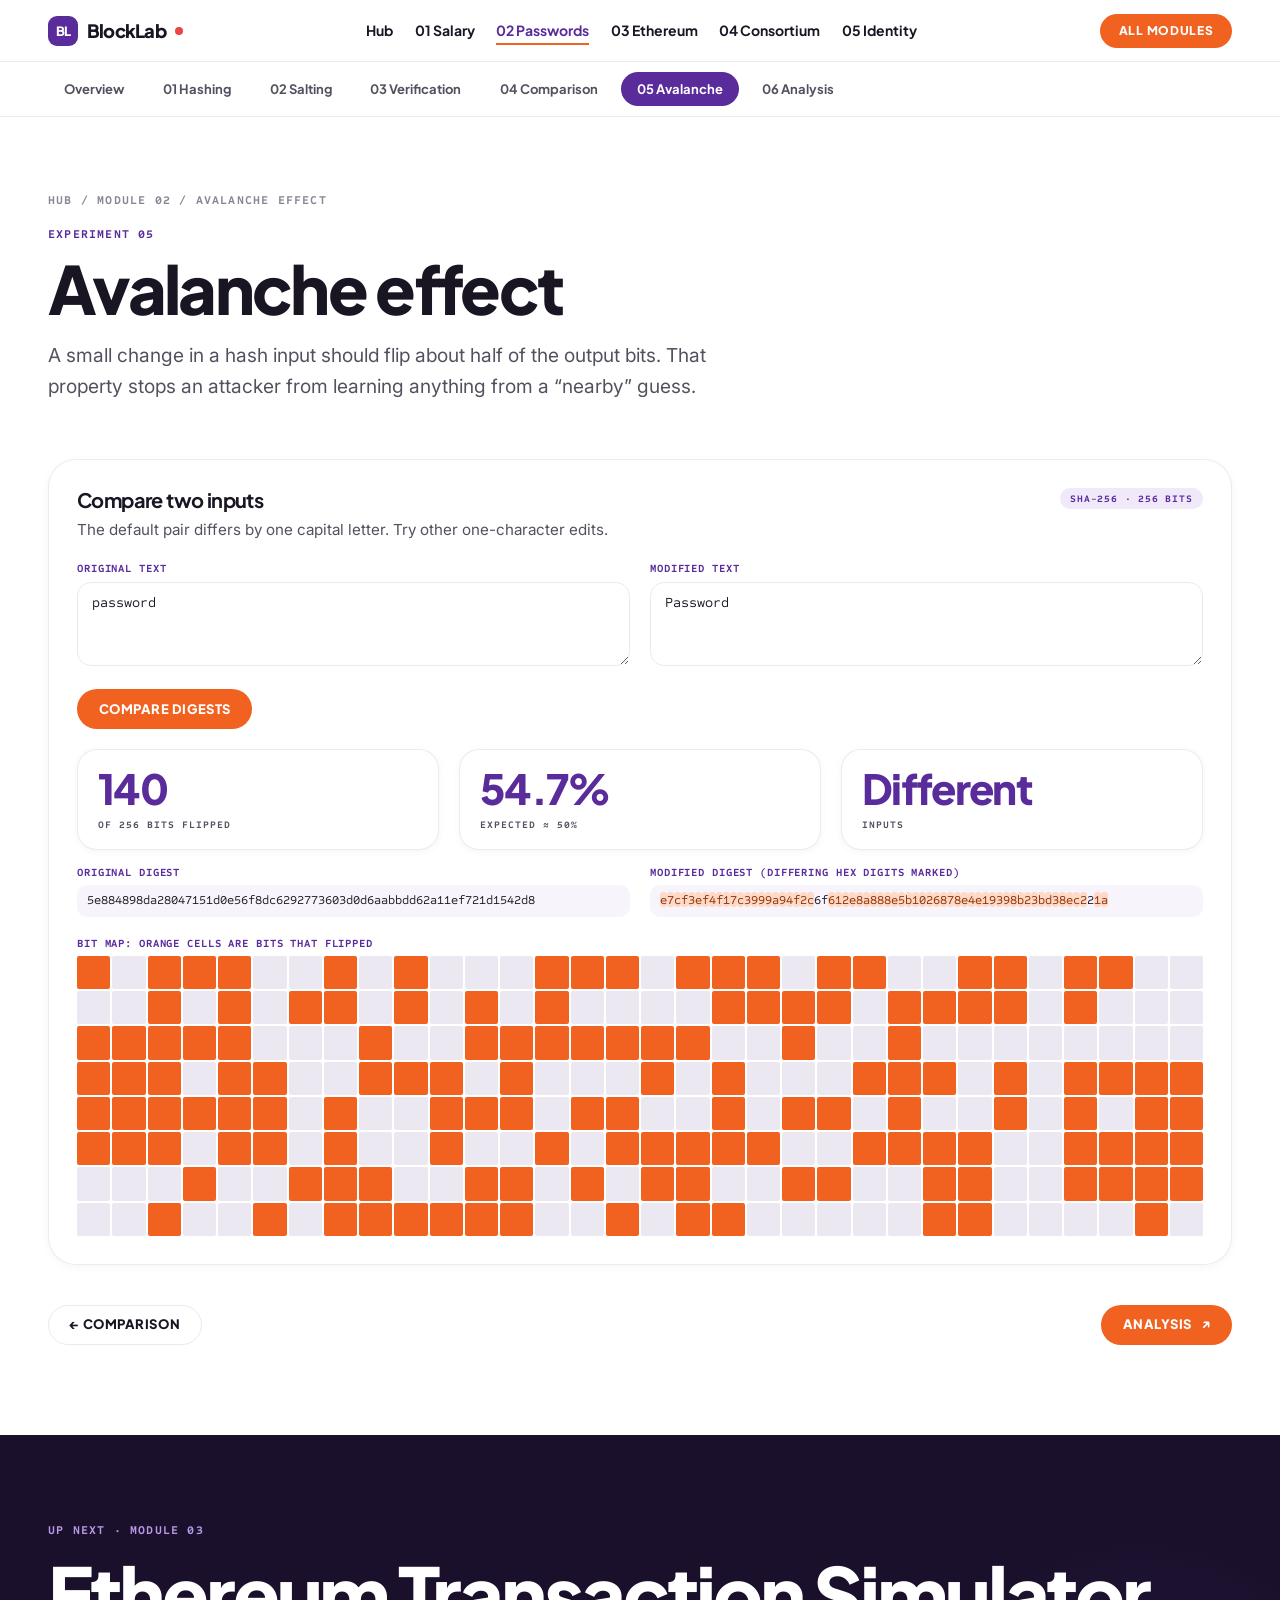
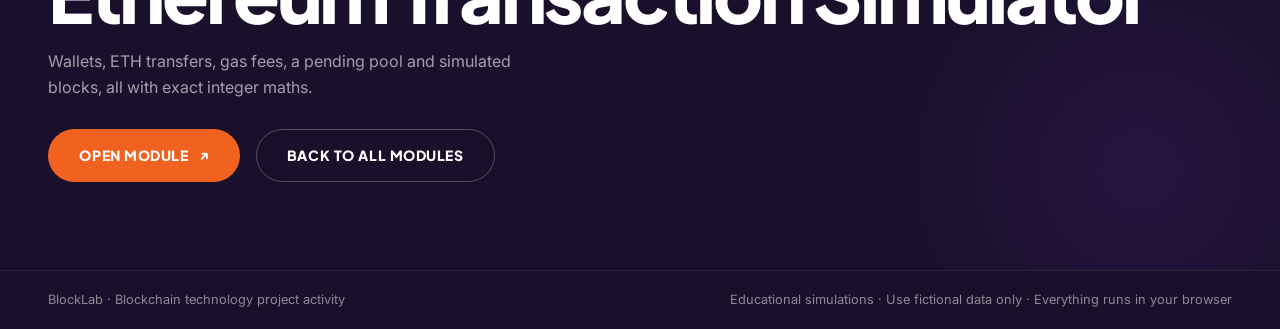
<file: m2/avalanche.html>
<!doctype html>
<html lang="en">
<head>
<meta charset="utf-8">
<meta name="viewport" content="width=device-width,initial-scale=1">
<title>Avalanche Effect · Password Security Lab · BlockLab</title>
<link rel="preconnect" href="https://fonts.googleapis.com"><link rel="preconnect" href="https://fonts.gstatic.com" crossorigin>
<link href="https://fonts.googleapis.com/css2?family=Inter:wght@400;500;600&family=Plus+Jakarta+Sans:wght@600;700;800&family=Sometype+Mono:wght@400;700&display=swap" rel="stylesheet">
<link rel="stylesheet" href="../css/theme.css">
</head>
<body data-base="../" data-page="avalanche">
<div id="nav"></div>
<div class="subnav"><div class="subnav-in" role="navigation" aria-label="Experiments"><a href="index.html">Overview</a><a href="hashing.html">01 Hashing</a><a href="salt.html">02 Salting</a><a href="verification.html">03 Verification</a><a href="comparison.html">04 Comparison</a><a href="avalanche.html" class="on">05 Avalanche</a><a href="security.html">06 Analysis</a></div></div>
<main id="main">
  <div class="wrap mhead">
    <p class="crumbs"><a href="../index.html">Hub</a> / <a href="index.html">Module 02</a> / Avalanche Effect</p>
    <p class="kicker">Experiment 05</p>
    <h1>Avalanche effect</h1>
    <p class="lead">A small change in a hash input should flip about half of the output bits. That property stops an attacker from learning anything from a “nearby” guess.</p>
  </div>
  <div class="wrap" style="padding-bottom:clamp(48px,7vw,96px)">

    <div class="card white">
      <div class="card-head"><div><h3>Compare two inputs</h3><p>The default pair differs by one capital letter. Try other one-character edits.</p></div><span class="badge">SHA-256 · 256 bits</span></div>
      <form id="avalancheForm">
        <div class="grid g2"><div class="field"><label for="avOriginal">Original text</label><textarea id="avOriginal" rows="3">password</textarea></div>
        <div class="field"><label for="avModified">Modified text</label><textarea id="avModified" rows="3">Password</textarea></div></div>
        <button class="btn" type="submit">Compare digests</button>
      </form>
      <div id="avResults"></div>
    </div>
<nav class="row between" style="margin-top:2.5rem" aria-label="Experiment sequence">
  <a class="btn ghost" href="comparison.html">← Comparison</a>
  <a class="btn" href="security.html">Analysis <span class="arrow">→</span></a>
</nav>
  </div>
</main>
<div id="foot"></div>
<script src="../js/common.js"></script>
<script src="m2.js"></script>
</body>
</html>
</file>
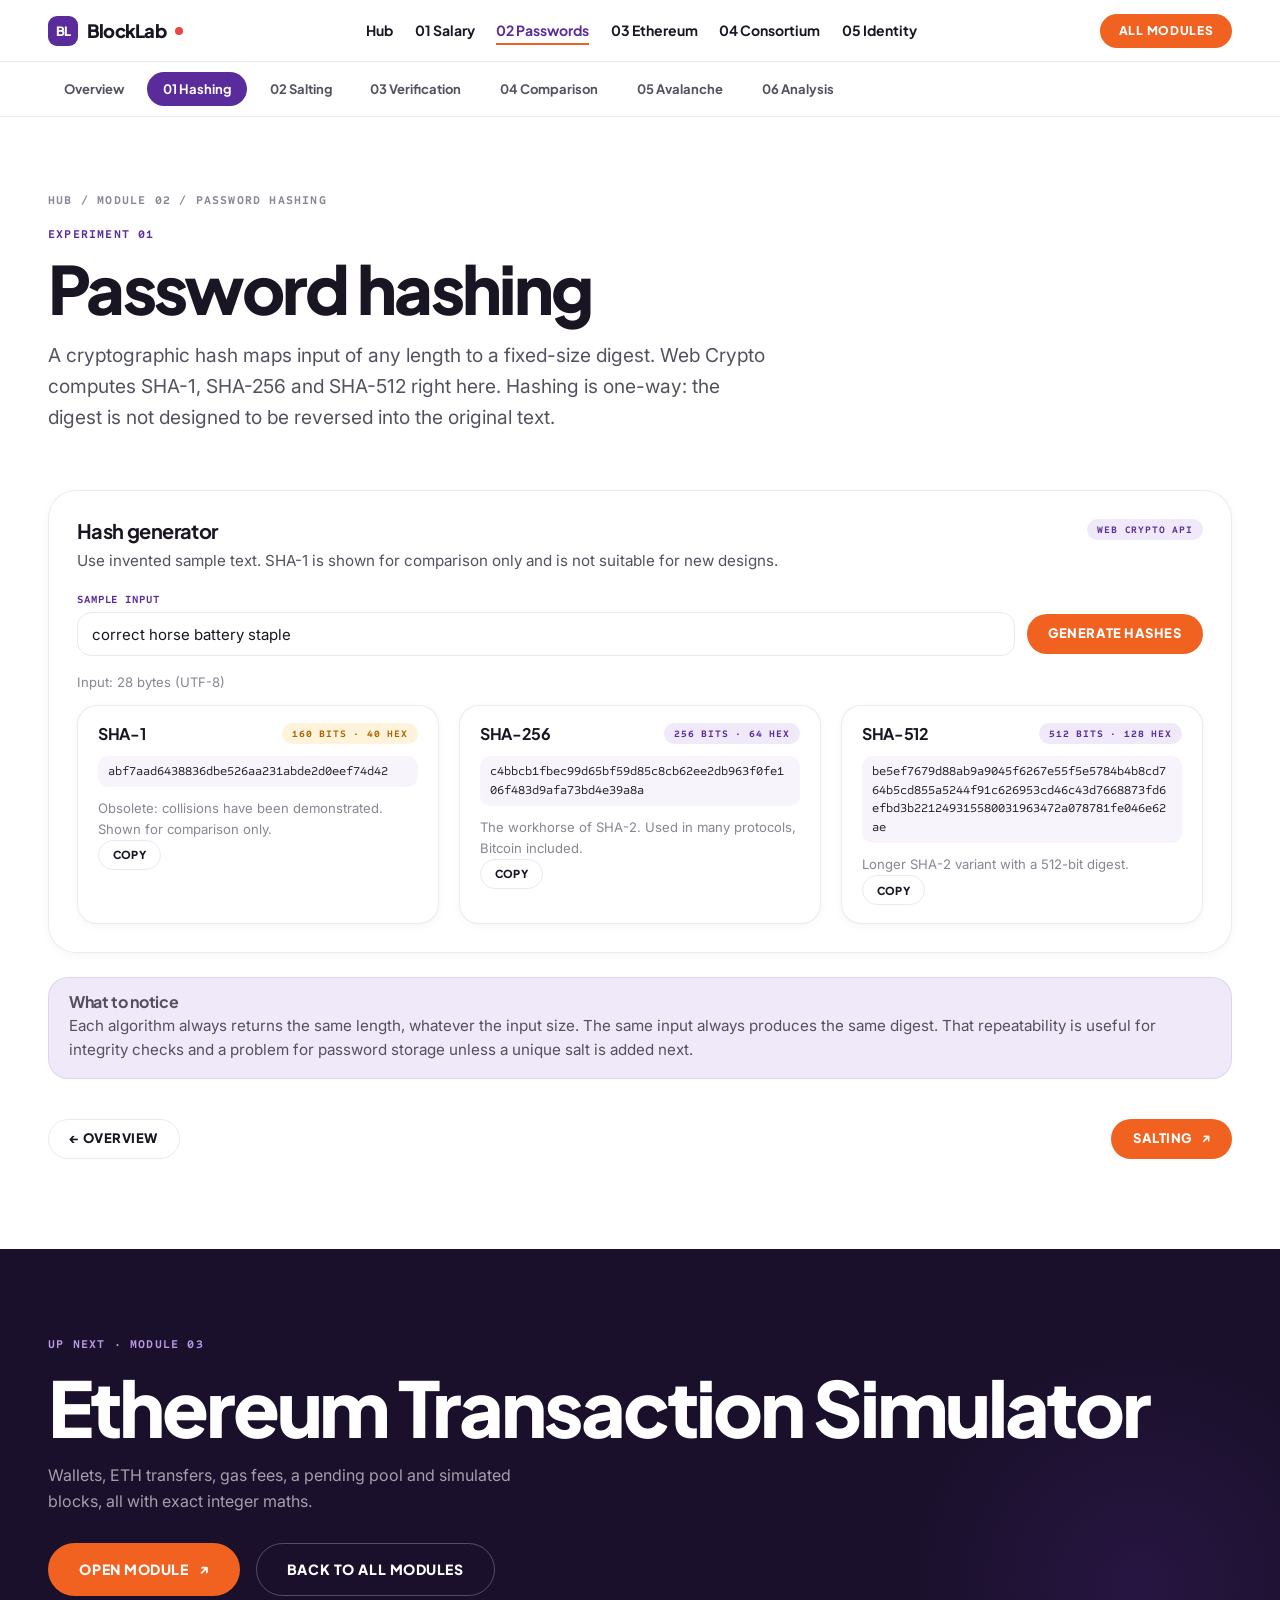
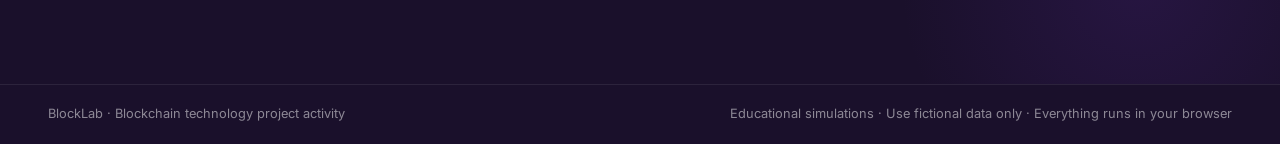
<file: m2/hashing.html>
<!doctype html>
<html lang="en">
<head>
<meta charset="utf-8">
<meta name="viewport" content="width=device-width,initial-scale=1">
<title>Password Hashing · Password Security Lab · BlockLab</title>
<link rel="preconnect" href="https://fonts.googleapis.com"><link rel="preconnect" href="https://fonts.gstatic.com" crossorigin>
<link href="https://fonts.googleapis.com/css2?family=Inter:wght@400;500;600&family=Plus+Jakarta+Sans:wght@600;700;800&family=Sometype+Mono:wght@400;700&display=swap" rel="stylesheet">
<link rel="stylesheet" href="../css/theme.css">
</head>
<body data-base="../" data-page="hashing">
<div id="nav"></div>
<div class="subnav"><div class="subnav-in" role="navigation" aria-label="Experiments"><a href="index.html">Overview</a><a href="hashing.html" class="on">01 Hashing</a><a href="salt.html">02 Salting</a><a href="verification.html">03 Verification</a><a href="comparison.html">04 Comparison</a><a href="avalanche.html">05 Avalanche</a><a href="security.html">06 Analysis</a></div></div>
<main id="main">
  <div class="wrap mhead">
    <p class="crumbs"><a href="../index.html">Hub</a> / <a href="index.html">Module 02</a> / Password Hashing</p>
    <p class="kicker">Experiment 01</p>
    <h1>Password hashing</h1>
    <p class="lead">A cryptographic hash maps input of any length to a fixed-size digest. Web Crypto computes SHA-1, SHA-256 and SHA-512 right here. Hashing is one-way: the digest is not designed to be reversed into the original text.</p>
  </div>
  <div class="wrap" style="padding-bottom:clamp(48px,7vw,96px)">

    <div class="card white">
      <div class="card-head"><div><h3>Hash generator</h3><p>Use invented sample text. SHA-1 is shown for comparison only and is not suitable for new designs.</p></div><span class="badge">Web Crypto API</span></div>
      <form id="hashForm"><label for="hashInput">Sample input</label>
        <div class="row" style="flex-wrap:nowrap"><input id="hashInput" type="text" placeholder="e.g. correct horse battery staple" autocomplete="off" value="correct horse battery staple"><button class="btn" id="hashBtn" type="submit" style="flex:none">Generate hashes</button></div>
      </form>
      <div id="hashResults"></div>
    </div>
    <div class="notice" style="margin-top:1.5rem"><h4>What to notice</h4>Each algorithm always returns the same length, whatever the input size. The same input always produces the same digest. That repeatability is useful for integrity checks and a problem for password storage unless a unique salt is added next.</div>
    <script>window.addEventListener('load',function(){document.getElementById('hashForm').dispatchEvent(new Event('submit',{cancelable:true}));});</script>
<nav class="row between" style="margin-top:2.5rem" aria-label="Experiment sequence">
  <a class="btn ghost" href="index.html">← Overview</a>
  <a class="btn" href="salt.html">Salting <span class="arrow">→</span></a>
</nav>
  </div>
</main>
<div id="foot"></div>
<script src="../js/common.js"></script>
<script src="m2.js"></script>
</body>
</html>
</file>
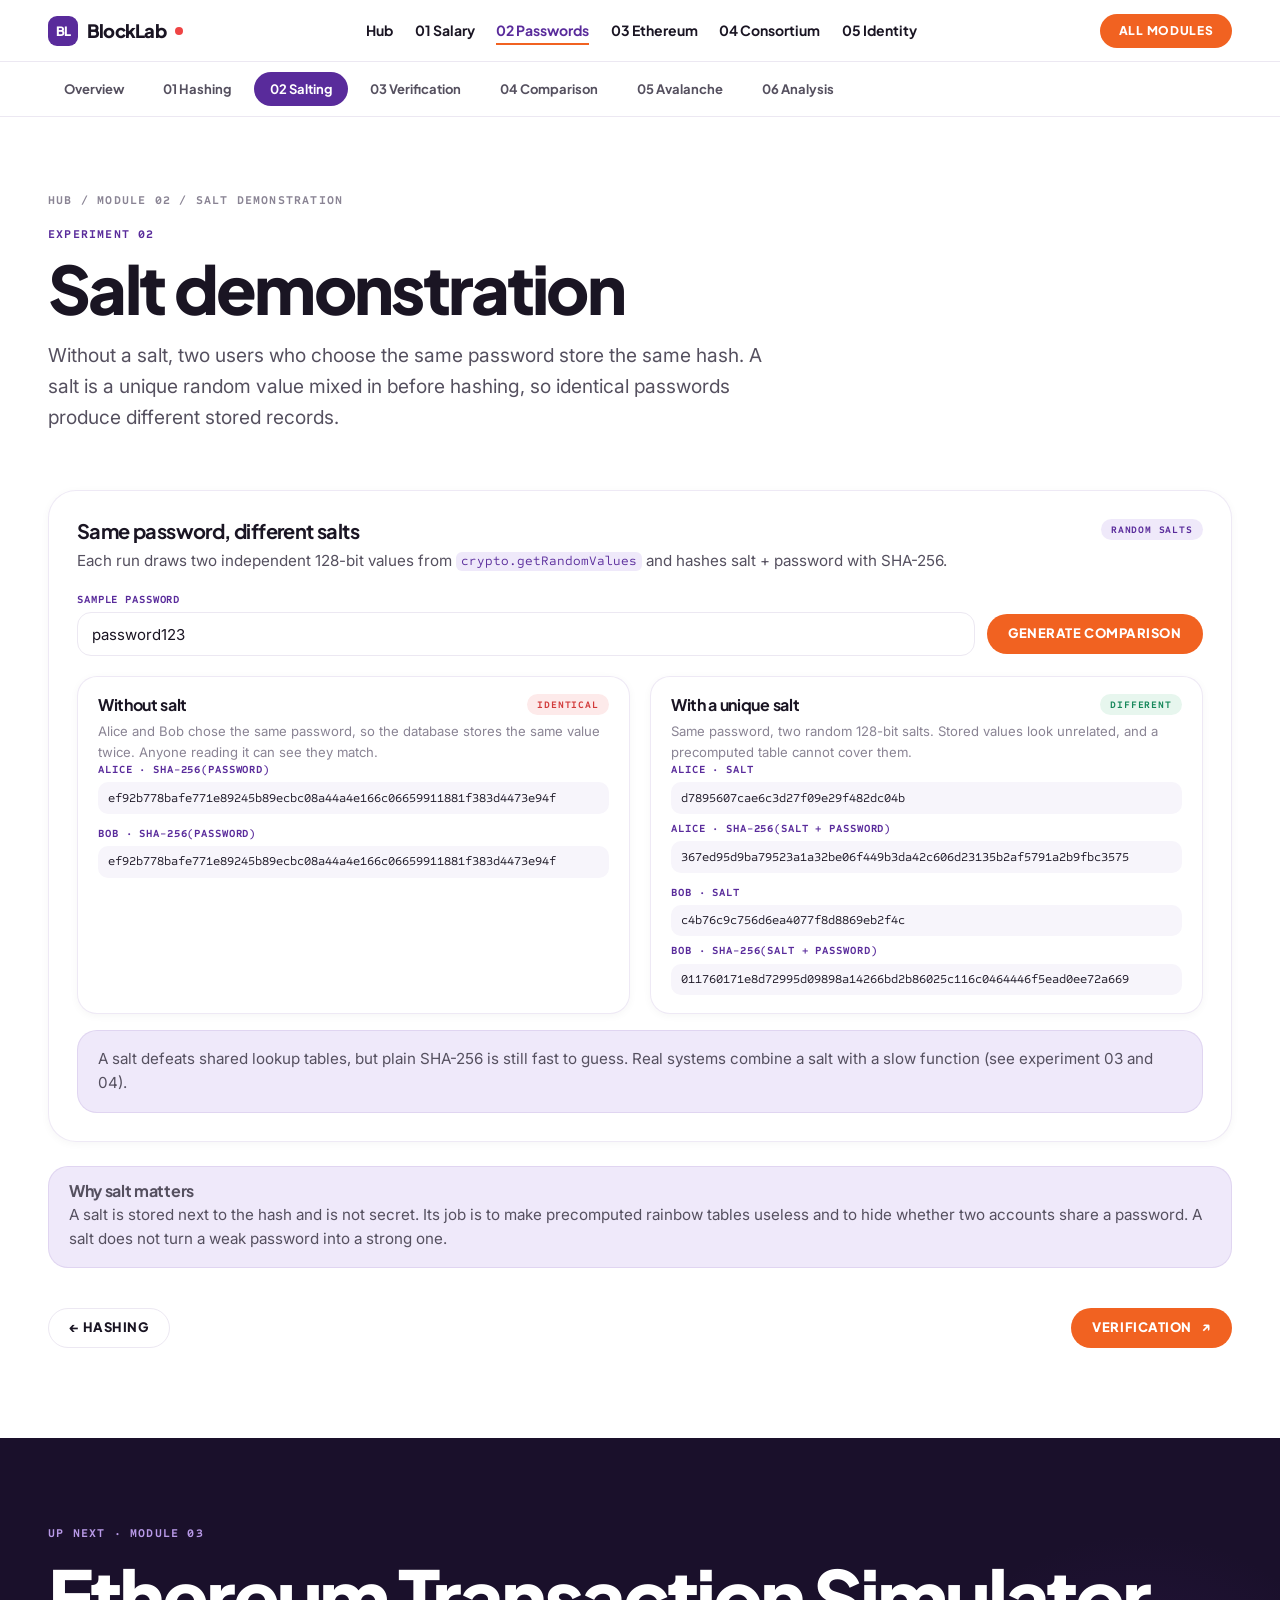
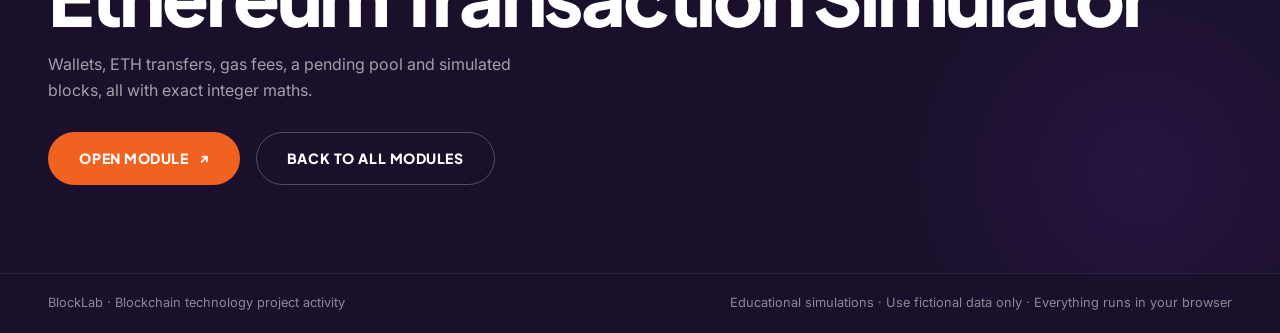
<file: m2/salt.html>
<!doctype html>
<html lang="en">
<head>
<meta charset="utf-8">
<meta name="viewport" content="width=device-width,initial-scale=1">
<title>Salt Demonstration · Password Security Lab · BlockLab</title>
<link rel="preconnect" href="https://fonts.googleapis.com"><link rel="preconnect" href="https://fonts.gstatic.com" crossorigin>
<link href="https://fonts.googleapis.com/css2?family=Inter:wght@400;500;600&family=Plus+Jakarta+Sans:wght@600;700;800&family=Sometype+Mono:wght@400;700&display=swap" rel="stylesheet">
<link rel="stylesheet" href="../css/theme.css">
</head>
<body data-base="../" data-page="salt">
<div id="nav"></div>
<div class="subnav"><div class="subnav-in" role="navigation" aria-label="Experiments"><a href="index.html">Overview</a><a href="hashing.html">01 Hashing</a><a href="salt.html" class="on">02 Salting</a><a href="verification.html">03 Verification</a><a href="comparison.html">04 Comparison</a><a href="avalanche.html">05 Avalanche</a><a href="security.html">06 Analysis</a></div></div>
<main id="main">
  <div class="wrap mhead">
    <p class="crumbs"><a href="../index.html">Hub</a> / <a href="index.html">Module 02</a> / Salt Demonstration</p>
    <p class="kicker">Experiment 02</p>
    <h1>Salt demonstration</h1>
    <p class="lead">Without a salt, two users who choose the same password store the same hash. A salt is a unique random value mixed in before hashing, so identical passwords produce different stored records.</p>
  </div>
  <div class="wrap" style="padding-bottom:clamp(48px,7vw,96px)">

    <div class="card white">
      <div class="card-head"><div><h3>Same password, different salts</h3><p>Each run draws two independent 128-bit values from <code>crypto.getRandomValues</code> and hashes salt + password with SHA-256.</p></div><span class="badge">Random salts</span></div>
      <form id="saltForm"><label for="saltInput">Sample password</label>
        <div class="row" style="flex-wrap:nowrap"><input id="saltInput" type="text" placeholder="Try: password123" autocomplete="off" value="password123"><button class="btn" id="saltBtn" type="submit" style="flex:none">Generate comparison</button></div>
      </form>
      <div id="saltResults"></div>
    </div>
    <div class="notice" style="margin-top:1.5rem"><h4>Why salt matters</h4>A salt is stored next to the hash and is not secret. Its job is to make precomputed rainbow tables useless and to hide whether two accounts share a password. A salt does not turn a weak password into a strong one.</div>
    <script>window.addEventListener('load',function(){document.getElementById('saltForm').dispatchEvent(new Event('submit',{cancelable:true}));});</script>
<nav class="row between" style="margin-top:2.5rem" aria-label="Experiment sequence">
  <a class="btn ghost" href="hashing.html">← Hashing</a>
  <a class="btn" href="verification.html">Verification <span class="arrow">→</span></a>
</nav>
  </div>
</main>
<div id="foot"></div>
<script src="../js/common.js"></script>
<script src="m2.js"></script>
</body>
</html>
</file>
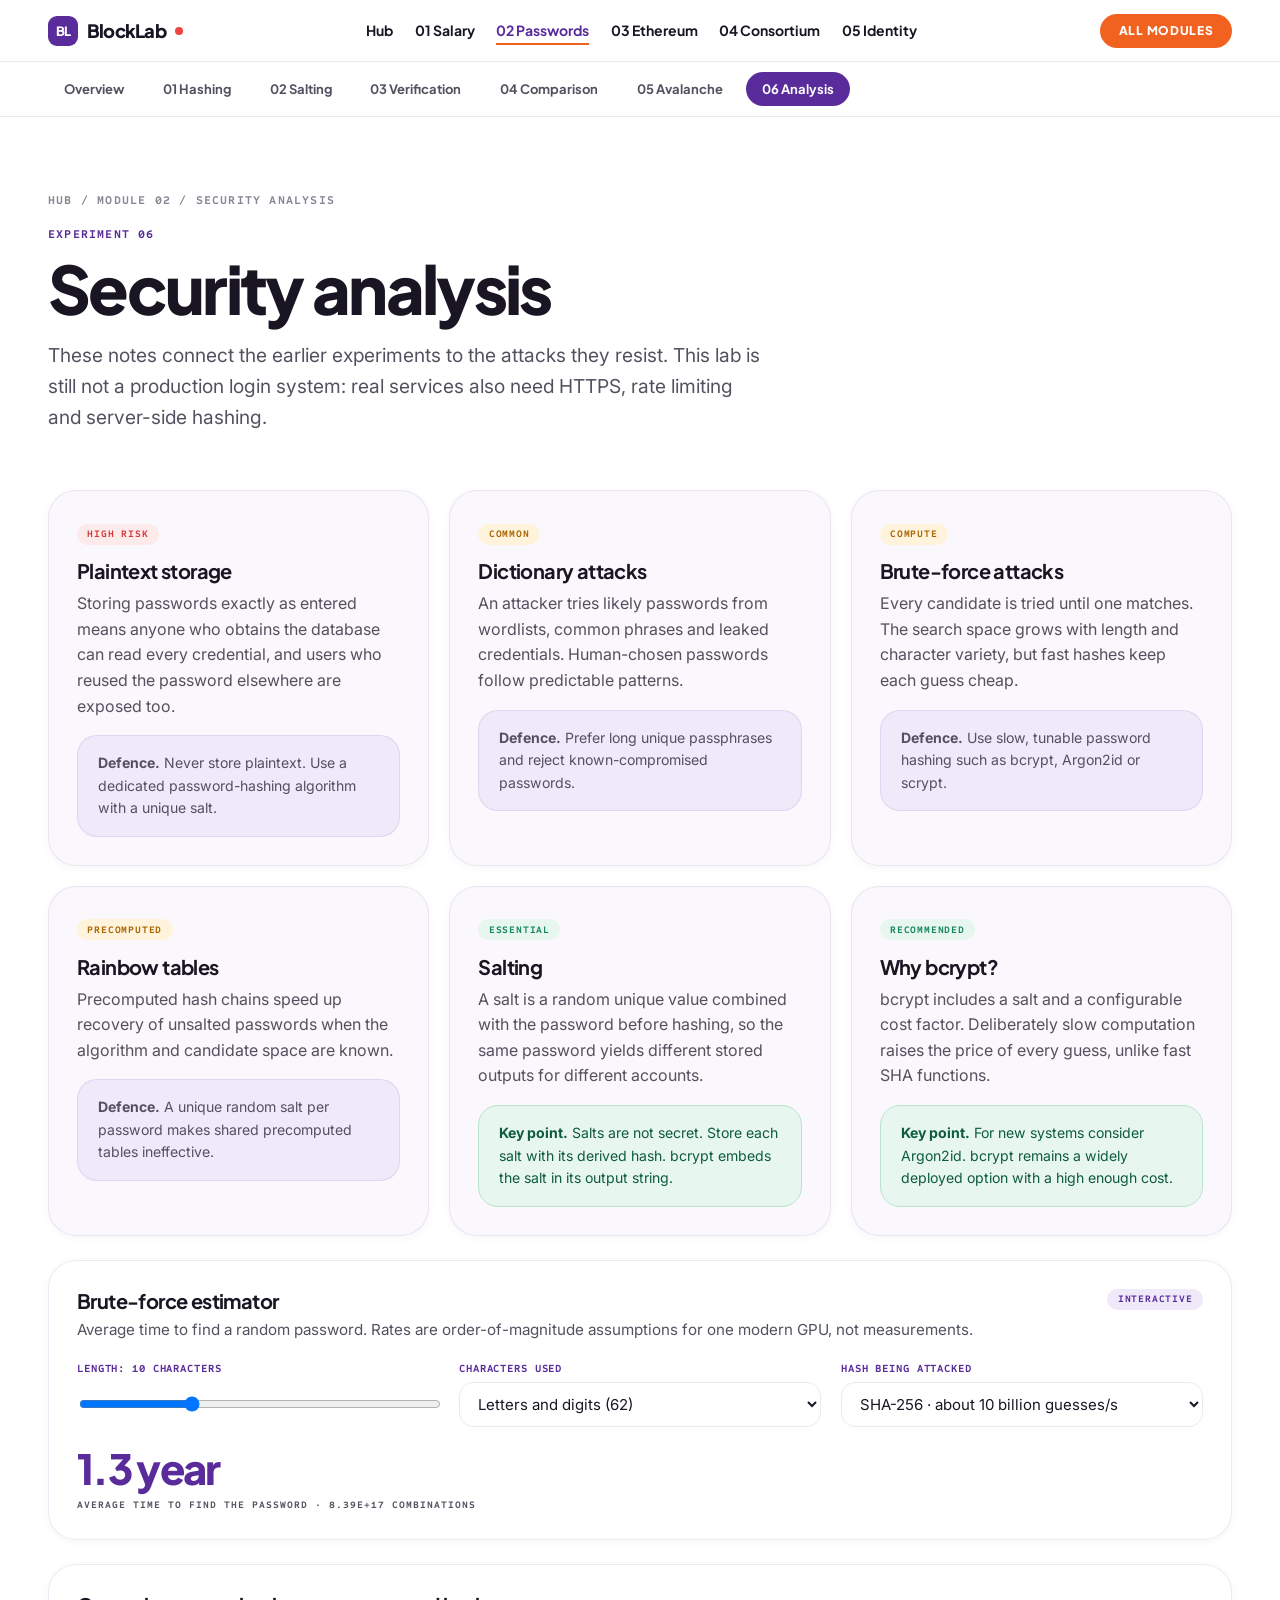
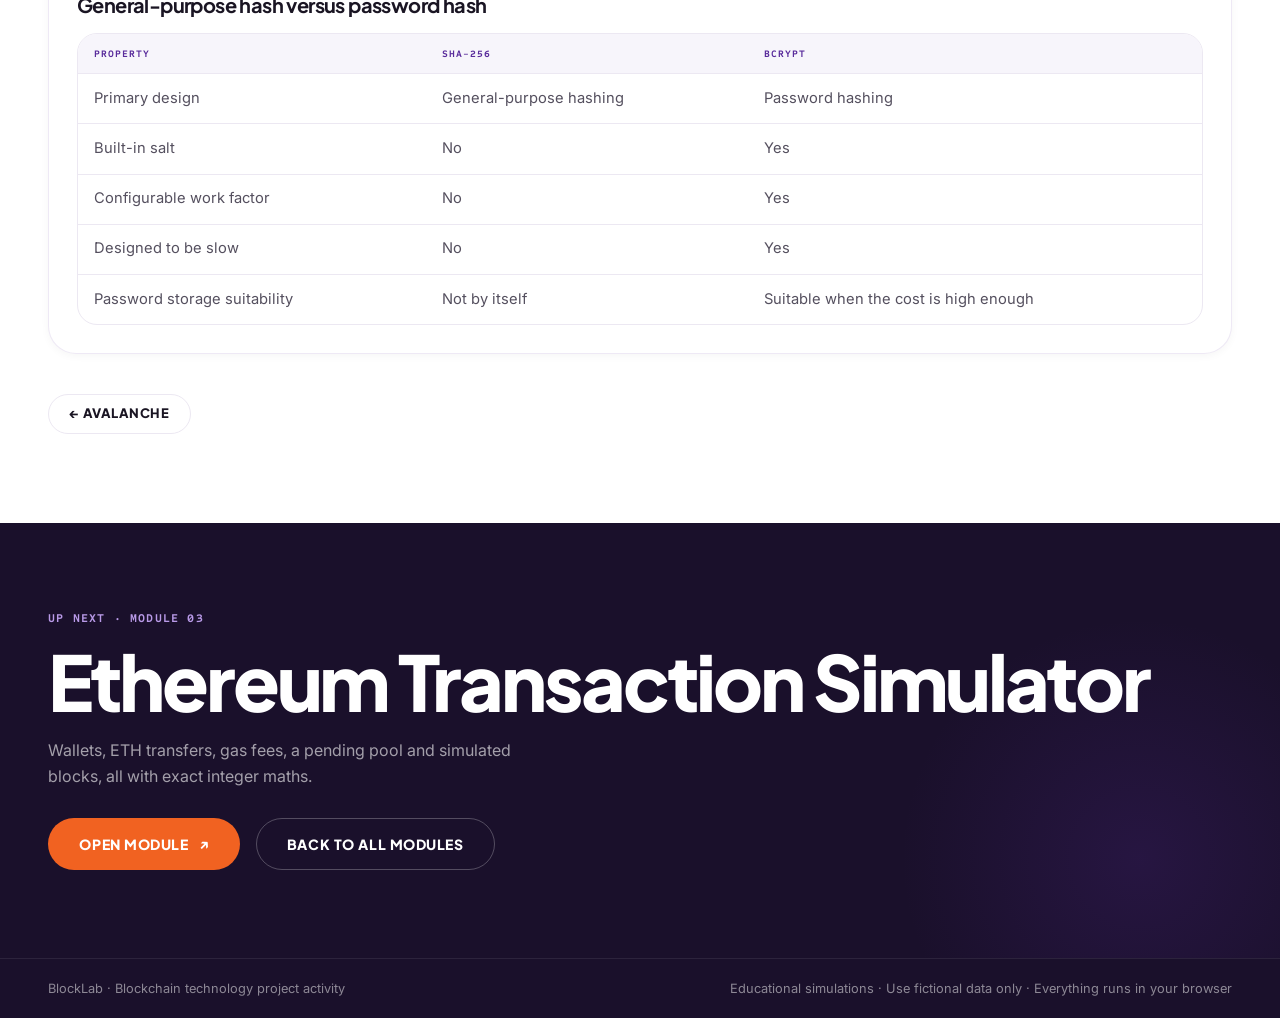
<file: m2/security.html>
<!doctype html>
<html lang="en">
<head>
<meta charset="utf-8">
<meta name="viewport" content="width=device-width,initial-scale=1">
<title>Security Analysis · Password Security Lab · BlockLab</title>
<link rel="preconnect" href="https://fonts.googleapis.com"><link rel="preconnect" href="https://fonts.gstatic.com" crossorigin>
<link href="https://fonts.googleapis.com/css2?family=Inter:wght@400;500;600&family=Plus+Jakarta+Sans:wght@600;700;800&family=Sometype+Mono:wght@400;700&display=swap" rel="stylesheet">
<link rel="stylesheet" href="../css/theme.css">
</head>
<body data-base="../" data-page="security">
<div id="nav"></div>
<div class="subnav"><div class="subnav-in" role="navigation" aria-label="Experiments"><a href="index.html">Overview</a><a href="hashing.html">01 Hashing</a><a href="salt.html">02 Salting</a><a href="verification.html">03 Verification</a><a href="comparison.html">04 Comparison</a><a href="avalanche.html">05 Avalanche</a><a href="security.html" class="on">06 Analysis</a></div></div>
<main id="main">
  <div class="wrap mhead">
    <p class="crumbs"><a href="../index.html">Hub</a> / <a href="index.html">Module 02</a> / Security Analysis</p>
    <p class="kicker">Experiment 06</p>
    <h1>Security analysis</h1>
    <p class="lead">These notes connect the earlier experiments to the attacks they resist. This lab is still not a production login system: real services also need HTTPS, rate limiting and server-side hashing.</p>
  </div>
  <div class="wrap" style="padding-bottom:clamp(48px,7vw,96px)">

    <div class="grid g3">
      <article class="card hover"><span class="badge bad">High risk</span><h3 style="margin:.9rem 0 .5rem">Plaintext storage</h3><p>Storing passwords exactly as entered means anyone who obtains the database can read every credential, and users who reused the password elsewhere are exposed too.</p><div class="notice " style="font-size:.88rem"><b>Defence.</b> Never store plaintext. Use a dedicated password-hashing algorithm with a unique salt.</div></article>
      <article class="card hover"><span class="badge warn">Common</span><h3 style="margin:.9rem 0 .5rem">Dictionary attacks</h3><p>An attacker tries likely passwords from wordlists, common phrases and leaked credentials. Human-chosen passwords follow predictable patterns.</p><div class="notice " style="font-size:.88rem"><b>Defence.</b> Prefer long unique passphrases and reject known-compromised passwords.</div></article>
      <article class="card hover"><span class="badge warn">Compute</span><h3 style="margin:.9rem 0 .5rem">Brute-force attacks</h3><p>Every candidate is tried until one matches. The search space grows with length and character variety, but fast hashes keep each guess cheap.</p><div class="notice " style="font-size:.88rem"><b>Defence.</b> Use slow, tunable password hashing such as bcrypt, Argon2id or scrypt.</div></article>
      <article class="card hover"><span class="badge warn">Precomputed</span><h3 style="margin:.9rem 0 .5rem">Rainbow tables</h3><p>Precomputed hash chains speed up recovery of unsalted passwords when the algorithm and candidate space are known.</p><div class="notice " style="font-size:.88rem"><b>Defence.</b> A unique random salt per password makes shared precomputed tables ineffective.</div></article>
      <article class="card hover"><span class="badge ok">Essential</span><h3 style="margin:.9rem 0 .5rem">Salting</h3><p>A salt is a random unique value combined with the password before hashing, so the same password yields different stored outputs for different accounts.</p><div class="notice ok" style="font-size:.88rem"><b>Key point.</b> Salts are not secret. Store each salt with its derived hash. bcrypt embeds the salt in its output string.</div></article>
      <article class="card hover"><span class="badge ok">Recommended</span><h3 style="margin:.9rem 0 .5rem">Why bcrypt?</h3><p>bcrypt includes a salt and a configurable cost factor. Deliberately slow computation raises the price of every guess, unlike fast SHA functions.</p><div class="notice ok" style="font-size:.88rem"><b>Key point.</b> For new systems consider Argon2id. bcrypt remains a widely deployed option with a high enough cost.</div></article>
    </div>
    <div class="card white" style="margin-top:1.5rem" id="calc">
      <div class="card-head"><div><h3>Brute-force estimator</h3><p>Average time to find a random password. Rates are order-of-magnitude assumptions for one modern GPU, not measurements.</p></div><span class="badge">Interactive</span></div>
      <div class="grid g3">
        <div class="field"><label for="cLen">Length: <span id="cLenV"></span></label><input id="cLen" type="range" min="6" max="20" value="10"></div>
        <div class="field"><label for="cSet">Characters used</label><select id="cSet"><option value="26">Lowercase letters (26)</option><option value="62" selected>Letters and digits (62)</option><option value="94">All printable ASCII (94)</option></select></div>
        <div class="field"><label for="cRate">Hash being attacked</label><select id="cRate"><option value="10000000000" selected>SHA-256 · about 10 billion guesses/s</option><option value="5000">bcrypt cost 10 · about 5,000 guesses/s</option></select></div>
      </div>
      <div id="cOut"></div>
    </div>
    <div class="card white" style="margin-top:1.5rem">
      <h3>General-purpose hash versus password hash</h3>
      <div class="tw" style="margin-top:1rem"><table><thead><tr><th>Property</th><th>SHA-256</th><th>bcrypt</th></tr></thead><tbody>
        <tr><td>Primary design</td><td>General-purpose hashing</td><td>Password hashing</td></tr>
        <tr><td>Built-in salt</td><td>No</td><td>Yes</td></tr>
        <tr><td>Configurable work factor</td><td>No</td><td>Yes</td></tr>
        <tr><td>Designed to be slow</td><td>No</td><td>Yes</td></tr>
        <tr><td>Password storage suitability</td><td>Not by itself</td><td>Suitable when the cost is high enough</td></tr>
      </tbody></table></div>
    </div>
<nav class="row between" style="margin-top:2.5rem" aria-label="Experiment sequence">
  <a class="btn ghost" href="avalanche.html">← Avalanche</a>
  <span></span>
</nav>
  </div>
</main>
<div id="foot"></div>
<script src="../js/common.js"></script>
<script src="m2.js"></script>
</body>
</html>
</file>
<file: css/theme.css>
/* BlockLab — "Cinematic Momentum" theme shared by the hub and all five modules */
:root{
  --bg:#FFFFFF; --band:#F7F5FB; --ink:#1A1523; --body:#55505F; --muted:#8A8494;
  --purple:#592B9B; --purple-d:#43207a; --orange:#F16221; --orange-d:#d9511a;
  --line:#ECE8F2; --glass:rgba(89,43,155,.03); --glass-line:rgba(89,43,155,.1);
  --night:#1A102B; --ok:#16875a; --ok-bg:#e7f6ee; --bad:#d23b3b; --bad-bg:#fdeaea;
  --warn:#a86400; --warn-bg:#fff3dc; --info-bg:#efe9fa;
  --f-head:'Plus Jakarta Sans',system-ui,-apple-system,'Segoe UI',sans-serif;
  --f-body:'Inter',system-ui,-apple-system,'Segoe UI',sans-serif;
  --f-mono:'Sometype Mono',ui-monospace,'SFMono-Regular',Menlo,Consolas,monospace;
  --r-card:28px; --r-md:16px; --shadow:0 2px 8px rgba(0,0,0,.04); --shadow-h:0 10px 25px rgba(0,0,0,.06);
  --gutter:max(16px,env(safe-area-inset-left,0px));
}
*{box-sizing:border-box}
html{scroll-behavior:smooth;-webkit-text-size-adjust:100%}
body{margin:0;background:var(--bg);color:var(--body);font:16px/1.6 var(--f-body);-webkit-font-smoothing:antialiased;overflow-x:hidden}
h1,h2,h3,h4{font-family:var(--f-head);color:var(--ink);letter-spacing:-.04em;font-weight:800;line-height:1.05;margin:0;text-wrap:balance}
h1{font-size:clamp(2.4rem,6.2vw,5rem);line-height:.96}
h2{font-size:clamp(1.8rem,3.6vw,3rem)}
h3{font-size:1.25rem;letter-spacing:-.03em;font-weight:700;line-height:1.2}
h4{font-size:1rem;letter-spacing:-.02em;font-weight:700}
p{margin:0 0 1em}
a{color:var(--purple);text-decoration:none}
a:hover{color:var(--orange)}
code,.mono{font-family:var(--f-mono);font-size:.86em}
code{background:var(--info-bg);color:var(--purple);padding:.1em .4em;border-radius:6px}
:focus-visible{outline:3px solid var(--orange);outline-offset:2px;border-radius:6px}
.skip{position:absolute;left:-999px;top:0;background:var(--ink);color:#fff;padding:.6rem 1rem;z-index:100}
.skip:focus{left:8px;top:8px}

/* ---------- navigation ---------- */
.nav{position:sticky;top:0;z-index:50;background:rgba(255,255,255,.9);backdrop-filter:blur(12px);-webkit-backdrop-filter:blur(12px);border-bottom:1px solid var(--line)}
.nav-in{max-width:1248px;margin:0 auto;padding:.85rem 2rem;display:flex;align-items:center;gap:1.5rem}
.logo{display:flex;align-items:center;gap:.55rem;font:800 1.15rem var(--f-head);letter-spacing:-.04em;color:var(--ink);white-space:nowrap}
.logo:hover{color:var(--ink)}
.logo-mark{width:30px;height:30px;border-radius:9px;background:var(--purple);color:#fff;display:grid;place-items:center;font-size:.8rem}
.pulse{width:8px;height:8px;border-radius:50%;background:#ef4444;animation:pulse 1.8s infinite ease-in-out;flex:none}
@keyframes pulse{0%{opacity:1;transform:scale(1)}50%{opacity:.5;transform:scale(1.2)}100%{opacity:1;transform:scale(1)}}
.nav-links{display:flex;gap:1.35rem;margin:0 auto;font:700 14px var(--f-head)}
.nav-links a{color:var(--ink);padding:.25rem 0;border-bottom:2px solid transparent;white-space:nowrap}
.nav-links a:hover{color:var(--orange)}
.nav-links a.on{color:var(--purple);border-bottom-color:var(--orange)}
.pill-cta{background:var(--orange);color:#fff;border-radius:999px;padding:.6rem 1.15rem;font:800 12px var(--f-head);letter-spacing:.06em;text-transform:uppercase;white-space:nowrap;transition:transform .2s ease,background .2s}
.pill-cta:hover{color:#fff;background:var(--orange-d);transform:scale(1.02)}
.nav-toggle{display:none;margin-left:auto;background:none;border:1px solid var(--line);border-radius:10px;padding:.45rem .7rem;font:700 13px var(--f-head);color:var(--ink);cursor:pointer}

/* ---------- layout ---------- */
.wrap{max-width:1248px;margin:0 auto;padding-inline:max(2rem,env(safe-area-inset-left,0px))}
section.sec{padding-block:clamp(64px,9vw,128px)}
.band{background:var(--band);border-block:1px solid var(--line)}
.kicker{font:700 12px var(--f-mono);text-transform:uppercase;letter-spacing:.1em;color:var(--purple);margin:0 0 1rem}
.lead{font-size:1.2rem;max-width:60ch}
.grid{display:grid;gap:1.25rem}
.g2{grid-template-columns:repeat(2,minmax(0,1fr))}
.g3{grid-template-columns:repeat(3,minmax(0,1fr))}
.g4{grid-template-columns:repeat(4,minmax(0,1fr))}
.g5{grid-template-columns:repeat(5,minmax(0,1fr))}
.stack>*+*{margin-top:1.25rem}
.row{display:flex;gap:.75rem;flex-wrap:wrap;align-items:center}
.row.between{justify-content:space-between}
.grow{flex:1 1 220px;min-width:0}
.hide{display:none!important}
.muted{color:var(--muted)}
.right{text-align:right}
.center{text-align:center}

/* ---------- module page head ---------- */
.mhead{padding-block:clamp(40px,6vw,80px) clamp(24px,3vw,40px)}
.mhead h1{font-size:clamp(2.2rem,5.2vw,4.2rem);max-width:16ch}
.mhead .lead{margin-top:1.25rem}
.crumbs{font:700 12px var(--f-mono);text-transform:uppercase;letter-spacing:.1em;color:var(--muted);margin-bottom:1.2rem}
.crumbs a{color:var(--muted)}.crumbs a:hover{color:var(--orange)}

/* ---------- cards ---------- */
.card{background:var(--glass);border:1px solid var(--glass-line);border-radius:var(--r-card);padding:1.75rem;backdrop-filter:blur(4px);-webkit-backdrop-filter:blur(4px);box-shadow:var(--shadow);transition:transform .25s ease,box-shadow .25s ease}
.card.hover:hover{transform:translateY(-2px);box-shadow:var(--shadow-h)}
.card.white{background:#fff}
.card.sm{padding:1.1rem 1.25rem;border-radius:20px}
.card h3{margin-bottom:.35rem}
.card-head{display:flex;justify-content:space-between;gap:1rem;align-items:flex-start;flex-wrap:wrap;margin-bottom:1.25rem}
.card-head p{margin:.25rem 0 0;font-size:.95rem}
.stat{font:800 clamp(2rem,3.4vw,2.6rem) var(--f-head);letter-spacing:-.04em;color:var(--purple);line-height:1}
.stat-l{font:700 10px var(--f-mono);text-transform:uppercase;letter-spacing:.1em;color:var(--body);margin-top:.6rem}
.card.tilt{transform:perspective(900px) rotateX(0) rotateY(0)}
.card.tilt:hover{transform:perspective(900px) rotateX(2deg) rotateY(-2deg) translateY(-2px)}

/* ---------- buttons ---------- */
.btn{display:inline-flex;align-items:center;justify-content:center;gap:.5rem;border:1px solid transparent;border-radius:999px;padding:.7rem 1.3rem;font:800 13px var(--f-head);letter-spacing:.04em;text-transform:uppercase;cursor:pointer;background:var(--orange);color:#fff;transition:transform .2s ease,background .2s,border-color .2s,color .2s;text-decoration:none;line-height:1.2}
.btn:hover{transform:scale(1.02);background:var(--orange-d);color:#fff}
.btn.ghost{background:transparent;color:var(--ink);border-color:var(--line)}
.btn.ghost:hover{border-color:var(--purple);color:var(--purple);background:transparent}
.btn.purple{background:var(--purple)}.btn.purple:hover{background:var(--purple-d)}
.btn.danger{background:var(--bad)}.btn.danger:hover{background:#b82f2f}
.btn.sm{padding:.45rem .85rem;font-size:11px}
.btn.lg{padding:1.05rem 1.9rem;font-size:14px}
.btn[disabled]{opacity:.45;cursor:not-allowed;transform:none}
.arrow{display:inline-block;transform:rotate(-45deg)}

/* ---------- forms ---------- */
label{display:block;font:700 11px var(--f-mono);text-transform:uppercase;letter-spacing:.08em;color:var(--purple);margin:0 0 .4rem}
input,select,textarea{width:100%;font:400 15px var(--f-body);color:var(--ink);background:#fff;border:1px solid var(--line);border-radius:14px;padding:.7rem .9rem;transition:border-color .2s,box-shadow .2s}
input:focus,select:focus,textarea:focus{outline:none;border-color:var(--purple);box-shadow:0 0 0 3px rgba(89,43,155,.12)}
textarea{resize:vertical;min-height:84px;font-family:var(--f-mono);font-size:14px}
.field{margin-bottom:1rem;min-width:0}
.hint{font-size:.82rem;color:var(--muted);margin:.35rem 0 0}
.form-row{display:grid;grid-template-columns:repeat(auto-fit,minmax(200px,1fr));gap:1rem}
.err{color:var(--bad);font-size:.88rem;margin-top:.4rem}

/* ---------- badges / notices ---------- */
.badge{display:inline-flex;align-items:center;gap:.35rem;font:700 10px var(--f-mono);text-transform:uppercase;letter-spacing:.08em;padding:.28rem .65rem;border-radius:999px;background:var(--info-bg);color:var(--purple);white-space:nowrap}
.badge.ok{background:var(--ok-bg);color:var(--ok)}
.badge.bad{background:var(--bad-bg);color:var(--bad)}
.badge.warn{background:var(--warn-bg);color:var(--warn)}
.badge.dark{background:var(--ink);color:#fff}
.notice{border-radius:20px;padding:1rem 1.25rem;border:1px solid var(--glass-line);background:var(--info-bg);font-size:.95rem}
.notice.warn{background:var(--warn-bg);border-color:#f0d9a8;color:#6b4300}
.notice.ok{background:var(--ok-bg);border-color:#b9e4cd;color:#0e5c3c}
.notice.bad{background:var(--bad-bg);border-color:#f3c3c3;color:#8c2020}
.notice b{color:inherit}
.notice h4{margin-bottom:.2rem;color:inherit}

/* ---------- tables ---------- */
.tw{overflow-x:auto;border:1px solid var(--line);border-radius:20px;background:#fff}
table{border-collapse:collapse;width:100%;font-size:.92rem}
th{font:700 10px var(--f-mono);text-transform:uppercase;letter-spacing:.1em;color:var(--purple);text-align:left;padding:.85rem 1rem;background:var(--band);white-space:nowrap}
td{padding:.8rem 1rem;border-top:1px solid var(--line);vertical-align:top}
tr:hover td{background:rgba(89,43,155,.02)}
.num{font-variant-numeric:tabular-nums}
.hash{font-family:var(--f-mono);font-size:.78rem;word-break:break-all;color:var(--ink);background:var(--band);border-radius:10px;padding:.4rem .6rem;display:block;line-height:1.5}
.hash.sm{display:inline;padding:.1rem .4rem}
.diff{background:#ffd9c7;color:#8a2f00;border-radius:3px}
.empty{padding:2rem;text-align:center;color:var(--muted);border:1px dashed var(--glass-line);border-radius:20px;background:var(--glass)}

/* ---------- sub navigation (tabs inside a module) ---------- */
.subnav{position:sticky;top:57px;z-index:40;background:rgba(255,255,255,.92);backdrop-filter:blur(10px);border-bottom:1px solid var(--line)}
.subnav-in{max-width:1248px;margin:0 auto;padding:.6rem max(2rem,env(safe-area-inset-left,0px));display:flex;gap:.4rem;overflow-x:auto;align-items:center;scrollbar-width:thin}
.subnav a,.subnav button.tab{flex:none;font:700 13px var(--f-head);color:var(--body);padding:.5rem .95rem;border-radius:999px;border:1px solid transparent;background:none;cursor:pointer;white-space:nowrap;transition:all .2s}
.subnav a:hover,.subnav button.tab:hover{color:var(--orange)}
.subnav a.on,.subnav button.tab.on{background:var(--purple);color:#fff}
.subnav .spacer{flex:1}
.acting{display:flex;align-items:center;gap:.5rem;flex:none;margin-left:auto}
.acting label{margin:0;white-space:nowrap}
.acting select{width:auto;min-width:200px;padding:.45rem .8rem;border-radius:999px;font-size:13px}

/* ---------- chain visual ---------- */
.chain{display:flex;gap:1rem;overflow-x:auto;padding:.5rem .25rem 1.25rem;scroll-snap-type:x proximity}
.block{flex:0 0 min(320px,82vw);scroll-snap-align:start;background:#fff;border:1px solid var(--glass-line);border-radius:24px;padding:1.2rem;position:relative;box-shadow:var(--shadow);transition:transform .25s,box-shadow .25s,border-color .25s}
.block:hover{transform:translateY(-2px);box-shadow:var(--shadow-h)}
.block.bad{border-color:var(--bad);background:#fffafa}
.block.genesis{background:var(--info-bg)}
.block h4{display:flex;justify-content:space-between;gap:.5rem;align-items:center;margin-bottom:.7rem}
.block dl{margin:0;display:grid;gap:.5rem}
.block dt{font:700 9px var(--f-mono);text-transform:uppercase;letter-spacing:.1em;color:var(--muted)}
.block dd{margin:0;color:var(--ink);font-size:.9rem;word-break:break-word}
.link-arrow{align-self:center;color:var(--purple);font-size:1.3rem;flex:none}

/* ---------- traffic lights window ---------- */
.win{background:#fff;border:1px solid var(--glass-line);border-radius:var(--r-card);box-shadow:var(--shadow);overflow:hidden}
.win-bar{display:flex;gap:6px;padding:14px 20px;border-bottom:1px solid var(--line);background:var(--band)}
.win-bar i{width:12px;height:12px;border-radius:50%;display:block}
.win-bar i:nth-child(1){background:#ff5f56}.win-bar i:nth-child(2){background:#ffbd2e}.win-bar i:nth-child(3){background:#27c93f}
.win-body{padding:1.5rem}

/* ---------- checklist / steps ---------- */
.checks{list-style:none;margin:0;padding:0;display:grid;gap:.5rem}
.checks li{display:flex;gap:.75rem;align-items:flex-start;padding:.7rem .9rem;border-radius:14px;background:#fff;border:1px solid var(--line);font-size:.92rem}
.checks li .ic{flex:none;width:22px;height:22px;border-radius:50%;display:grid;place-items:center;font-size:12px;font-weight:800;color:#fff;background:var(--muted)}
.checks li.pass .ic{background:var(--ok)}.checks li.fail .ic{background:var(--bad)}.checks li.skip .ic{background:var(--muted)}
.checks li b{color:var(--ink)}

/* ---------- bars ---------- */
.bar{height:10px;border-radius:999px;background:var(--line);overflow:hidden}
.bar>i{display:block;height:100%;background:linear-gradient(90deg,var(--purple),var(--orange));border-radius:999px;transition:width .5s ease}
.bitgrid{display:grid;grid-template-columns:repeat(32,1fr);gap:2px}
.bitgrid i{aspect-ratio:1;border-radius:2px;background:var(--line)}
.bitgrid i.f{background:var(--orange)}

/* ---------- toast ---------- */
#toast-root{position:fixed;right:max(16px,env(safe-area-inset-right,0px));bottom:calc(16px + env(safe-area-inset-bottom,0px));z-index:200;display:grid;gap:.5rem;max-width:min(380px,calc(100vw - 32px))}
.toast{background:var(--ink);color:#fff;padding:.8rem 1.1rem;border-radius:16px;font-size:.9rem;box-shadow:var(--shadow-h);animation:tin .25s ease}
.toast.ok{background:var(--ok)}.toast.bad{background:var(--bad)}
@keyframes tin{from{opacity:0;transform:translateY(8px)}to{opacity:1;transform:none}}

/* ---------- details / accordion ---------- */
details.acc{background:#fff;border:1px solid var(--line);border-radius:18px;padding:.2rem 1.2rem}
details.acc+details.acc{margin-top:.7rem}
details.acc summary{cursor:pointer;font:700 1rem var(--f-head);color:var(--ink);padding:.9rem 0;list-style:none;display:flex;justify-content:space-between;gap:1rem}
details.acc summary::after{content:'+';color:var(--orange);font-size:1.3rem;line-height:1}
details.acc[open] summary::after{content:'–'}
details.acc>div{padding-bottom:1rem}

/* ---------- footer ---------- */
.foot-next{background:var(--night);color:#fff;position:relative;overflow:hidden}
.foot-next::after{content:'';position:absolute;right:-120px;bottom:-160px;width:520px;height:520px;border-radius:50%;background:radial-gradient(circle,rgba(89,43,155,.2),transparent 65%);pointer-events:none}
.foot-next .wrap{position:relative;z-index:1;padding-block:clamp(48px,7vw,88px)}
.foot-next h2{color:#fff;font-size:clamp(2rem,6vw,5rem)}
.foot-next p{color:rgba(255,255,255,.6)}
.foot-next .kicker{color:#b99ae8}
.foot-links{display:flex;gap:1rem;flex-wrap:wrap;margin-top:1.8rem}
.foot-links .btn.ghost{color:#fff;border-color:rgba(255,255,255,.25)}
.foot-links .btn.ghost:hover{border-color:var(--orange);color:var(--orange)}
.foot-base{background:var(--night);border-top:1px solid rgba(255,255,255,.08);color:rgba(255,255,255,.5);font-size:.8rem}
.foot-base .wrap{padding-block:1.2rem;display:flex;justify-content:space-between;gap:1rem;flex-wrap:wrap}

/* ---------- reveal ---------- */
.rv{animation:rise .5s ease both}
.rv:nth-child(2){animation-delay:.05s}.rv:nth-child(3){animation-delay:.1s}.rv:nth-child(4){animation-delay:.15s}.rv:nth-child(5){animation-delay:.2s}.rv:nth-child(6){animation-delay:.25s}
@keyframes rise{from{opacity:0;transform:translateY(14px)}to{opacity:1;transform:none}}

/* ---------- responsive ---------- */
@media (max-width:1000px){
  .g4,.g5{grid-template-columns:repeat(2,minmax(0,1fr))}
  .g3{grid-template-columns:repeat(2,minmax(0,1fr))}
  .nav-toggle{display:block}
  .nav-links{display:none;position:absolute;left:0;right:0;top:100%;background:#fff;border-bottom:1px solid var(--line);flex-direction:column;gap:0;padding:.5rem 2rem 1rem;margin:0}
  .nav-links.open{display:flex}
  .nav-links a{padding:.7rem 0}
  .pill-cta.desk{display:none}
}
@media (max-width:640px){
  .g2,.g3,.g4,.g5{grid-template-columns:minmax(0,1fr)}
  .nav-in,.subnav-in{padding-inline:max(16px,env(safe-area-inset-left,0px))}
  .wrap{padding-inline:max(16px,env(safe-area-inset-left,0px))}
  .card{padding:1.25rem;border-radius:22px}
  .acting select{min-width:150px}
  .bitgrid{grid-template-columns:repeat(16,1fr)}
}
@media (prefers-reduced-motion:reduce){*{animation:none!important;transition:none!important;scroll-behavior:auto!important}}
</file>
